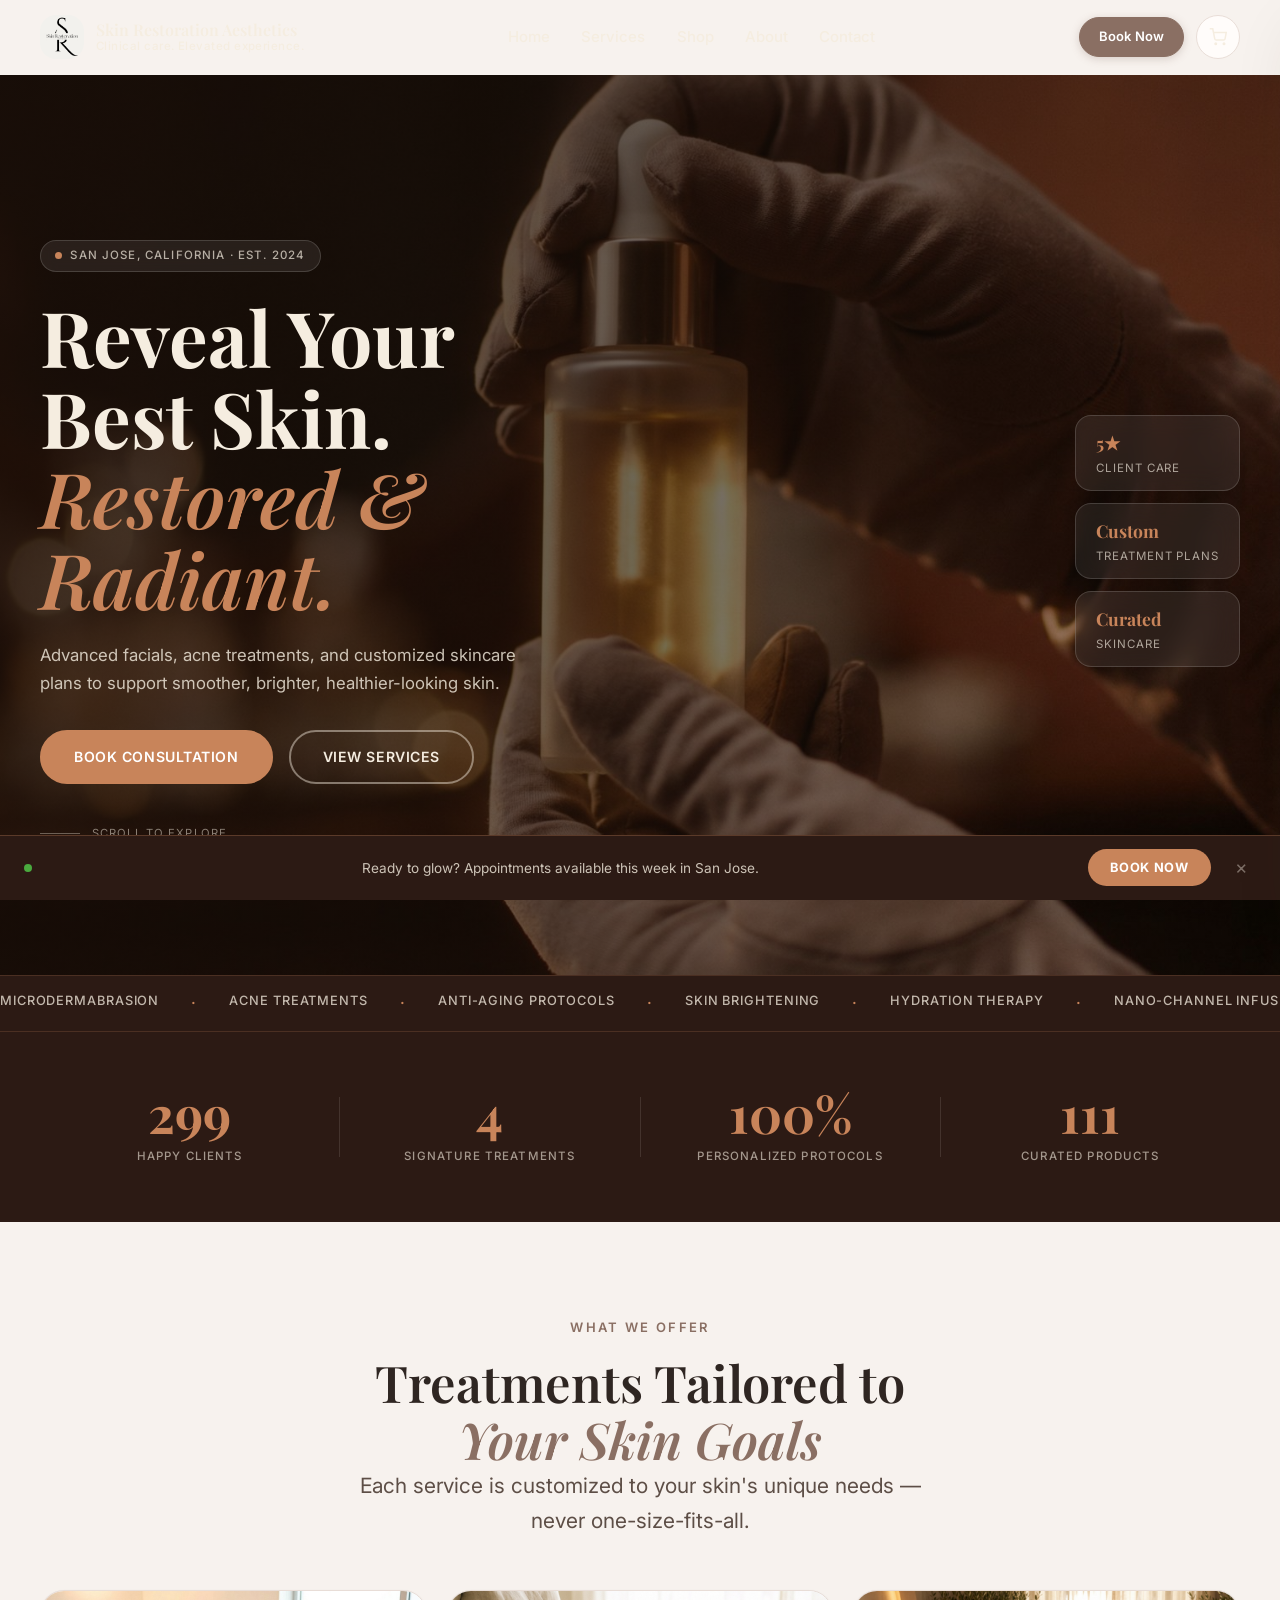
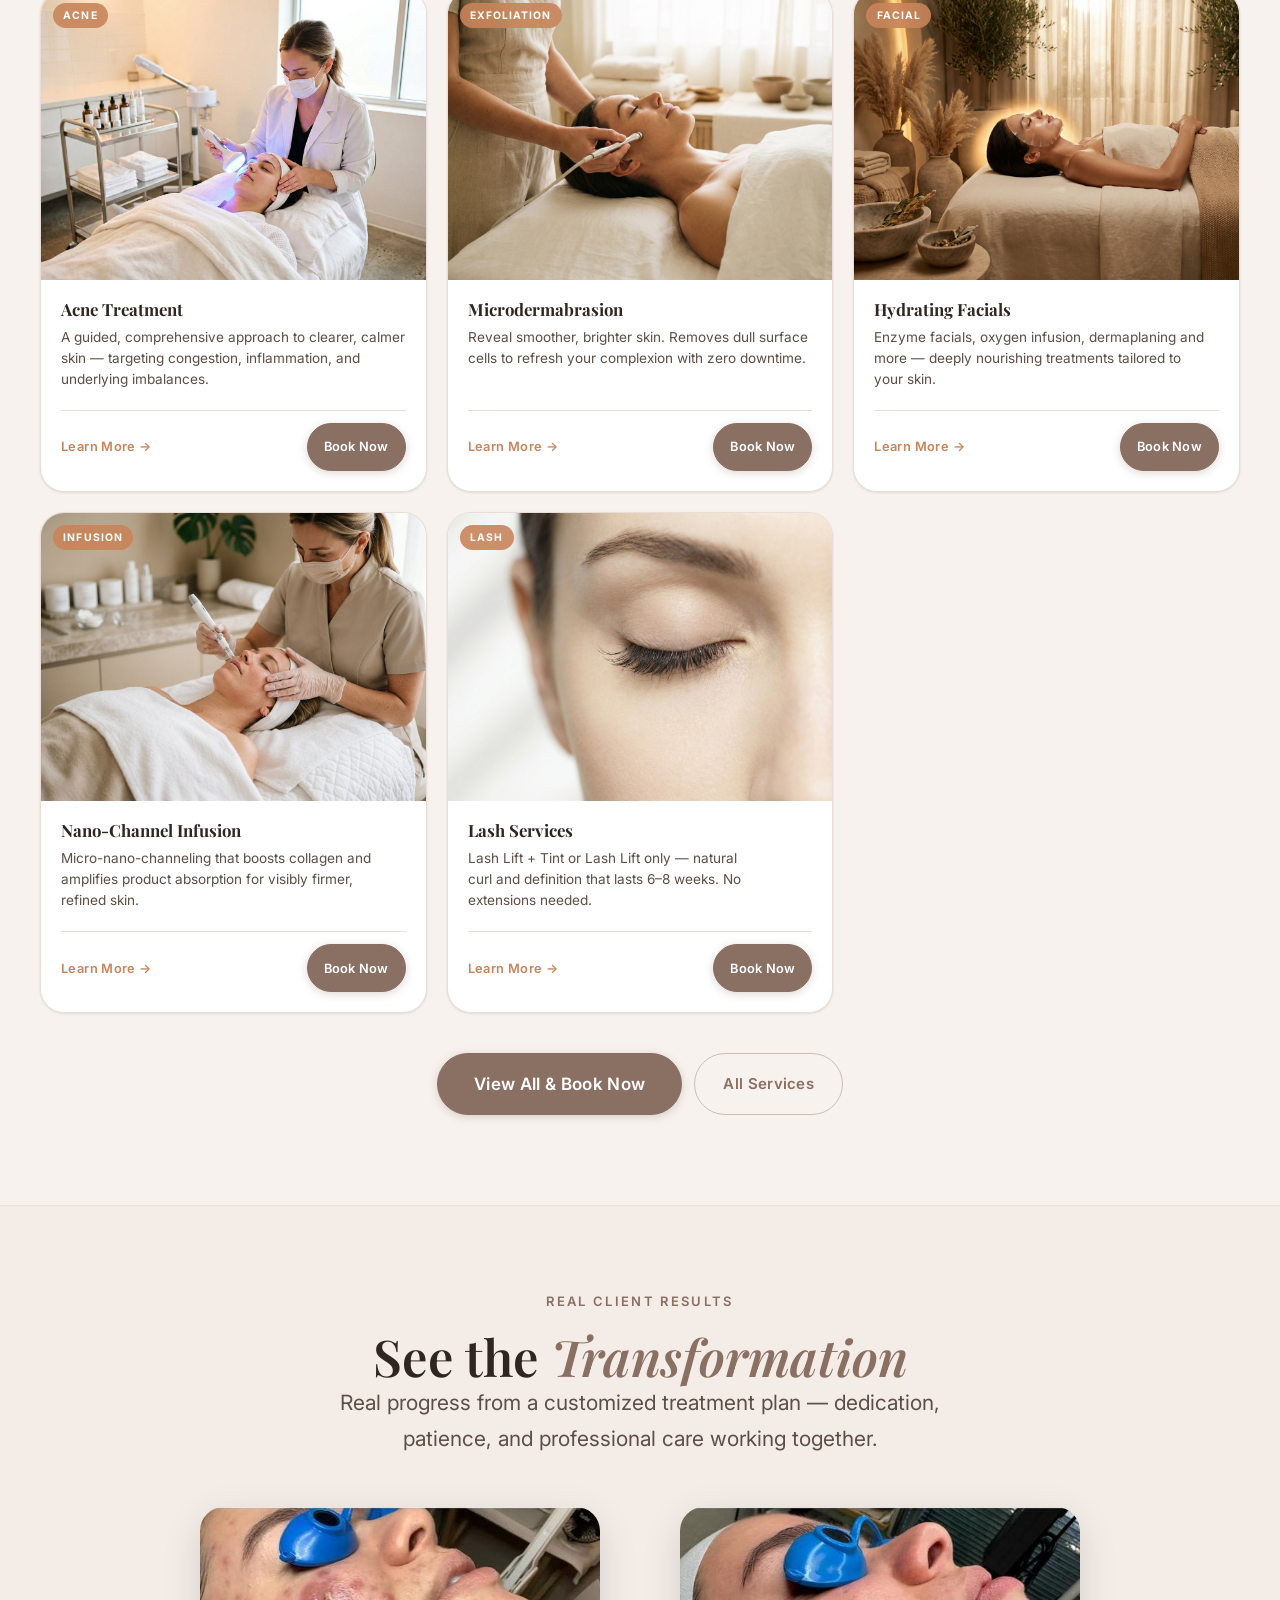
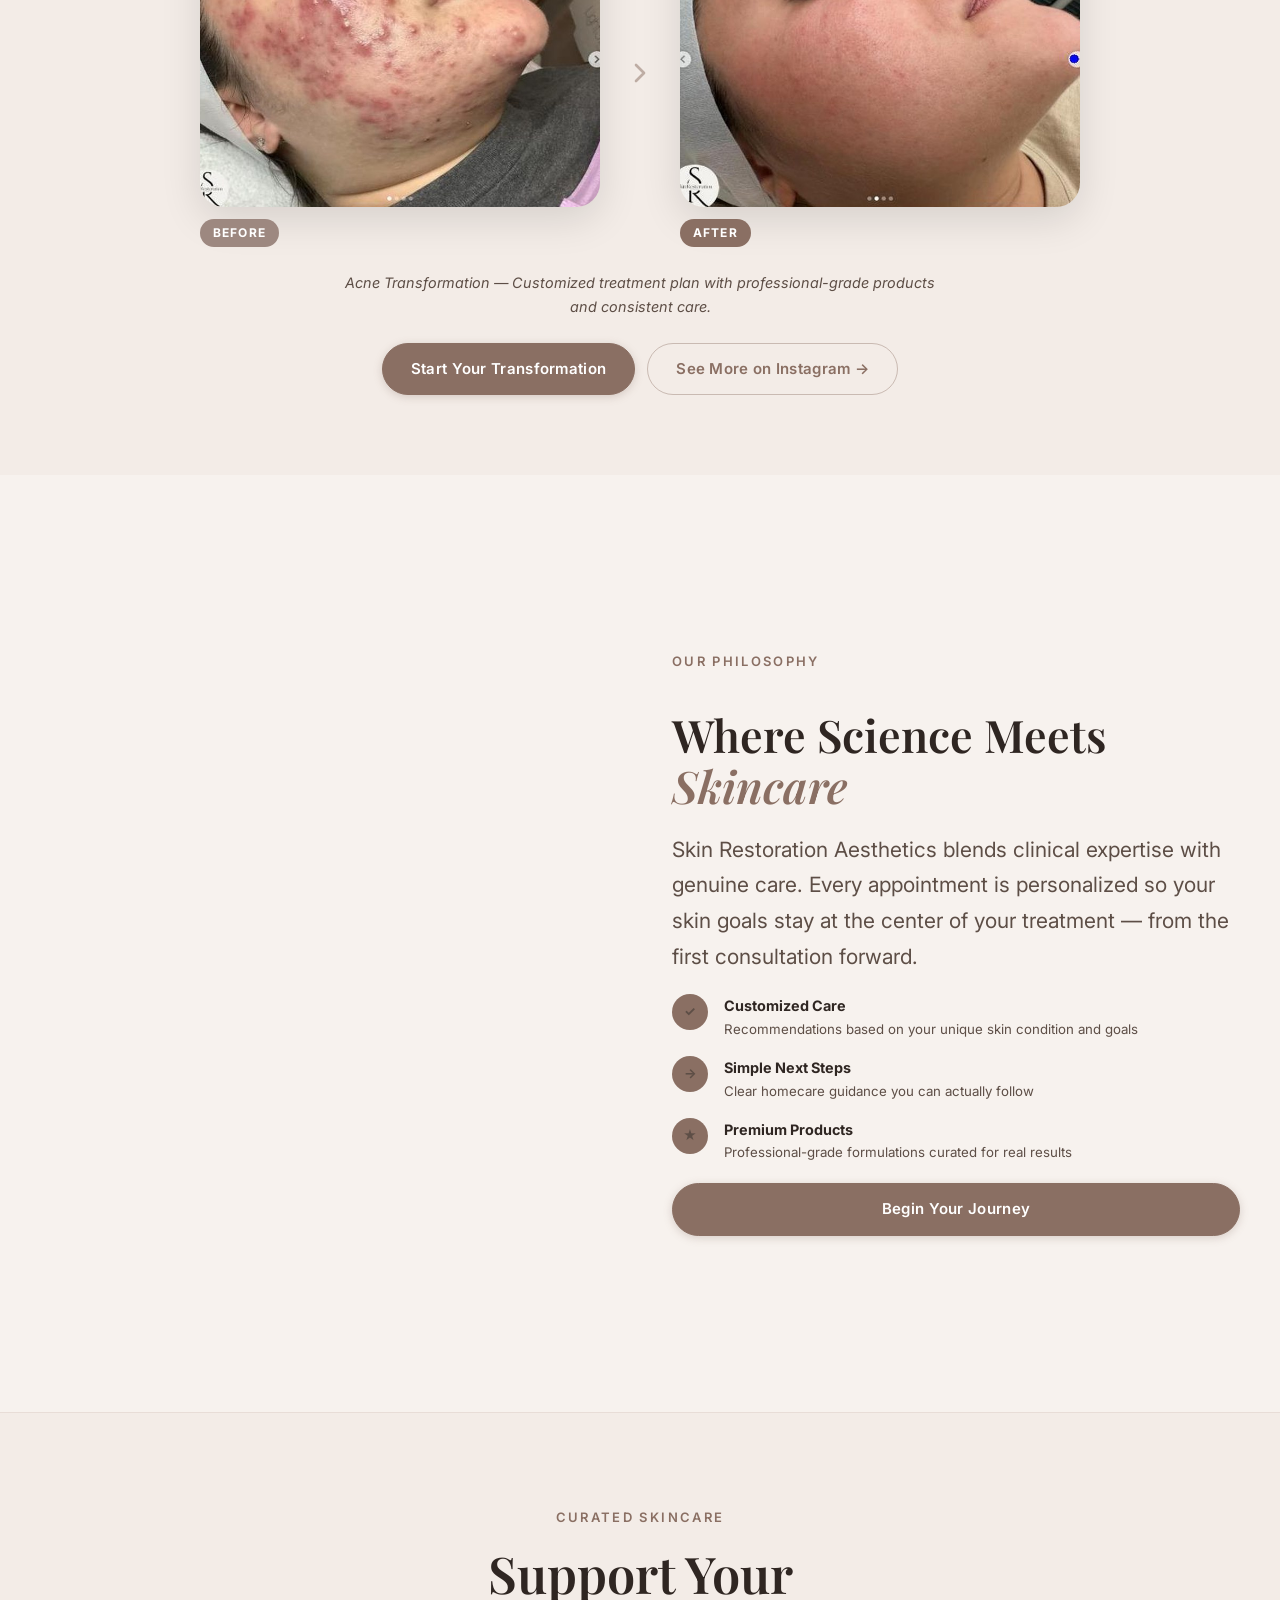
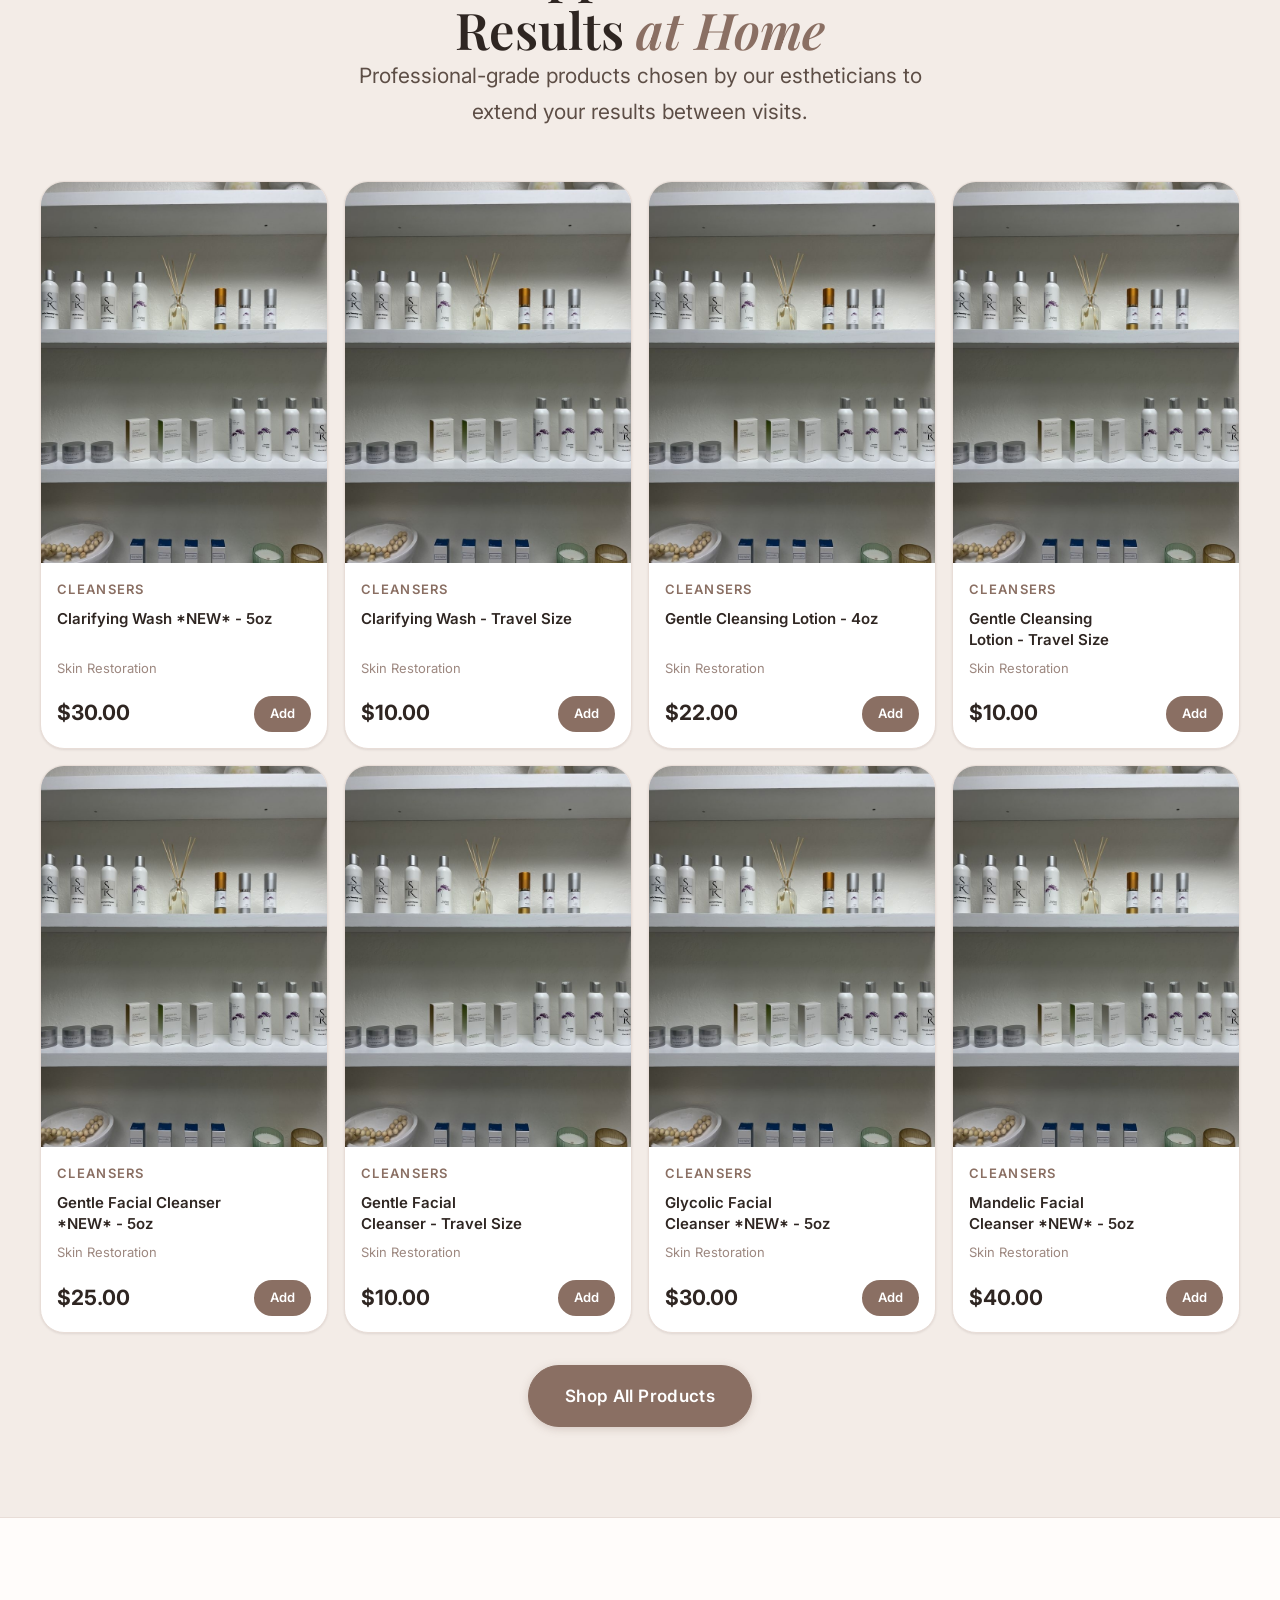
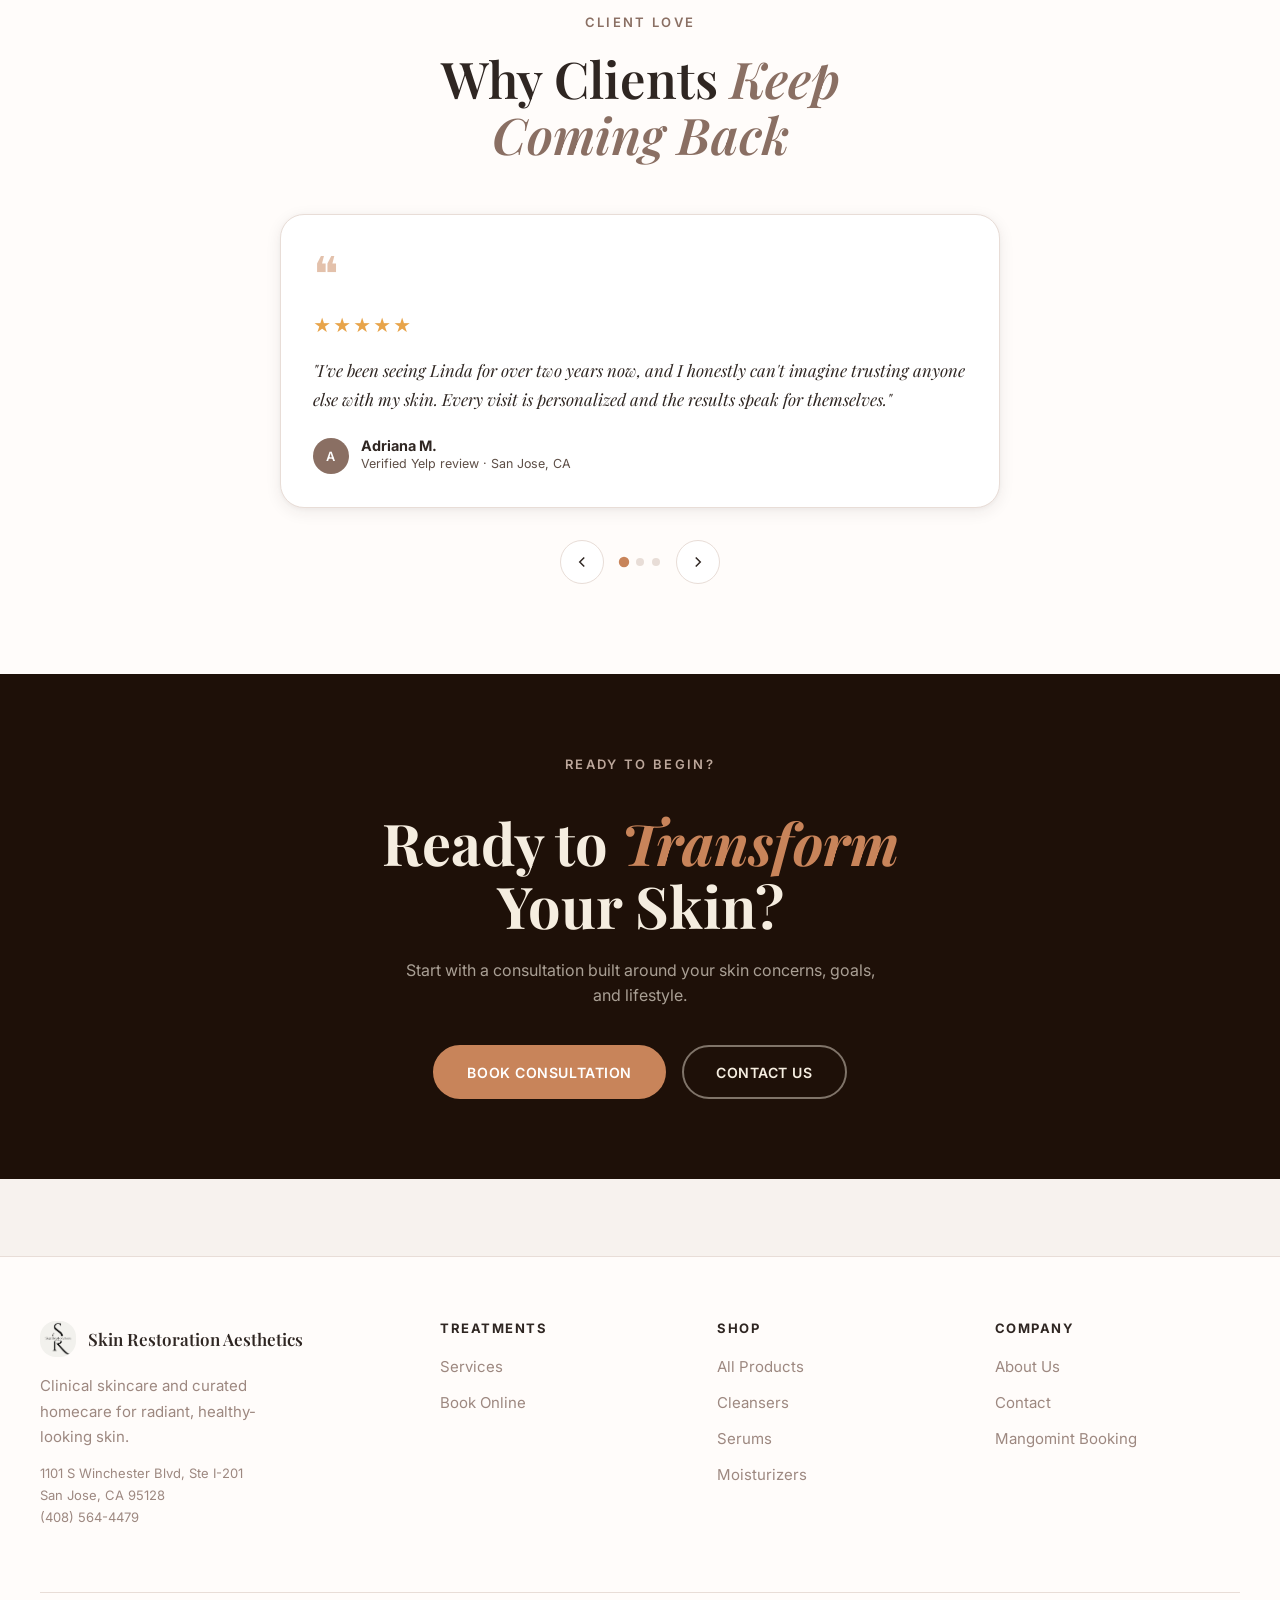
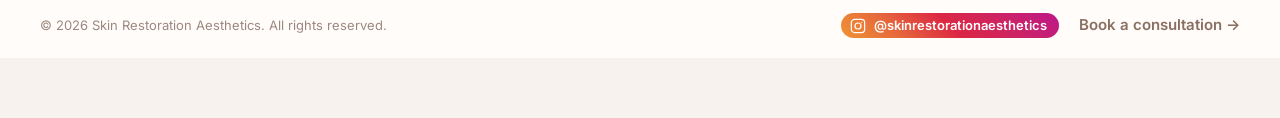
<file: index.html>
<!DOCTYPE html>
<html lang="en">
<head>
  <meta charset="UTF-8">
  <meta name="viewport" content="width=device-width, initial-scale=1.0">
  <title>Skin Restoration Aesthetics | Luxury Skincare & Treatments</title>
  <meta name="description" content="Skin Restoration Aesthetics offers luxury, results-driven skincare treatments and curated professional homecare. Book your personalized consultation today.">
  <meta name="theme-color" content="#2c1a14">

  <meta property="og:title" content="Skin Restoration Aesthetics | Luxury Skincare">
  <meta property="og:description" content="Luxury skincare treatments and curated homecare. Clinical care. Elevated experience.">
  <meta property="og:type" content="website">
  <meta property="og:image" content="android-chrome-512x512.jpg">

  <link rel="preconnect" href="https://fonts.googleapis.com">
  <link rel="preconnect" href="https://fonts.gstatic.com" crossorigin>
  <link href="https://fonts.googleapis.com/css2?family=Inter:wght@300..700&family=Playfair+Display:ital,wght@0,400..700;1,400..600&display=swap" rel="stylesheet">

  <link rel="icon" type="image/jpeg" href="favicon.jpg">
  <link rel="apple-touch-icon" href="apple-touch-icon.jpg">
  <link rel="manifest" href="site.webmanifest">

  <link rel="stylesheet" href="styles.css">
</head>
<body data-page="index.html">
  <div id="headerMount"></div>

  <main>
    <section class="hero-cinematic" aria-label="Hero">
      <div class="hero-cin-bg">
        <img src="hero-bg.jpg" alt="" aria-hidden="true" fetchpriority="high">
        <div class="hero-cin-overlay"></div>
      </div>

      <div class="container hero-cin-inner">
        <div class="hero-cin-copy">
          <div class="hero-location-badge">
            <span class="hero-location-dot"></span>
            San Jose, California · Est. 2024
          </div>

          <h1 class="hero-cin-h1">
            Reveal Your<br>
            Best Skin.<br>
            <em>Restored &amp;<br>Radiant.</em>
          </h1>

          <p class="hero-cin-lead">Advanced facials, acne treatments, and customized skincare plans to support smoother, brighter, healthier-looking skin.</p>

          <div class="hero-cin-btns">
            <a class="btn-cin-primary" href="https://booking.mangomint.com/879442" target="_blank" rel="noopener noreferrer">Book Consultation</a>
            <a class="btn-cin-ghost" href="/services">View Services</a>
          </div>

          <p class="hero-cin-scroll">
            <span class="hero-cin-scroll-line"></span>
            Scroll to explore
          </p>
        </div>

        <div class="hero-cin-badges" aria-hidden="true">
          <div class="hero-float-badge">
            <span class="hero-float-label">5★</span>
            <span class="hero-float-sub">Client Care</span>
          </div>
          <div class="hero-float-badge">
            <span class="hero-float-label">Custom</span>
            <span class="hero-float-sub">Treatment Plans</span>
          </div>
          <div class="hero-float-badge">
            <span class="hero-float-label">Curated</span>
            <span class="hero-float-sub">Skincare</span>
          </div>
        </div>
      </div>
    </section>

    <div class="ticker-bar" aria-hidden="true">
      <div class="ticker-track" id="tickerTrack">
        <span>Microdermabrasion</span><span class="ticker-dot">·</span>
        <span>Acne Treatments</span><span class="ticker-dot">·</span>
        <span>Anti-Aging Protocols</span><span class="ticker-dot">·</span>
        <span>Skin Brightening</span><span class="ticker-dot">·</span>
        <span>Hydration Therapy</span><span class="ticker-dot">·</span>
        <span>Nano-Channel Infusion</span><span class="ticker-dot">·</span>
        <span>Lash Lift &amp; Tint</span><span class="ticker-dot">·</span>
        <span>LED Light Therapy</span><span class="ticker-dot">·</span>
      </div>
    </div>
    <script>
      (function() {
        var t = document.getElementById('tickerTrack');
        if (!t) return;
        t.innerHTML += t.innerHTML;
      })();
    </script>

    <section class="stats-dark-bar">
      <div class="container stats-dark-inner">
        <div class="stat-dark-item">
          <span class="stat-dark-num">299</span>
          <span class="stat-dark-label">Happy Clients</span>
        </div>
        <div class="stat-dark-divider"></div>
        <div class="stat-dark-item">
          <span class="stat-dark-num">4</span>
          <span class="stat-dark-label">Signature Treatments</span>
        </div>
        <div class="stat-dark-divider"></div>
        <div class="stat-dark-item">
          <span class="stat-dark-num">100%</span>
          <span class="stat-dark-label">Personalized Protocols</span>
        </div>
        <div class="stat-dark-divider"></div>
        <div class="stat-dark-item">
          <span class="stat-dark-num">111</span>
          <span class="stat-dark-label">Curated Products</span>
        </div>
      </div>
    </section>

    <section class="section">
      <div class="container">
        <div class="section-header">
          <p class="eyebrow">What We Offer</p>
          <h2>Treatments Tailored to<br><em>Your Skin Goals</em></h2>
          <p class="lead">Each service is customized to your skin's unique needs — never one-size-fits-all.</p>
        </div>

        <div class="photo-service-grid">
          <article class="photo-service-card reveal-card">
            <div class="photo-service-img">
              <img src="service-acne.jpg" alt="Acne treatment" loading="lazy">
              <span class="photo-service-tag">Acne</span>
            </div>
            <div class="photo-service-body">
              <h3>Acne Treatment</h3>
              <p>A guided, comprehensive approach to clearer, calmer skin — targeting congestion, inflammation, and underlying imbalances.</p>
              <div class="photo-service-footer">
                <a class="photo-service-link" href="/services#acne-treatment">Learn More →</a>
                <a class="btn btn-primary" style="font-size:0.8rem;padding:0.4rem 1rem;" href="https://booking.mangomint.com/879442" target="_blank" rel="noopener">Book Now</a>
              </div>
            </div>
          </article>

          <article class="photo-service-card reveal-card">
            <div class="photo-service-img">
              <img src="service-microderm.jpg" alt="Microdermabrasion facial treatment" loading="lazy">
              <span class="photo-service-tag">Exfoliation</span>
            </div>
            <div class="photo-service-body">
              <h3>Microdermabrasion</h3>
              <p>Reveal smoother, brighter skin. Removes dull surface cells to refresh your complexion with zero downtime.</p>
              <div class="photo-service-footer">
                <a class="photo-service-link" href="/services#microdermabrasion">Learn More →</a>
                <a class="btn btn-primary" style="font-size:0.8rem;padding:0.4rem 1rem;" href="https://booking.mangomint.com/879442" target="_blank" rel="noopener">Book Now</a>
              </div>
            </div>
          </article>

          <article class="photo-service-card reveal-card">
            <div class="photo-service-img">
              <img src="service-hydrating.jpg" alt="Hydrating facial treatment" loading="lazy">
              <span class="photo-service-tag">Facial</span>
            </div>
            <div class="photo-service-body">
              <h3>Hydrating Facials</h3>
              <p>Enzyme facials, oxygen infusion, dermaplaning and more — deeply nourishing treatments tailored to your skin.</p>
              <div class="photo-service-footer">
                <a class="photo-service-link" href="/services#hydrating-facials">Learn More →</a>
                <a class="btn btn-primary" style="font-size:0.8rem;padding:0.4rem 1rem;" href="https://booking.mangomint.com/879442" target="_blank" rel="noopener">Book Now</a>
              </div>
            </div>
          </article>

          <article class="photo-service-card reveal-card">
            <div class="photo-service-img">
              <img src="service-nano.jpg" alt="Nano-channel infusion treatment" loading="lazy">
              <span class="photo-service-tag">Infusion</span>
            </div>
            <div class="photo-service-body">
              <h3>Nano-Channel Infusion</h3>
              <p>Micro-nano-channeling that boosts collagen and amplifies product absorption for visibly firmer, refined skin.</p>
              <div class="photo-service-footer">
                <a class="photo-service-link" href="/services#nano-channel-infusion">Learn More →</a>
                <a class="btn btn-primary" style="font-size:0.8rem;padding:0.4rem 1rem;" href="https://booking.mangomint.com/879442" target="_blank" rel="noopener">Book Now</a>
              </div>
            </div>
          </article>

          <article class="photo-service-card reveal-card">
            <div class="photo-service-img">
              <img src="service-lash.jpg" alt="Lash lift and tint service" loading="lazy">
              <span class="photo-service-tag">Lash</span>
            </div>
            <div class="photo-service-body">
              <h3>Lash Services</h3>
              <p>Lash Lift + Tint or Lash Lift only — natural curl and definition that lasts 6–8 weeks. No extensions needed.</p>
              <div class="photo-service-footer">
                <a class="photo-service-link" href="/services#lash-lift">Learn More →</a>
                <a class="btn btn-primary" style="font-size:0.8rem;padding:0.4rem 1rem;" href="https://booking.mangomint.com/879442" target="_blank" rel="noopener">Book Now</a>
              </div>
            </div>
          </article>
        </div>

        <div class="btn-row" style="justify-content:center;margin-top:var(--sp-10);">
          <a class="btn btn-primary btn-lg" href="https://booking.mangomint.com/879442" target="_blank" rel="noopener noreferrer">View All &amp; Book Now</a>
          <a class="btn btn-secondary" href="/services">All Services</a>
        </div>
      </div>
    </section>

    <section class="real-results-section">
      <div class="container">
        <div class="section-header">
          <p class="eyebrow">Real Client Results</p>
          <h2>See the <em>Transformation</em></h2>
          <p class="lead">Real progress from a customized treatment plan — dedication, patience, and professional care working together.</p>
        </div>

        <div class="results-gallery">
          <div class="results-card">
            <div class="results-img-wrap">
              <img src="result-before.jpg" alt="Client skin before acne treatment — moderate to severe acne" loading="lazy">
            </div>
            <div class="results-label results-label--before">Before</div>
          </div>
          <div class="results-arrow" aria-hidden="true">
            <svg width="32" height="32" viewBox="0 0 24 24" fill="none" stroke="currentColor" stroke-width="2" stroke-linecap="round" stroke-linejoin="round"><path d="m9 18 6-6-6-6"/></svg>
          </div>
          <div class="results-card">
            <div class="results-img-wrap">
              <img src="result-after.jpg" alt="Client skin after acne treatment — significantly cleared" loading="lazy">
            </div>
            <div class="results-label results-label--after">After</div>
          </div>
        </div>

        <p class="results-caption">Acne Transformation — Customized treatment plan with professional-grade products and consistent care.</p>

        <div class="btn-row" style="justify-content:center;margin-top:var(--sp-6);">
          <a class="btn btn-primary" href="https://booking.mangomint.com/879442" target="_blank" rel="noopener noreferrer">Start Your Transformation</a>
          <a class="btn btn-secondary" href="https://www.instagram.com/skinrestorationaesthetics" target="_blank" rel="noopener noreferrer">See More on Instagram →</a>
        </div>
      </div>
    </section>

    <section class="section about-split-section">
      <div class="container about-split-grid">
        <div class="about-split-photo reveal-card">
          <img src="about-portrait.jpg" alt="Skin Restoration Aesthetics team" loading="lazy">
          <div class="about-photo-badge">
            <svg width="16" height="16" viewBox="0 0 24 24" fill="none" stroke="currentColor" stroke-width="2"><path d="m12 2-3.09 6.26L2 9.27l5 4.87-1.18 6.88L12 17.77l6.18 3.25L17 14.14l5-4.87-6.91-1.01L12 2z"/></svg>
            5★ Rated Studio
          </div>
        </div>
        <div class="about-split-copy">
          <p class="eyebrow">Our Philosophy</p>
          <h2>Where Science Meets<br><em>Skincare</em></h2>
          <p class="lead">Skin Restoration Aesthetics blends clinical expertise with genuine care. Every appointment is personalized so your skin goals stay at the center of your treatment — from the first consultation forward.</p>
          <ul class="about-pillars">
            <li>
              <span class="about-pillar-icon">✓</span>
              <div>
                <strong>Customized Care</strong>
                <span>Recommendations based on your unique skin condition and goals</span>
              </div>
            </li>
            <li>
              <span class="about-pillar-icon">→</span>
              <div>
                <strong>Simple Next Steps</strong>
                <span>Clear homecare guidance you can actually follow</span>
              </div>
            </li>
            <li>
              <span class="about-pillar-icon">★</span>
              <div>
                <strong>Premium Products</strong>
                <span>Professional-grade formulations curated for real results</span>
              </div>
            </li>
          </ul>
          <a class="btn btn-primary" href="/about">Begin Your Journey</a>
        </div>
      </div>
    </section>

    <section class="section" style="background:var(--bg-alt);border-top:1px solid var(--border);">
      <div class="container">
        <div class="section-header">
          <p class="eyebrow">Curated Skincare</p>
          <h2>Support Your Results <em>at Home</em></h2>
          <p class="lead">Professional-grade products chosen by our estheticians to extend your results between visits.</p>
        </div>

        <div class="featured-products-grid" id="featuredProducts"></div>

        <div class="btn-row" style="justify-content:center;margin-top:var(--sp-8);">
          <a class="btn btn-primary btn-lg" href="/shop">Shop All Products</a>
        </div>
      </div>
    </section>

    <section class="section testimonials-section">
      <div class="container">
        <div class="section-header">
          <p class="eyebrow">Client Love</p>
          <h2>Why Clients <em>Keep Coming Back</em></h2>
        </div>

        <div class="testimonials-carousel" id="testimonialsCarousel">
          <div class="testimonial-card-v2 active">
            <div class="tc-quote">❝</div>
            <div class="stars">★★★★★</div>
            <p class="testimonial-text">"I've been seeing Linda for over two years now, and I honestly can't imagine trusting anyone else with my skin. Every visit is personalized and the results speak for themselves."</p>
            <div class="testimonial-author">
              <div class="author-initial" aria-hidden="true">A</div>
              <div>
                <div class="author-name">Adriana M.</div>
                <div class="author-title">Verified Yelp review · San Jose, CA</div>
              </div>
            </div>
          </div>

          <div class="testimonial-card-v2">
            <div class="tc-quote">❝</div>
            <div class="stars">★★★★★</div>
            <p class="testimonial-text">"I started coming here years ago for acne treatments, back when they were called Acneology. The expertise and care has only gotten better. I highly recommend following their skincare regimens."</p>
            <div class="testimonial-author">
              <div class="author-initial" aria-hidden="true">J</div>
              <div>
                <div class="author-name">Jennifer L.</div>
                <div class="author-title">Verified Yelp review · San Jose, CA</div>
              </div>
            </div>
          </div>

          <div class="testimonial-card-v2">
            <div class="tc-quote">❝</div>
            <div class="stars">★★★★★</div>
            <p class="testimonial-text">"They know what's best for your skin condition. I highly recommend following their skincare regimens — my skin has never looked or felt better since starting here."</p>
            <div class="testimonial-author">
              <div class="author-initial" aria-hidden="true">S</div>
              <div>
                <div class="author-name">Sara K.</div>
                <div class="author-title">Verified Yelp review · Santa Clara, CA</div>
              </div>
            </div>
          </div>
        </div>

        <div class="tc-controls">
          <button class="tc-arrow" id="tcPrev" aria-label="Previous testimonial">
            <svg width="18" height="18" viewBox="0 0 24 24" fill="none" stroke="currentColor" stroke-width="2"><path d="m15 18-6-6 6-6"/></svg>
          </button>
          <div class="tc-dots">
            <button class="tc-dot active" data-idx="0"></button>
            <button class="tc-dot" data-idx="1"></button>
            <button class="tc-dot" data-idx="2"></button>
          </div>
          <button class="tc-arrow" id="tcNext" aria-label="Next testimonial">
            <svg width="18" height="18" viewBox="0 0 24 24" fill="none" stroke="currentColor" stroke-width="2"><path d="m9 18 6-6-6-6"/></svg>
          </button>
        </div>
      </div>
    </section>

    <section class="dark-cta-section">
      <div class="container dark-cta-inner">
        <p class="eyebrow" style="color:var(--accent)">Ready to Begin?</p>
        <h2>Ready to <em>Transform</em><br>Your Skin?</h2>
        <p class="dark-cta-sub">Start with a consultation built around your skin concerns, goals, and lifestyle.</p>
        <div class="dark-cta-btns">
          <a class="btn-cin-primary" href="https://booking.mangomint.com/879442" target="_blank" rel="noopener noreferrer">Book Consultation</a>
          <a class="btn-cin-ghost" href="/contact">Contact Us</a>
        </div>
      </div>
    </section>
  </main>

  <div id="footerMount"></div>
  <div id="cartMount"></div>

  <div class="booking-bar" id="bookingBar">
    <span class="booking-bar-dot"></span>
    <span class="booking-bar-text">Ready to glow? Appointments available this week in San Jose.</span>
    <a class="booking-bar-btn" href="https://booking.mangomint.com/879442" target="_blank" rel="noopener noreferrer">Book Now</a>
    <button class="booking-bar-close" onclick="document.getElementById('bookingBar').style.display='none'" aria-label="Dismiss">×</button>
  </div>

  <script src="data.js"></script>
  <script src="utils.js"></script>
  <script src="checkout.js"></script>
  <script>
    (function() {
      const cards = document.querySelectorAll('.testimonial-card-v2');
      const dots = document.querySelectorAll('.tc-dot');
      let current = 0;

      function show(idx) {
        cards.forEach((c, i) => c.classList.toggle('active', i === idx));
        dots.forEach((d, i) => d.classList.toggle('active', i === idx));
        current = idx;
      }

      document.getElementById('tcNext')?.addEventListener('click', () => show((current + 1) % cards.length));
      document.getElementById('tcPrev')?.addEventListener('click', () => show((current - 1 + cards.length) % cards.length));
      dots.forEach(d => d.addEventListener('click', () => show(+d.dataset.idx)));
      setInterval(() => show((current + 1) % cards.length), 5000);
    })();

    (function() {
      const obs = new IntersectionObserver(entries => {
        entries.forEach(e => { if (e.isIntersecting) { e.target.classList.add('revealed'); obs.unobserve(e.target); } });
      }, { threshold: 0.1 });
      document.querySelectorAll('.reveal-card').forEach(el => obs.observe(el));
    })();
  </script>
</body>
</html>
</file>
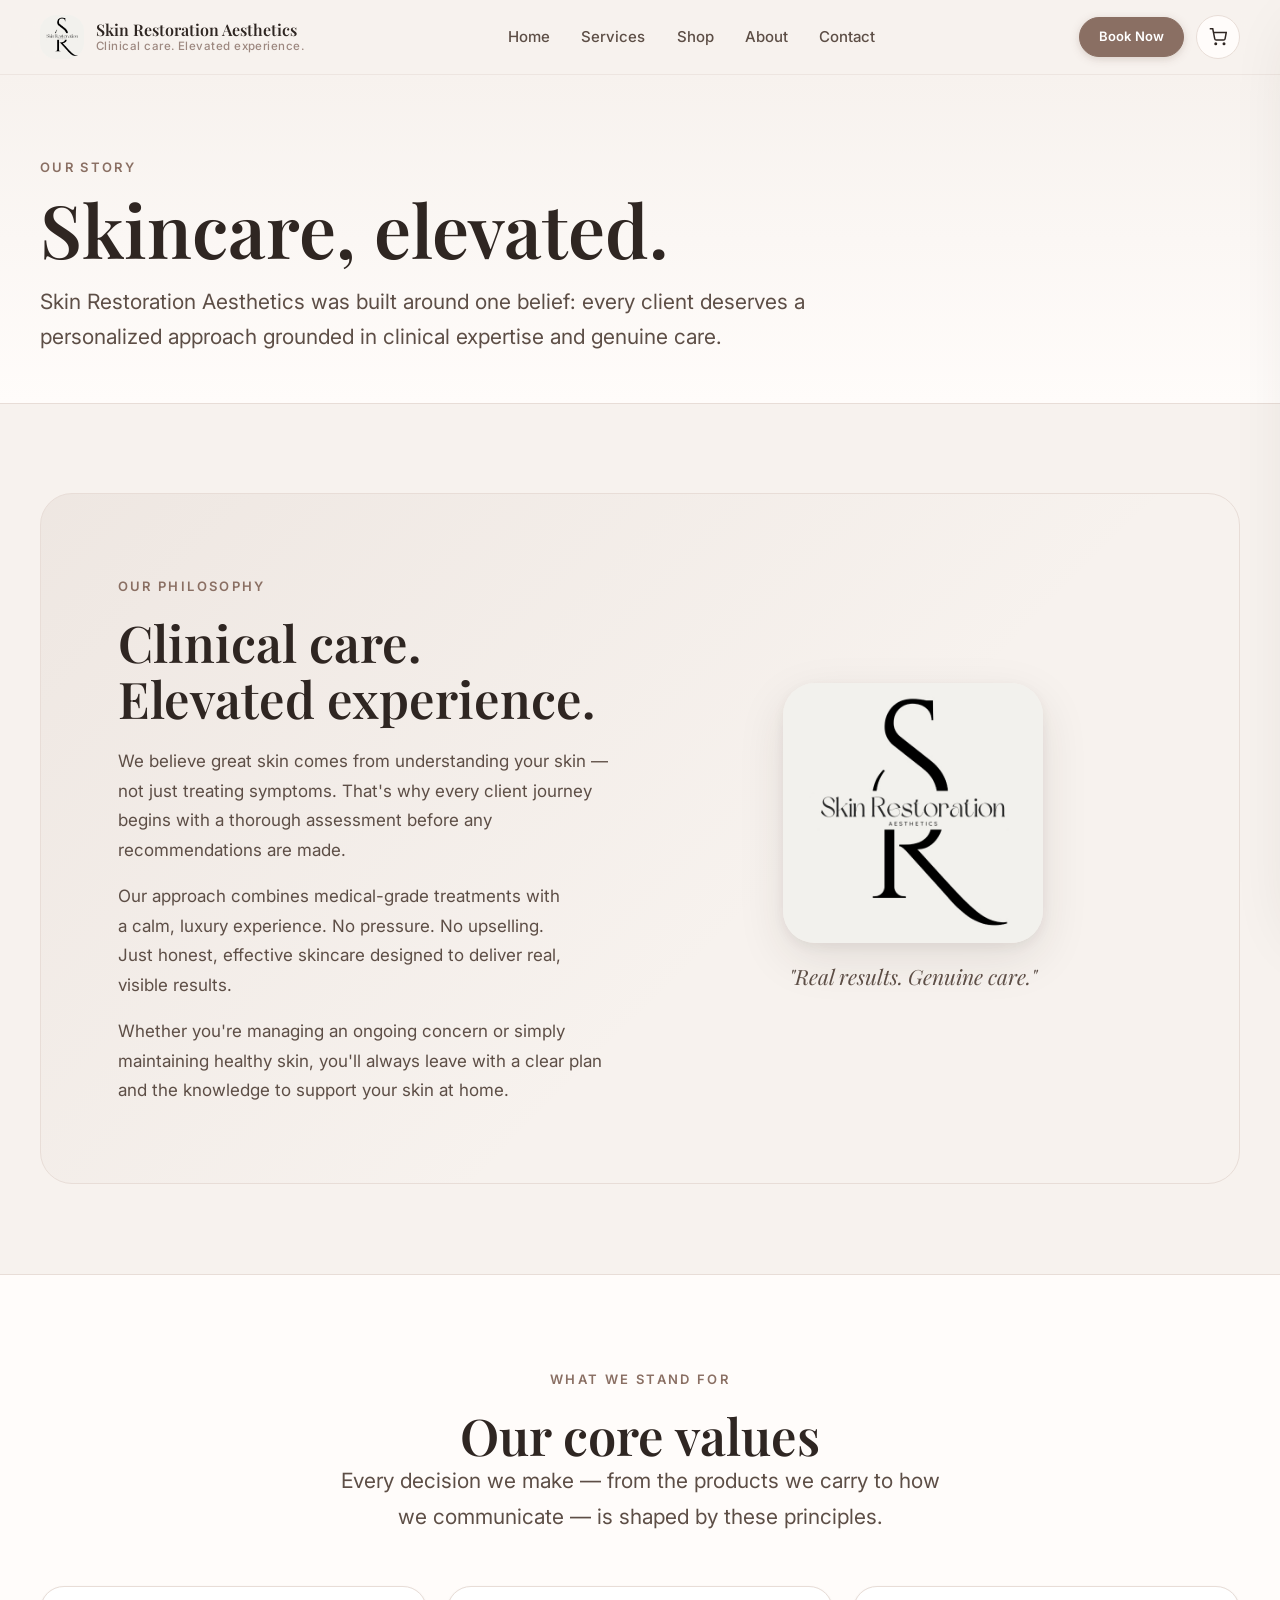
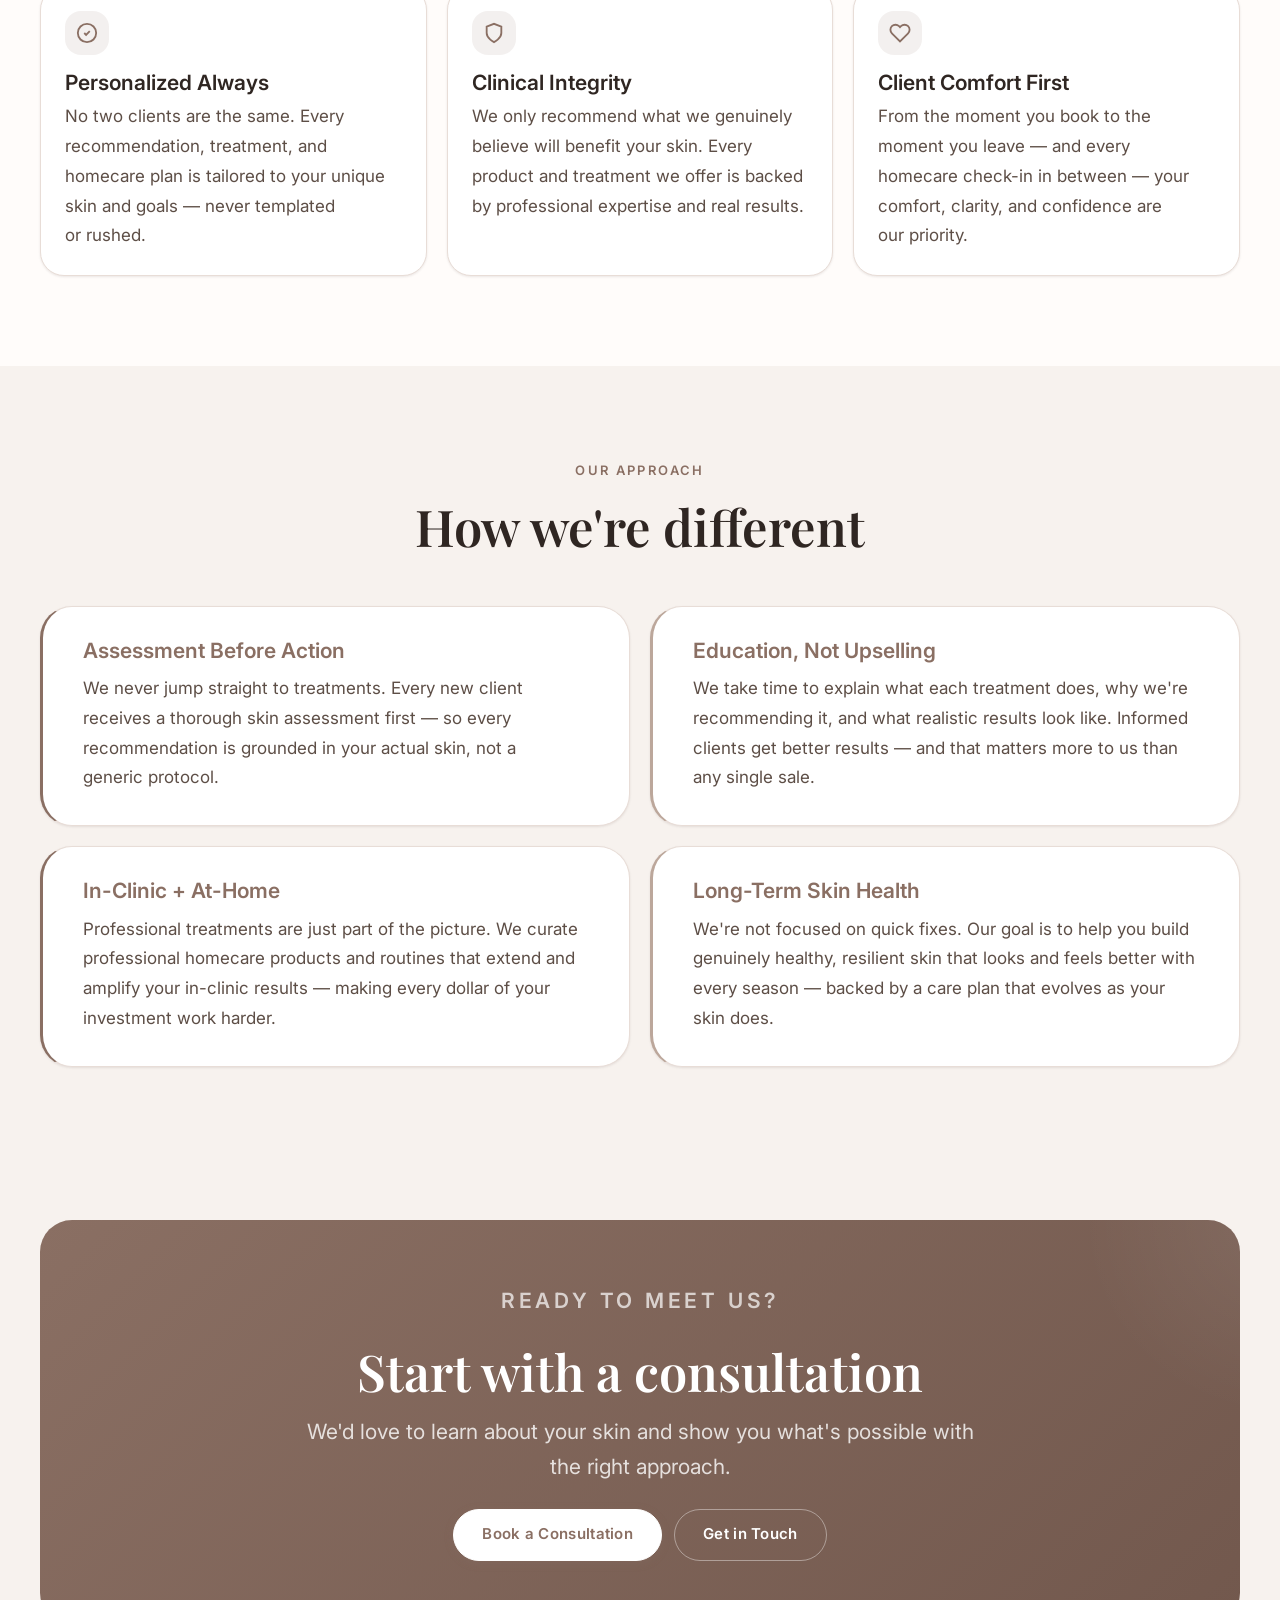
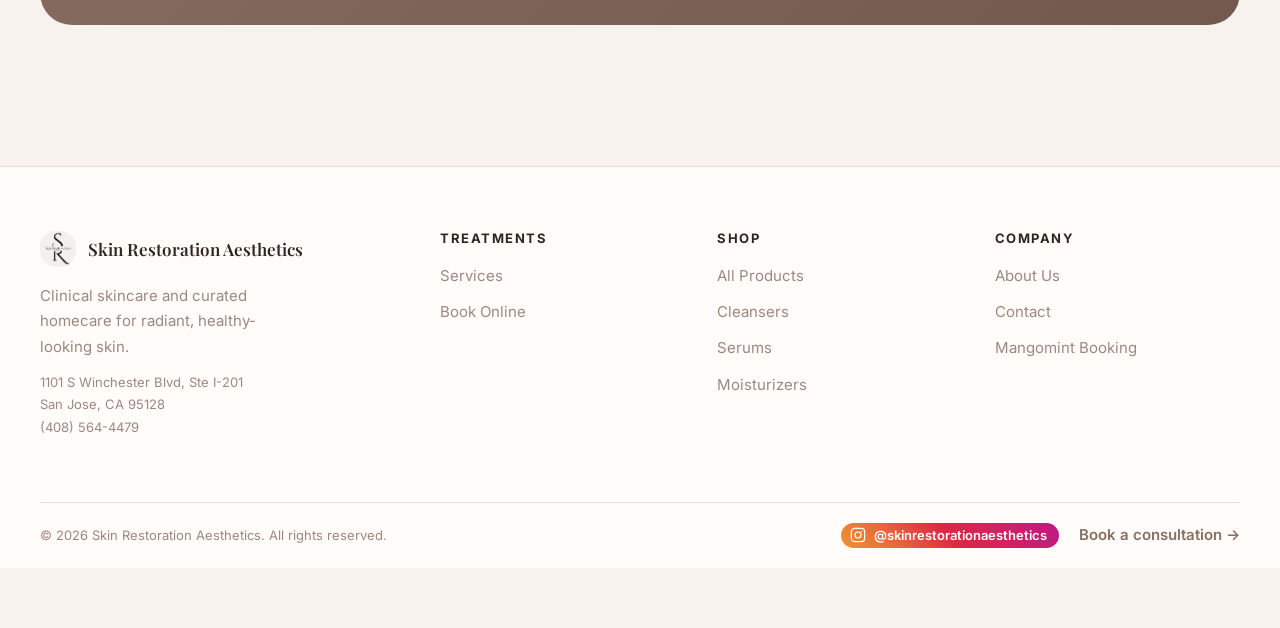
<file: about.html>
<!DOCTYPE html>
<html lang="en">
<head>
  <meta charset="UTF-8">
  <meta name="viewport" content="width=device-width, initial-scale=1.0">
  <title>About | Skin Restoration Aesthetics</title>
  <meta name="description" content="Learn about Skin Restoration Aesthetics — our approach to clinical skincare, personalized treatment philosophy, and commitment to visible, lasting results.">
  <meta name="theme-color" content="#8a6f63">
  <meta property="og:title" content="About | Skin Restoration Aesthetics">
  <meta property="og:description" content="Clinical care. Elevated experience. Learn about our philosophy and approach.">
  <meta property="og:type" content="website">

  <link rel="preconnect" href="https://fonts.googleapis.com">
  <link rel="preconnect" href="https://fonts.gstatic.com" crossorigin>
  <link href="https://fonts.googleapis.com/css2?family=Inter:wght@300..700&family=Playfair+Display:ital,wght@0,400..700;1,400..600&display=swap" rel="stylesheet">
  <link rel="icon" type="image/jpeg" href="favicon.jpg">
  <link rel="apple-touch-icon" href="apple-touch-icon.jpg">
  <link rel="manifest" href="site.webmanifest">
  <link rel="stylesheet" href="styles.css">
</head>
<body data-page="about.html">
  <div id="headerMount"></div>

  <main>

    <!-- ── PAGE HERO ─────────────────────────────────────────── -->
    <section class="page-hero">
      <div class="container">
        <p class="eyebrow">Our Story</p>
        <h1>Skincare, elevated.</h1>
        <p class="lead">Skin Restoration Aesthetics was built around one belief: every client deserves a personalized approach grounded in clinical expertise and genuine care.</p>
      </div>
    </section>

    <!-- ── PHILOSOPHY ────────────────────────────────────────── -->
    <section class="section">
      <div class="container">
        <div class="about-hero">
          <div style="display:grid;grid-template-columns:1fr 1fr;gap:var(--sp-12);align-items:center;">
            <div>
              <p class="eyebrow">Our philosophy</p>
              <h2 style="margin-bottom:var(--sp-5);">Clinical care.<br>Elevated experience.</h2>
              <p class="body-text" style="margin-bottom:var(--sp-4);">We believe great skin comes from understanding your skin — not just treating symptoms. That's why every client journey begins with a thorough assessment before any recommendations are made.</p>
              <p class="body-text" style="margin-bottom:var(--sp-4);">Our approach combines medical-grade treatments with a calm, luxury experience. No pressure. No upselling. Just honest, effective skincare designed to deliver real, visible results.</p>
              <p class="body-text">Whether you're managing an ongoing concern or simply maintaining healthy skin, you'll always leave with a clear plan and the knowledge to support your skin at home.</p>
            </div>
            <div style="text-align:center;padding:var(--sp-8);">
              <img src="logo.jpg" alt="Skin Restoration Aesthetics" style="width:min(260px,100%);border-radius:var(--radius-xl);box-shadow:var(--shadow-lg);margin-inline:auto;">
              <p style="margin-top:var(--sp-4);font-family:var(--font-display);font-size:var(--text-lg);color:var(--text-muted);font-style:italic;">"Real results. Genuine care."</p>
            </div>
          </div>
        </div>
      </div>
    </section>

    <!-- ── VALUES ────────────────────────────────────────────── -->
    <section class="section" style="background:var(--surface);border-top:1px solid var(--border);">
      <div class="container">
        <div class="section-header">
          <p class="eyebrow">What we stand for</p>
          <h2>Our core values</h2>
          <p class="lead">Every decision we make — from the products we carry to how we communicate — is shaped by these principles.</p>
        </div>

        <div class="values-grid">
          <div class="value-card">
            <div class="value-icon">
              <svg width="22" height="22" viewBox="0 0 24 24" fill="none" stroke="currentColor" stroke-width="2">
                <circle cx="12" cy="12" r="10"/><path d="m9 12 2 2 4-4"/>
              </svg>
            </div>
            <h4 style="margin-bottom:var(--sp-2);">Personalized Always</h4>
            <p class="body-text">No two clients are the same. Every recommendation, treatment, and homecare plan is tailored to your unique skin and goals — never templated or rushed.</p>
          </div>

          <div class="value-card">
            <div class="value-icon">
              <svg width="22" height="22" viewBox="0 0 24 24" fill="none" stroke="currentColor" stroke-width="2">
                <path d="M12 22s8-4 8-10V5l-8-3-8 3v7c0 6 8 10 8 10z"/>
              </svg>
            </div>
            <h4 style="margin-bottom:var(--sp-2);">Clinical Integrity</h4>
            <p class="body-text">We only recommend what we genuinely believe will benefit your skin. Every product and treatment we offer is backed by professional expertise and real results.</p>
          </div>

          <div class="value-card">
            <div class="value-icon">
              <svg width="22" height="22" viewBox="0 0 24 24" fill="none" stroke="currentColor" stroke-width="2">
                <path d="M20.84 4.61a5.5 5.5 0 0 0-7.78 0L12 5.67l-1.06-1.06a5.5 5.5 0 0 0-7.78 7.78l1.06 1.06L12 21.23l7.78-7.78 1.06-1.06a5.5 5.5 0 0 0 0-7.78z"/>
              </svg>
            </div>
            <h4 style="margin-bottom:var(--sp-2);">Client Comfort First</h4>
            <p class="body-text">From the moment you book to the moment you leave — and every homecare check-in in between — your comfort, clarity, and confidence are our priority.</p>
          </div>
        </div>
      </div>
    </section>

    <!-- ── APPROACH ───────────────────────────────────────────── -->
    <section class="section">
      <div class="container">
        <div class="section-header">
          <p class="eyebrow">Our approach</p>
          <h2>How we're different</h2>
        </div>

        <div class="panel-grid">
          <div class="info-panel" style="border-left:3px solid var(--primary);">
            <h4 style="color:var(--primary);margin-bottom:var(--sp-3);">Assessment Before Action</h4>
            <p class="body-text">We never jump straight to treatments. Every new client receives a thorough skin assessment first — so every recommendation is grounded in your actual skin, not a generic protocol.</p>
          </div>

          <div class="info-panel" style="border-left:3px solid var(--accent);">
            <h4 style="color:var(--primary);margin-bottom:var(--sp-3);">Education, Not Upselling</h4>
            <p class="body-text">We take time to explain what each treatment does, why we're recommending it, and what realistic results look like. Informed clients get better results — and that matters more to us than any single sale.</p>
          </div>

          <div class="info-panel" style="border-left:3px solid var(--primary);">
            <h4 style="color:var(--primary);margin-bottom:var(--sp-3);">In-Clinic + At-Home</h4>
            <p class="body-text">Professional treatments are just part of the picture. We curate professional homecare products and routines that extend and amplify your in-clinic results — making every dollar of your investment work harder.</p>
          </div>

          <div class="info-panel" style="border-left:3px solid var(--accent);">
            <h4 style="color:var(--primary);margin-bottom:var(--sp-3);">Long-Term Skin Health</h4>
            <p class="body-text">We're not focused on quick fixes. Our goal is to help you build genuinely healthy, resilient skin that looks and feels better with every season — backed by a care plan that evolves as your skin does.</p>
          </div>
        </div>
      </div>
    </section>

    <!-- ── CTA ───────────────────────────────────────────────── -->
    <section class="section-sm">
      <div class="container">
        <div class="cta-strip">
          <p class="eyebrow" style="color:rgba(255,255,255,0.7)">Ready to meet us?</p>
          <h2>Start with a consultation</h2>
          <p>We'd love to learn about your skin and show you what's possible with the right approach.</p>
          <div class="btn-row" style="justify-content:center;">
            <a class="btn btn-primary" href="https://booking.mangomint.com/879442" target="_blank" rel="noopener noreferrer">Book a Consultation</a>
            <a class="btn btn-secondary" href="/contact">Get in Touch</a>
          </div>
        </div>
      </div>
    </section>

  </main>

  <div id="footerMount"></div>
  <div id="cartMount"></div>
  <script src="data.js"></script>
  <script src="utils.js"></script>
  <script src="checkout.js"></script>
<script data-pplx-inline-edit>
(function(){
  if(window===window.top)return;
  function inlineAll(orig,clone){
    if(orig.nodeType!==1)return;
    try{
      var cs=getComputedStyle(orig);
      var t='';
      for(var i=0;i<cs.length;i++){t+=cs[i]+':'+cs.getPropertyValue(cs[i])+';';}
      clone.style.cssText=t;
    }catch(e){}
    var oc=orig.children,cc=clone.children;
    for(var j=0;j<oc.length&&j<cc.length;j++){inlineAll(oc[j],cc[j]);}
  }
  function stripExternal(clone){
    var imgs=clone.querySelectorAll('img');
    for(var i=0;i<imgs.length;i++){
      var s=imgs[i].getAttribute('src');
      if(s&&!s.startsWith('data:'))imgs[i].removeAttribute('src');
    }
    var all=clone.querySelectorAll('*');
    for(var i=0;i<all.length;i++){
      var st=all[i].style.cssText;
      if(st&&st.indexOf('url(')>=0){
        all[i].style.cssText=st.replace(/url\(["']?(?!data:)[^)"']*["']?\)/gi,'none');
      }
    }
  }
  window.addEventListener('message',function(e){
    if(!e.data||e.data.type!=='INLINE_EDIT_CAPTURE_REQUEST')return;
    var scrollX=window.scrollX||window.pageXOffset||0;
    var scrollY=window.scrollY||window.pageYOffset||0;
    var w=window.innerWidth,h=window.innerHeight;
    try{
      var clone=document.documentElement.cloneNode(true);
      var rm=clone.querySelectorAll('script,link[rel="stylesheet"],style');
      for(var i=0;i<rm.length;i++){rm[i].remove();}
      inlineAll(document.documentElement,clone);
      stripExternal(clone);
      var html=new XMLSerializer().serializeToString(clone);
      var svg='<svg xmlns="http://www.w3.org/2000/svg" width="'+w+'" height="'+h+'">'
        +'<foreignObject width="100%" height="100%">'
        +'<div xmlns="http://www.w3.org/1999/xhtml" style="width:'+w+'px;height:'+h+'px;overflow:hidden">'
        +'<div style="transform:translate(-'+scrollX+'px,-'+scrollY+'px);transform-origin:top left">'
        +html+'</div></div></foreignObject></svg>';
      var svgUrl='data:image/svg+xml;charset=utf-8,'+encodeURIComponent(svg);
      var img=new Image();
      img.onload=function(){
        var c=document.createElement('canvas');c.width=w;c.height=h;
        c.getContext('2d').drawImage(img,0,0);
        window.parent.postMessage({type:'INLINE_EDIT_SCREENSHOT_RESULT',dataUrl:c.toDataURL('image/png'),scrollX:scrollX,scrollY:scrollY},'*');
      };
      img.onerror=function(){
        window.parent.postMessage({type:'INLINE_EDIT_SCREENSHOT_RESULT',dataUrl:null,scrollX:scrollX,scrollY:scrollY},'*');
      };
      img.src=svgUrl;
    }catch(err){
      window.parent.postMessage({type:'INLINE_EDIT_SCREENSHOT_RESULT',dataUrl:null,scrollX:scrollX,scrollY:scrollY},'*');
    }
  });
})();
</script></body>
</html>
</file>
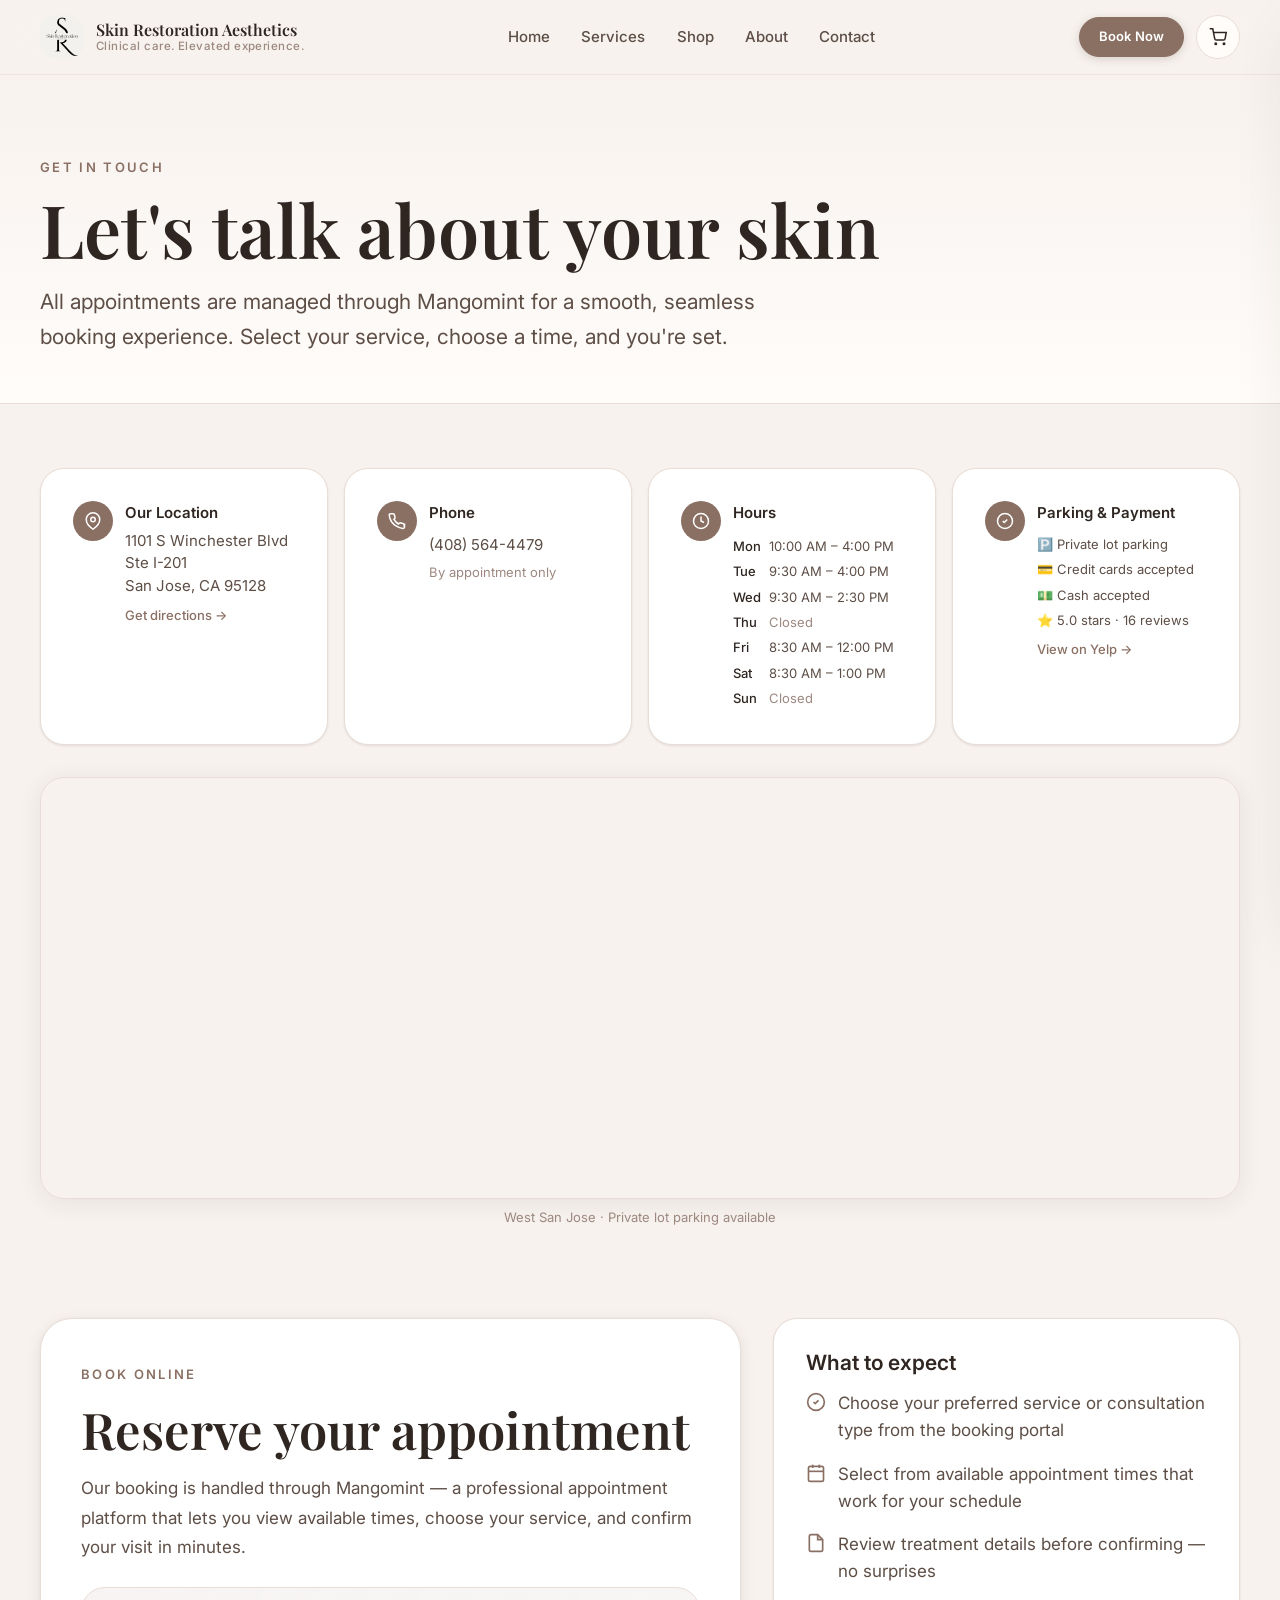
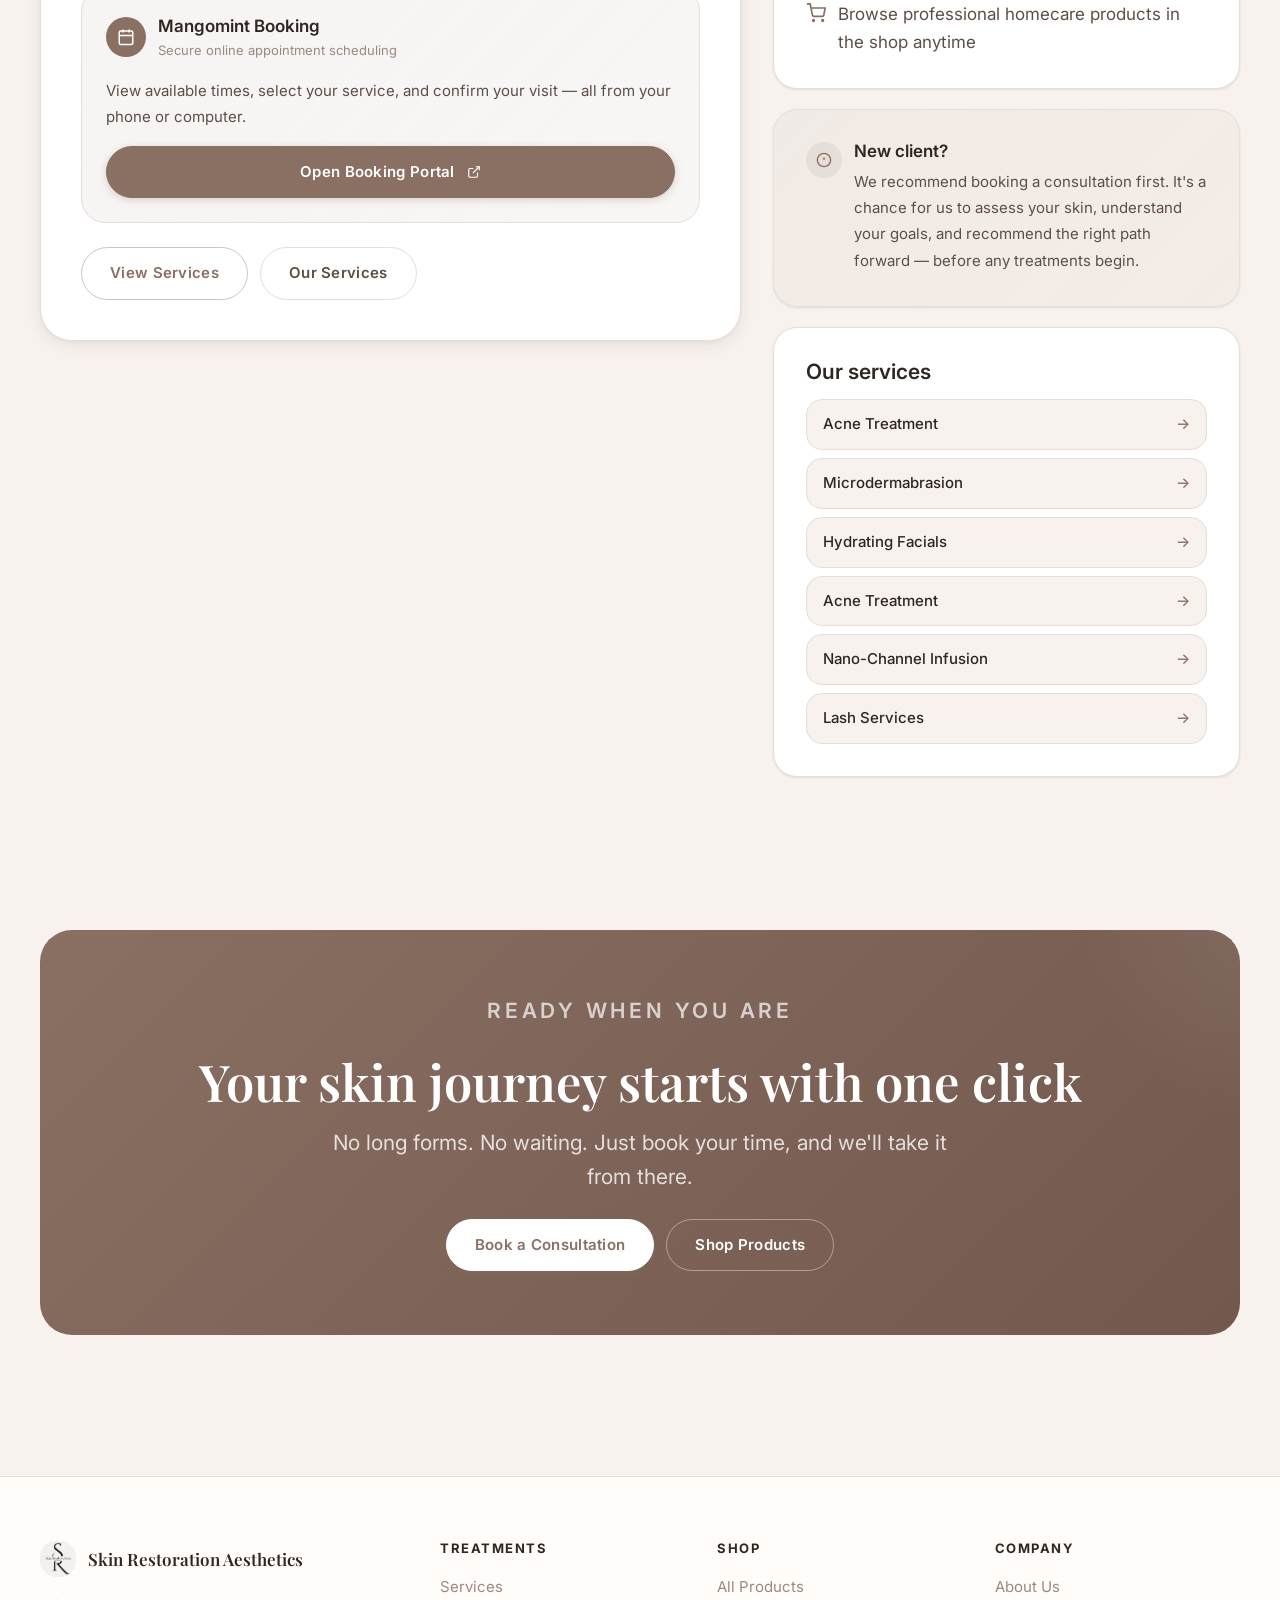
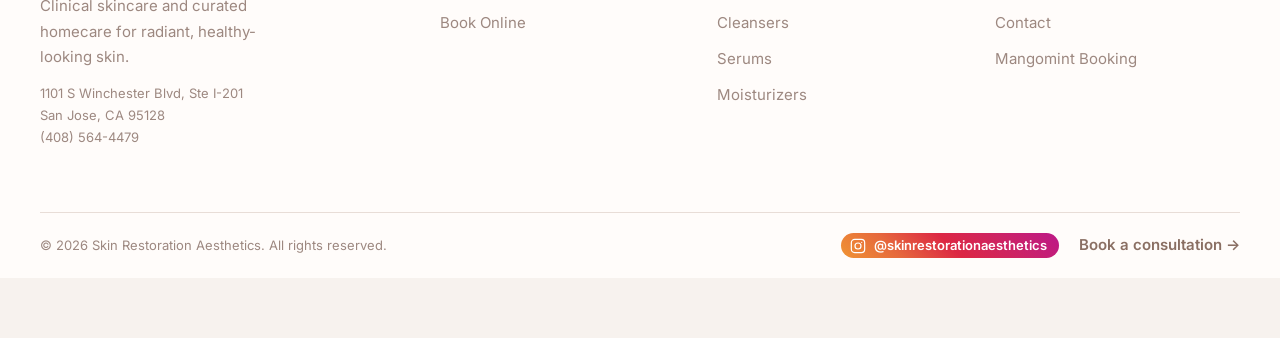
<file: contact.html>
<!DOCTYPE html>
<html lang="en">
<head>
  <meta charset="UTF-8">
  <meta name="viewport" content="width=device-width, initial-scale=1.0">
  <title>Contact | Skin Restoration Aesthetics</title>
  <meta name="description" content="Book your consultation with Skin Restoration Aesthetics. All appointments are managed through Mangomint for a seamless experience.">
  <meta name="theme-color" content="#8a6f63">
  <meta property="og:title" content="Contact | Skin Restoration Aesthetics">
  <meta property="og:description" content="Book a consultation and start your personalized skin journey today.">
  <meta property="og:type" content="website">

  <link rel="preconnect" href="https://fonts.googleapis.com">
  <link rel="preconnect" href="https://fonts.gstatic.com" crossorigin>
  <link href="https://fonts.googleapis.com/css2?family=Inter:wght@300..700&family=Playfair+Display:ital,wght@0,400..700;1,400..600&display=swap" rel="stylesheet">
  <link rel="icon" type="image/jpeg" href="favicon.jpg">
  <link rel="apple-touch-icon" href="apple-touch-icon.jpg">
  <link rel="manifest" href="site.webmanifest">
  <link rel="stylesheet" href="styles.css">
</head>
<body data-page="contact.html">
  <div id="headerMount"></div>

  <main>

    <!-- ── PAGE HERO ─────────────────────────────────────────── -->
    <section class="page-hero">
      <div class="container">
        <p class="eyebrow">Get in Touch</p>
        <h1>Let's talk about your skin</h1>
        <p class="lead">All appointments are managed through Mangomint for a smooth, seamless booking experience. Select your service, choose a time, and you're set.</p>
      </div>
    </section>

    <!-- ── LOCATION & MAP ──────────────────────────────────────── -->
    <section class="section-sm" style="padding-bottom:0;">
      <div class="container">

        <!-- Info bar -->
        <div style="display:grid;grid-template-columns:repeat(auto-fit,minmax(200px,1fr));gap:var(--sp-4);margin-bottom:var(--sp-8);">

          <div class="feature-card" style="display:flex;align-items:flex-start;gap:var(--sp-3);">
            <div style="width:40px;height:40px;border-radius:var(--radius-full);background:var(--primary);display:flex;align-items:center;justify-content:center;flex-shrink:0;">
              <svg width="18" height="18" viewBox="0 0 24 24" fill="none" stroke="#fff" stroke-width="2"><path d="M21 10c0 7-9 13-9 13s-9-6-9-13a9 9 0 0 1 18 0z"/><circle cx="12" cy="10" r="3"/></svg>
            </div>
            <div>
              <div style="font-weight:600;font-size:var(--text-sm);color:var(--text);margin-bottom:var(--sp-1);">Our Location</div>
              <div style="font-size:var(--text-sm);color:var(--text-muted);line-height:1.5;">1101 S Winchester Blvd<br>Ste I-201<br>San Jose, CA 95128</div>
              <a href="https://maps.google.com/?q=1101+S+Winchester+Blvd+Ste+I-201+San+Jose+CA+95128" target="_blank" rel="noopener noreferrer" style="font-size:var(--text-xs);color:var(--primary);font-weight:500;display:inline-block;margin-top:var(--sp-2);">Get directions →</a>
            </div>
          </div>

          <div class="feature-card" style="display:flex;align-items:flex-start;gap:var(--sp-3);">
            <div style="width:40px;height:40px;border-radius:var(--radius-full);background:var(--primary);display:flex;align-items:center;justify-content:center;flex-shrink:0;">
              <svg width="18" height="18" viewBox="0 0 24 24" fill="none" stroke="#fff" stroke-width="2"><path d="M22 16.92v3a2 2 0 0 1-2.18 2 19.79 19.79 0 0 1-8.63-3.07A19.5 19.5 0 0 1 4.69 13a19.79 19.79 0 0 1-3.07-8.67A2 2 0 0 1 3.6 2.18h3a2 2 0 0 1 2 1.72c.127.96.361 1.903.7 2.81a2 2 0 0 1-.45 2.11L7.91 9.91a16 16 0 0 0 6.08 6.08l.91-.91a2 2 0 0 1 2.11-.45c.907.339 1.85.573 2.81.7a2 2 0 0 1 1.72 2z"/></svg>
            </div>
            <div>
              <div style="font-weight:600;font-size:var(--text-sm);color:var(--text);margin-bottom:var(--sp-1);">Phone</div>
              <a href="tel:+14085644479" style="font-size:var(--text-sm);color:var(--text-muted);">(408) 564-4479</a>
              <div style="font-size:var(--text-xs);color:var(--text-faint);margin-top:var(--sp-1);">By appointment only</div>
            </div>
          </div>

          <div class="feature-card" style="display:flex;align-items:flex-start;gap:var(--sp-3);">
            <div style="width:40px;height:40px;border-radius:var(--radius-full);background:var(--primary);display:flex;align-items:center;justify-content:center;flex-shrink:0;">
              <svg width="18" height="18" viewBox="0 0 24 24" fill="none" stroke="#fff" stroke-width="2"><circle cx="12" cy="12" r="10"/><polyline points="12 6 12 12 16 14"/></svg>
            </div>
            <div>
              <div style="font-weight:600;font-size:var(--text-sm);color:var(--text);margin-bottom:var(--sp-2);">Hours</div>
              <table style="font-size:var(--text-xs);color:var(--text-muted);border-collapse:collapse;width:100%;">
                <tr><td style="padding:2px 8px 2px 0;font-weight:500;color:var(--text);">Mon</td><td style="padding:2px 0;">10:00 AM – 4:00 PM</td></tr>
                <tr><td style="padding:2px 8px 2px 0;font-weight:500;color:var(--text);">Tue</td><td style="padding:2px 0;">9:30 AM – 4:00 PM</td></tr>
                <tr><td style="padding:2px 8px 2px 0;font-weight:500;color:var(--text);">Wed</td><td style="padding:2px 0;">9:30 AM – 2:30 PM</td></tr>
                <tr><td style="padding:2px 8px 2px 0;font-weight:500;color:var(--text);">Thu</td><td style="padding:2px 0;color:var(--text-faint);">Closed</td></tr>
                <tr><td style="padding:2px 8px 2px 0;font-weight:500;color:var(--text);">Fri</td><td style="padding:2px 0;">8:30 AM – 12:00 PM</td></tr>
                <tr><td style="padding:2px 8px 2px 0;font-weight:500;color:var(--text);">Sat</td><td style="padding:2px 0;">8:30 AM – 1:00 PM</td></tr>
                <tr><td style="padding:2px 8px 2px 0;font-weight:500;color:var(--text);">Sun</td><td style="padding:2px 0;color:var(--text-faint);">Closed</td></tr>
              </table>
            </div>
          </div>

          <div class="feature-card" style="display:flex;align-items:flex-start;gap:var(--sp-3);">
            <div style="width:40px;height:40px;border-radius:var(--radius-full);background:var(--primary);display:flex;align-items:center;justify-content:center;flex-shrink:0;">
              <svg width="18" height="18" viewBox="0 0 24 24" fill="none" stroke="#fff" stroke-width="2"><circle cx="12" cy="12" r="10"/><path d="m9 12 2 2 4-4"/></svg>
            </div>
            <div>
              <div style="font-weight:600;font-size:var(--text-sm);color:var(--text);margin-bottom:var(--sp-2);">Parking &amp; Payment</div>
              <ul style="font-size:var(--text-xs);color:var(--text-muted);list-style:none;padding:0;margin:0;display:flex;flex-direction:column;gap:4px;">
                <li>🅿️ Private lot parking</li>
                <li>💳 Credit cards accepted</li>
                <li>💵 Cash accepted</li>
                <li>⭐ 5.0 stars · 16 reviews</li>
              </ul>
              <a href="https://www.yelp.com/biz/skin-restoration-aesthetics-san-jose" target="_blank" rel="noopener noreferrer" style="font-size:var(--text-xs);color:var(--primary);font-weight:500;display:inline-block;margin-top:var(--sp-2);">View on Yelp →</a>
            </div>
          </div>

        </div>

        <!-- Google Map embed -->
        <div style="border-radius:var(--radius-lg);overflow:hidden;border:1px solid var(--border);margin-bottom:var(--sp-2);box-shadow:0 4px 24px rgba(47,38,34,0.08);">
          <iframe
            title="Skin Restoration Aesthetics location map"
            src="https://maps.google.com/maps?q=1101+S+Winchester+Blvd+Ste+I-201+San+Jose+CA+95128&output=embed&z=16"
            width="100%"
            height="420"
            style="border:0;display:block;"
            allowfullscreen
            loading="lazy"
            referrerpolicy="no-referrer-when-downgrade">
          </iframe>
        </div>
        <p style="font-size:var(--text-xs);color:var(--text-faint);text-align:center;margin-bottom:0;">West San Jose · Private lot parking available</p>

      </div>
    </section>

    <!-- ── CONTACT GRID ───────────────────────────────────────── -->
    <section class="section">
      <div class="container contact-grid">

        <!-- Booking Card -->
        <div class="booking-card">
          <p class="eyebrow">Book online</p>
          <h2 style="font-size:var(--text-2xl);margin-bottom:var(--sp-4);">Reserve your appointment</h2>
          <p class="body-text" style="margin-bottom:var(--sp-6);">Our booking is handled through Mangomint — a professional appointment platform that lets you view available times, choose your service, and confirm your visit in minutes.</p>

          <div style="background:linear-gradient(135deg,rgba(188,167,155,0.12),rgba(138,111,99,0.06));border:1px solid var(--border);border-radius:var(--radius-lg);padding:var(--sp-6);margin-bottom:var(--sp-6);">
            <div style="display:flex;align-items:center;gap:var(--sp-3);margin-bottom:var(--sp-4);">
              <div style="width:40px;height:40px;border-radius:var(--radius-full);background:var(--primary);display:flex;align-items:center;justify-content:center;flex-shrink:0;">
                <svg width="18" height="18" viewBox="0 0 24 24" fill="none" stroke="#fff" stroke-width="2">
                  <rect x="3" y="4" width="18" height="18" rx="2" ry="2"/><line x1="16" y1="2" x2="16" y2="6"/><line x1="8" y1="2" x2="8" y2="6"/><line x1="3" y1="10" x2="21" y2="10"/>
                </svg>
              </div>
              <div>
                <div style="font-weight:600;font-size:var(--text-base);color:var(--text);">Mangomint Booking</div>
                <div style="font-size:var(--text-xs);color:var(--text-faint);">Secure online appointment scheduling</div>
              </div>
            </div>
            <p class="body-text" style="margin-bottom:var(--sp-4);font-size:var(--text-sm);">View available times, select your service, and confirm your visit — all from your phone or computer.</p>
            <a class="btn btn-primary" style="width:100%;justify-content:center;" href="https://booking.mangomint.com/879442" target="_blank" rel="noopener noreferrer">
              Open Booking Portal
              <svg width="14" height="14" viewBox="0 0 24 24" fill="none" stroke="currentColor" stroke-width="2" style="margin-left:4px;">
                <path d="M18 13v6a2 2 0 0 1-2 2H5a2 2 0 0 1-2-2V8a2 2 0 0 1 2-2h6"/><polyline points="15 3 21 3 21 9"/><line x1="10" y1="14" x2="21" y2="3"/>
              </svg>
            </a>
          </div>

          <div style="display:flex;gap:var(--sp-3);flex-wrap:wrap;">
            <a class="btn btn-secondary" href="/services">View Services</a>
            <a class="btn btn-ghost" href="/services">Our Services</a>
          </div>
        </div>

        <!-- Info Column -->
        <div style="display:flex;flex-direction:column;gap:var(--sp-5);">

          <!-- What to expect -->
          <div class="feature-card">
            <h4 style="margin-bottom:var(--sp-4);">What to expect</h4>
            <ul class="info-list">
              <li>
                <svg class="info-list-icon" viewBox="0 0 24 24" fill="none" stroke="currentColor" stroke-width="2">
                  <circle cx="12" cy="12" r="10"/><path d="m9 12 2 2 4-4"/>
                </svg>
                Choose your preferred service or consultation type from the booking portal
              </li>
              <li>
                <svg class="info-list-icon" viewBox="0 0 24 24" fill="none" stroke="currentColor" stroke-width="2">
                  <rect x="3" y="4" width="18" height="18" rx="2"/><line x1="16" y1="2" x2="16" y2="6"/><line x1="8" y1="2" x2="8" y2="6"/><line x1="3" y1="10" x2="21" y2="10"/>
                </svg>
                Select from available appointment times that work for your schedule
              </li>
              <li>
                <svg class="info-list-icon" viewBox="0 0 24 24" fill="none" stroke="currentColor" stroke-width="2">
                  <path d="M14 2H6a2 2 0 0 0-2 2v16a2 2 0 0 0 2 2h12a2 2 0 0 0 2-2V8z"/><polyline points="14 2 14 8 20 8"/>
                </svg>
                Review treatment details before confirming — no surprises
              </li>
              <li>
                <svg class="info-list-icon" viewBox="0 0 24 24" fill="none" stroke="currentColor" stroke-width="2">
                  <circle cx="9" cy="21" r="1"/><circle cx="20" cy="21" r="1"/><path d="M1 1h4l2.68 13.39a2 2 0 0 0 2 1.61h9.72a2 2 0 0 0 2-1.61L23 6H6"/>
                </svg>
                Browse professional homecare products in the shop anytime
              </li>
            </ul>
          </div>

          <!-- Consultation note -->
          <div class="feature-card" style="background:linear-gradient(135deg,rgba(138,111,99,0.06),rgba(188,167,155,0.08));">
            <div style="display:flex;align-items:flex-start;gap:var(--sp-3);">
              <div style="width:36px;height:36px;border-radius:var(--radius-full);background:rgba(138,111,99,0.1);display:flex;align-items:center;justify-content:center;flex-shrink:0;">
                <svg width="16" height="16" viewBox="0 0 24 24" fill="none" stroke="var(--primary)" stroke-width="2">
                  <circle cx="12" cy="12" r="10"/><line x1="12" y1="8" x2="12" y2="12"/><line x1="12" y1="16" x2="12.01" y2="16"/>
                </svg>
              </div>
              <div>
                <h4 style="font-size:var(--text-base);margin-bottom:var(--sp-2);">New client?</h4>
                <p class="body-text" style="font-size:var(--text-sm);">We recommend booking a consultation first. It's a chance for us to assess your skin, understand your goals, and recommend the right path forward — before any treatments begin.</p>
              </div>
            </div>
          </div>

          <!-- Services quick links -->
          <div class="feature-card">
            <h4 style="margin-bottom:var(--sp-4);">Our services</h4>
            <div style="display:flex;flex-direction:column;gap:var(--sp-2);">
              <a href="/services#acne-treatment" style="display:flex;align-items:center;justify-content:space-between;padding:var(--sp-3) var(--sp-4);background:var(--bg);border:1px solid var(--border);border-radius:var(--radius);color:var(--text);font-size:var(--text-sm);font-weight:500;transition:background var(--ease),border-color var(--ease);" onmouseover="this.style.background='var(--bg-alt)';this.style.borderColor='var(--primary)'" onmouseout="this.style.background='var(--bg)';this.style.borderColor='var(--border)'">
                Acne Treatment <span style="color:var(--primary)">→</span>
              </a>
              <a href="/services#microdermabrasion" style="display:flex;align-items:center;justify-content:space-between;padding:var(--sp-3) var(--sp-4);background:var(--bg);border:1px solid var(--border);border-radius:var(--radius);color:var(--text);font-size:var(--text-sm);font-weight:500;transition:background var(--ease),border-color var(--ease);" onmouseover="this.style.background='var(--bg-alt)';this.style.borderColor='var(--primary)'" onmouseout="this.style.background='var(--bg)';this.style.borderColor='var(--border)'">
                Microdermabrasion <span style="color:var(--primary)">→</span>
              </a>
              <a href="/services#hydrating-facials" style="display:flex;align-items:center;justify-content:space-between;padding:var(--sp-3) var(--sp-4);background:var(--bg);border:1px solid var(--border);border-radius:var(--radius);color:var(--text);font-size:var(--text-sm);font-weight:500;transition:background var(--ease),border-color var(--ease);" onmouseover="this.style.background='var(--bg-alt)';this.style.borderColor='var(--primary)'" onmouseout="this.style.background='var(--bg)';this.style.borderColor='var(--border)'">
                Hydrating Facials <span style="color:var(--primary)">→</span>
              </a>
              <a href="/services#acne-treatment" style="display:flex;align-items:center;justify-content:space-between;padding:var(--sp-3) var(--sp-4);background:var(--bg);border:1px solid var(--border);border-radius:var(--radius);color:var(--text);font-size:var(--text-sm);font-weight:500;transition:background var(--ease),border-color var(--ease);" onmouseover="this.style.background='var(--bg-alt)';this.style.borderColor='var(--primary)'" onmouseout="this.style.background='var(--bg)';this.style.borderColor='var(--border)'">
                Acne Treatment <span style="color:var(--primary)">→</span>
              </a>
              <a href="/services#nano-channel-infusion" style="display:flex;align-items:center;justify-content:space-between;padding:var(--sp-3) var(--sp-4);background:var(--bg);border:1px solid var(--border);border-radius:var(--radius);color:var(--text);font-size:var(--text-sm);font-weight:500;transition:background var(--ease),border-color var(--ease);" onmouseover="this.style.background='var(--bg-alt)';this.style.borderColor='var(--primary)'" onmouseout="this.style.background='var(--bg)';this.style.borderColor='var(--border)'">
                Nano-Channel Infusion <span style="color:var(--primary)">→</span>
              </a>
              <a href="/services#lash-lift" style="display:flex;align-items:center;justify-content:space-between;padding:var(--sp-3) var(--sp-4);background:var(--bg);border:1px solid var(--border);border-radius:var(--radius);color:var(--text);font-size:var(--text-sm);font-weight:500;transition:background var(--ease),border-color var(--ease);" onmouseover="this.style.background='var(--bg-alt)';this.style.borderColor='var(--primary)'" onmouseout="this.style.background='var(--bg)';this.style.borderColor='var(--border)'">
                Lash Services <span style="color:var(--primary)">→</span>
              </a>
            </div>
          </div>

        </div>
      </div>
    </section>

    <!-- ── CTA ───────────────────────────────────────────────── -->
    <section class="section-sm">
      <div class="container">
        <div class="cta-strip">
          <p class="eyebrow" style="color:rgba(255,255,255,0.7)">Ready when you are</p>
          <h2>Your skin journey starts with one click</h2>
          <p>No long forms. No waiting. Just book your time, and we'll take it from there.</p>
          <div class="btn-row" style="justify-content:center;">
            <a class="btn btn-primary" href="https://booking.mangomint.com/879442" target="_blank" rel="noopener noreferrer">Book a Consultation</a>
            <a class="btn btn-secondary" href="/shop">Shop Products</a>
          </div>
        </div>
      </div>
    </section>

  </main>

  <div id="footerMount"></div>
  <div id="cartMount"></div>
  <script src="data.js"></script>
  <script src="utils.js"></script>
  <script src="checkout.js"></script>
<script data-pplx-inline-edit>
(function(){
  if(window===window.top)return;
  function inlineAll(orig,clone){
    if(orig.nodeType!==1)return;
    try{
      var cs=getComputedStyle(orig);
      var t='';
      for(var i=0;i<cs.length;i++){t+=cs[i]+':'+cs.getPropertyValue(cs[i])+';';}
      clone.style.cssText=t;
    }catch(e){}
    var oc=orig.children,cc=clone.children;
    for(var j=0;j<oc.length&&j<cc.length;j++){inlineAll(oc[j],cc[j]);}
  }
  function stripExternal(clone){
    var imgs=clone.querySelectorAll('img');
    for(var i=0;i<imgs.length;i++){
      var s=imgs[i].getAttribute('src');
      if(s&&!s.startsWith('data:'))imgs[i].removeAttribute('src');
    }
    var all=clone.querySelectorAll('*');
    for(var i=0;i<all.length;i++){
      var st=all[i].style.cssText;
      if(st&&st.indexOf('url(')>=0){
        all[i].style.cssText=st.replace(/url\(["']?(?!data:)[^)"']*["']?\)/gi,'none');
      }
    }
  }
  window.addEventListener('message',function(e){
    if(!e.data||e.data.type!=='INLINE_EDIT_CAPTURE_REQUEST')return;
    var scrollX=window.scrollX||window.pageXOffset||0;
    var scrollY=window.scrollY||window.pageYOffset||0;
    var w=window.innerWidth,h=window.innerHeight;
    try{
      var clone=document.documentElement.cloneNode(true);
      var rm=clone.querySelectorAll('script,link[rel="stylesheet"],style');
      for(var i=0;i<rm.length;i++){rm[i].remove();}
      inlineAll(document.documentElement,clone);
      stripExternal(clone);
      var html=new XMLSerializer().serializeToString(clone);
      var svg='<svg xmlns="http://www.w3.org/2000/svg" width="'+w+'" height="'+h+'">'
        +'<foreignObject width="100%" height="100%">'
        +'<div xmlns="http://www.w3.org/1999/xhtml" style="width:'+w+'px;height:'+h+'px;overflow:hidden">'
        +'<div style="transform:translate(-'+scrollX+'px,-'+scrollY+'px);transform-origin:top left">'
        +html+'</div></div></foreignObject></svg>';
      var svgUrl='data:image/svg+xml;charset=utf-8,'+encodeURIComponent(svg);
      var img=new Image();
      img.onload=function(){
        var c=document.createElement('canvas');c.width=w;c.height=h;
        c.getContext('2d').drawImage(img,0,0);
        window.parent.postMessage({type:'INLINE_EDIT_SCREENSHOT_RESULT',dataUrl:c.toDataURL('image/png'),scrollX:scrollX,scrollY:scrollY},'*');
      };
      img.onerror=function(){
        window.parent.postMessage({type:'INLINE_EDIT_SCREENSHOT_RESULT',dataUrl:null,scrollX:scrollX,scrollY:scrollY},'*');
      };
      img.src=svgUrl;
    }catch(err){
      window.parent.postMessage({type:'INLINE_EDIT_SCREENSHOT_RESULT',dataUrl:null,scrollX:scrollX,scrollY:scrollY},'*');
    }
  });
})();
</script></body>
</html>
</file>
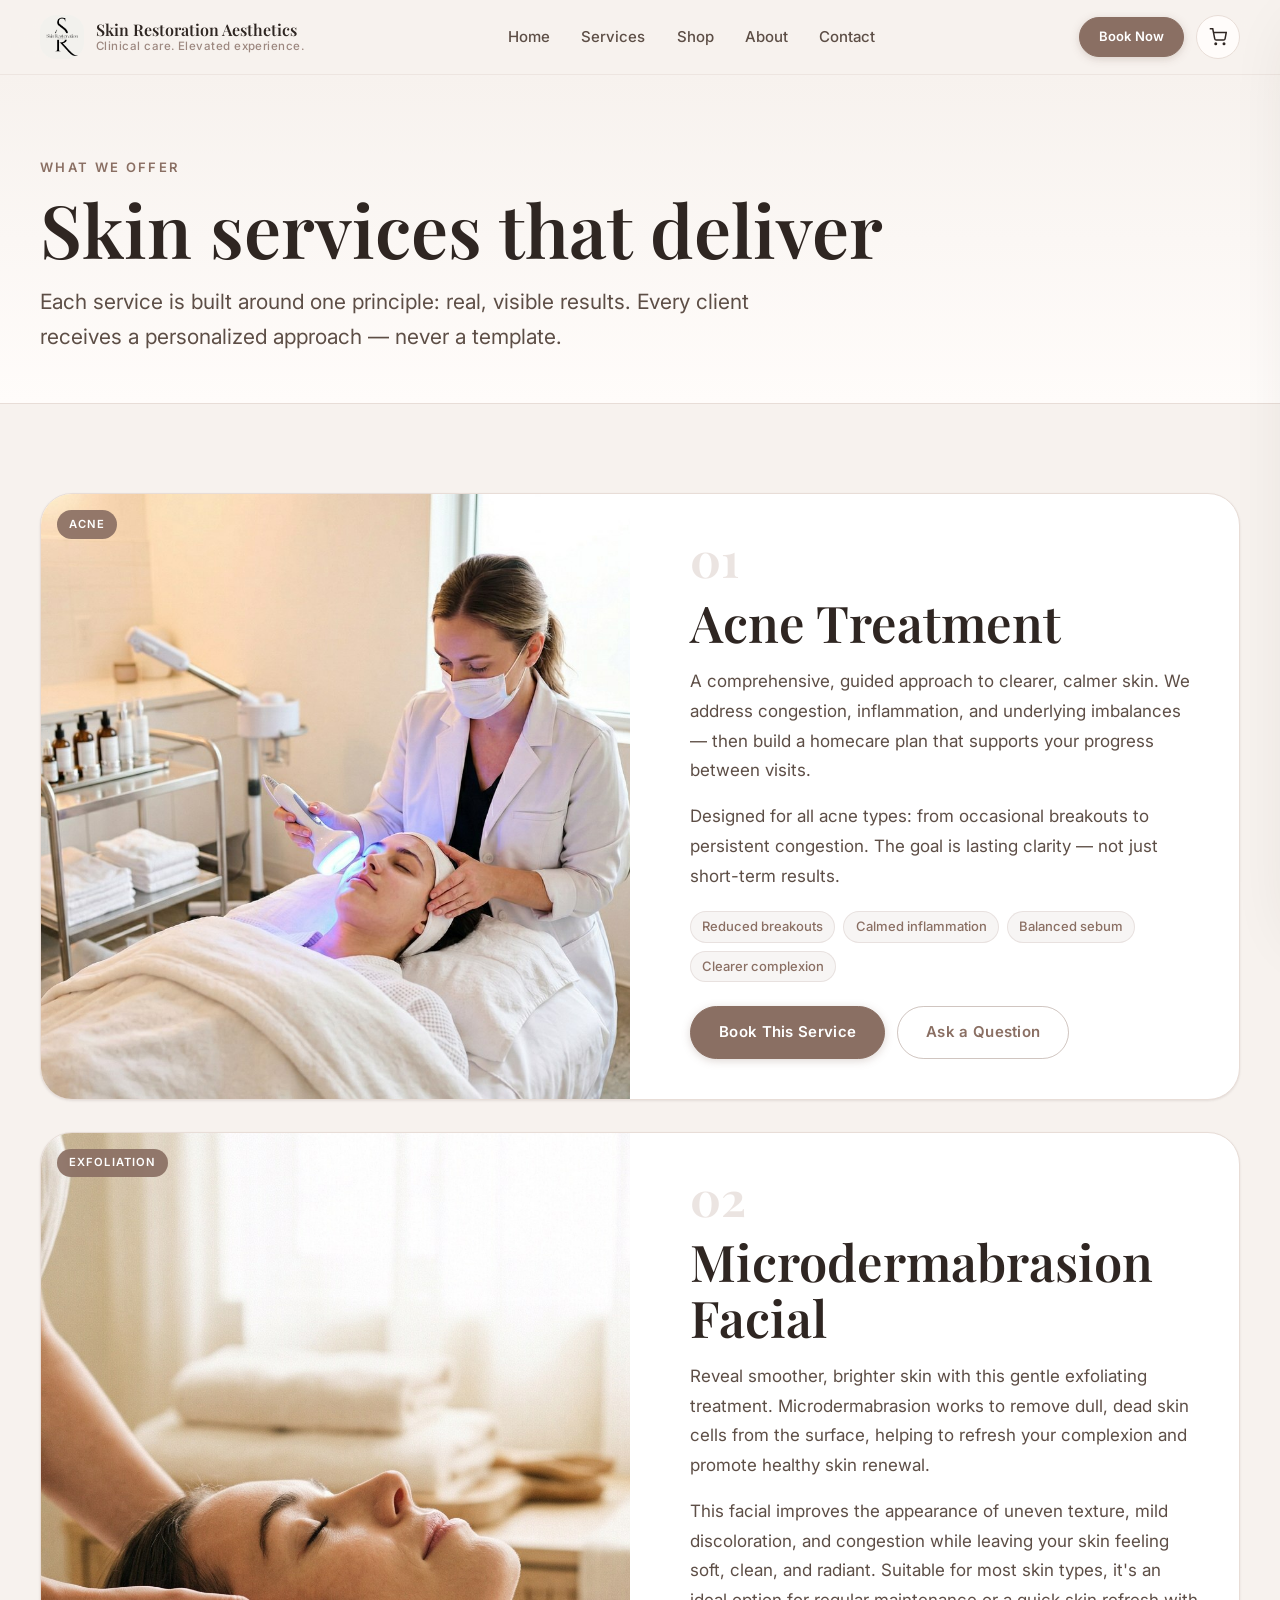
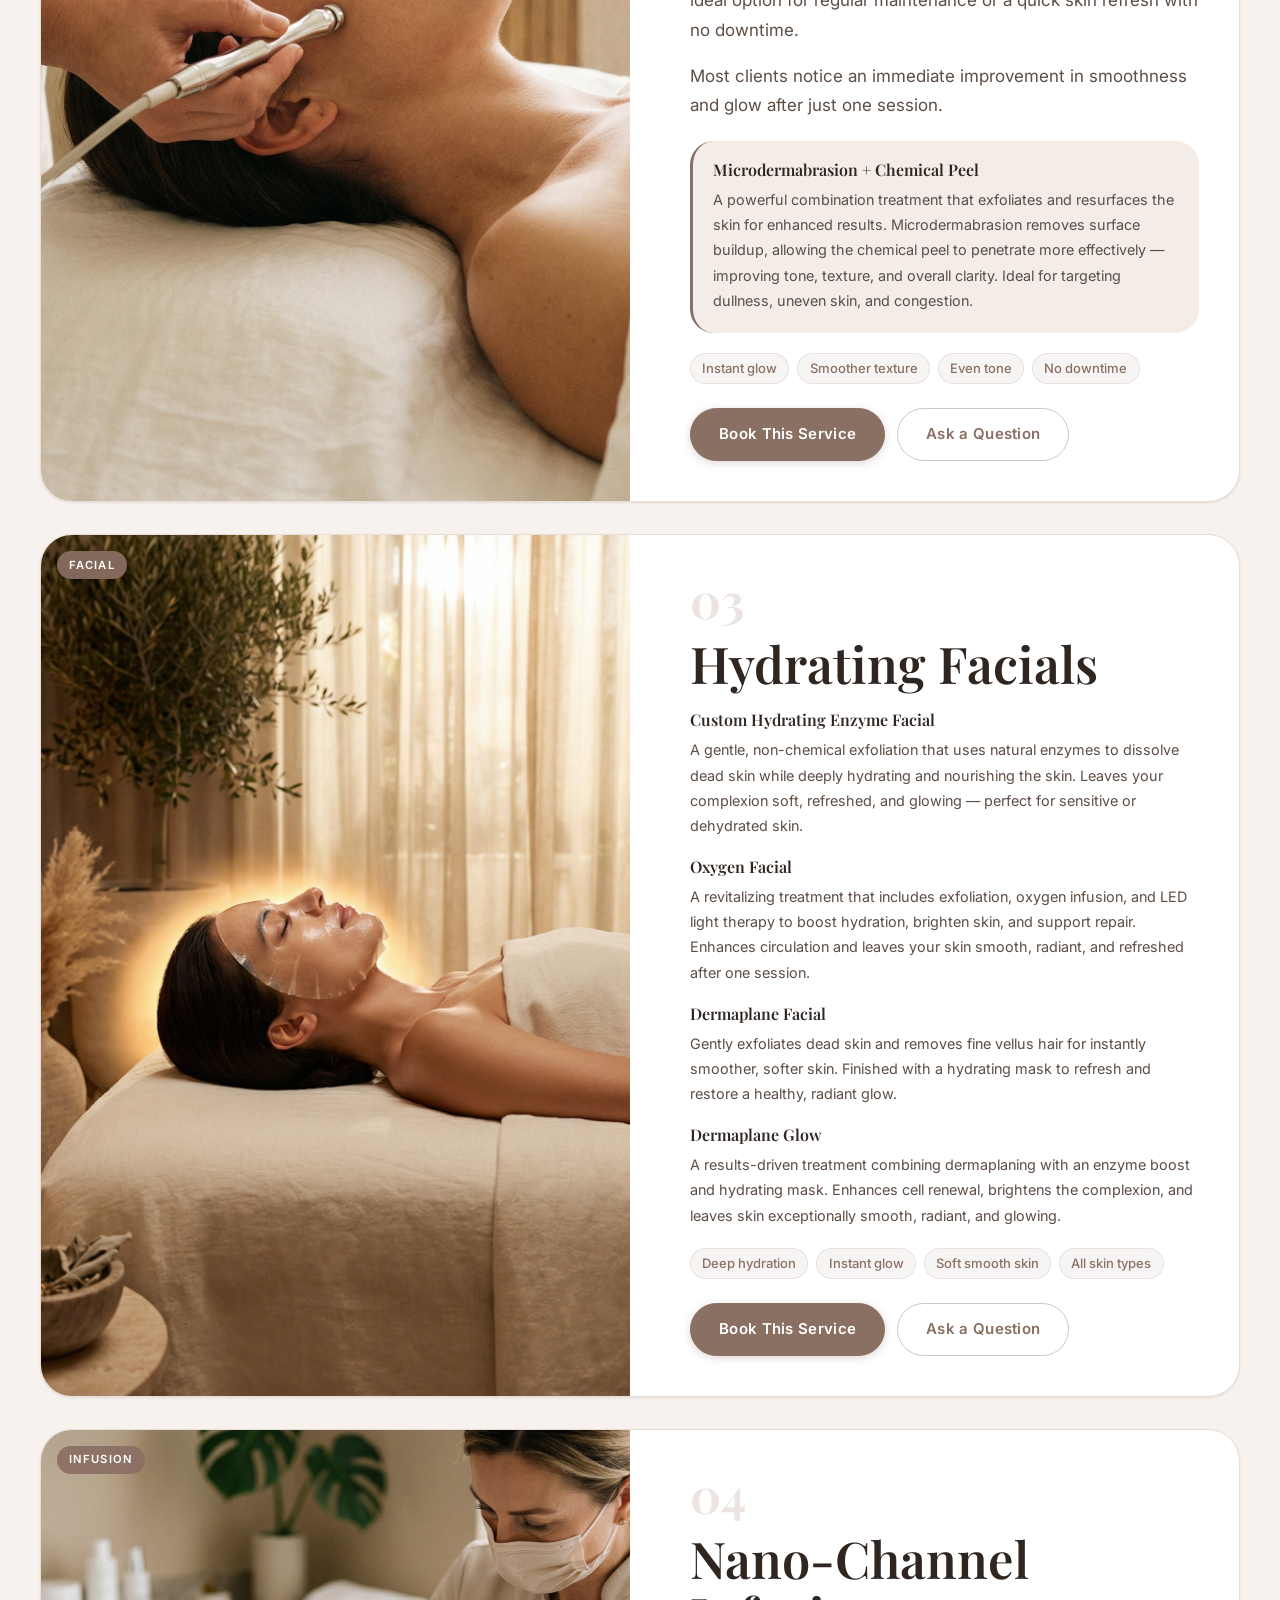
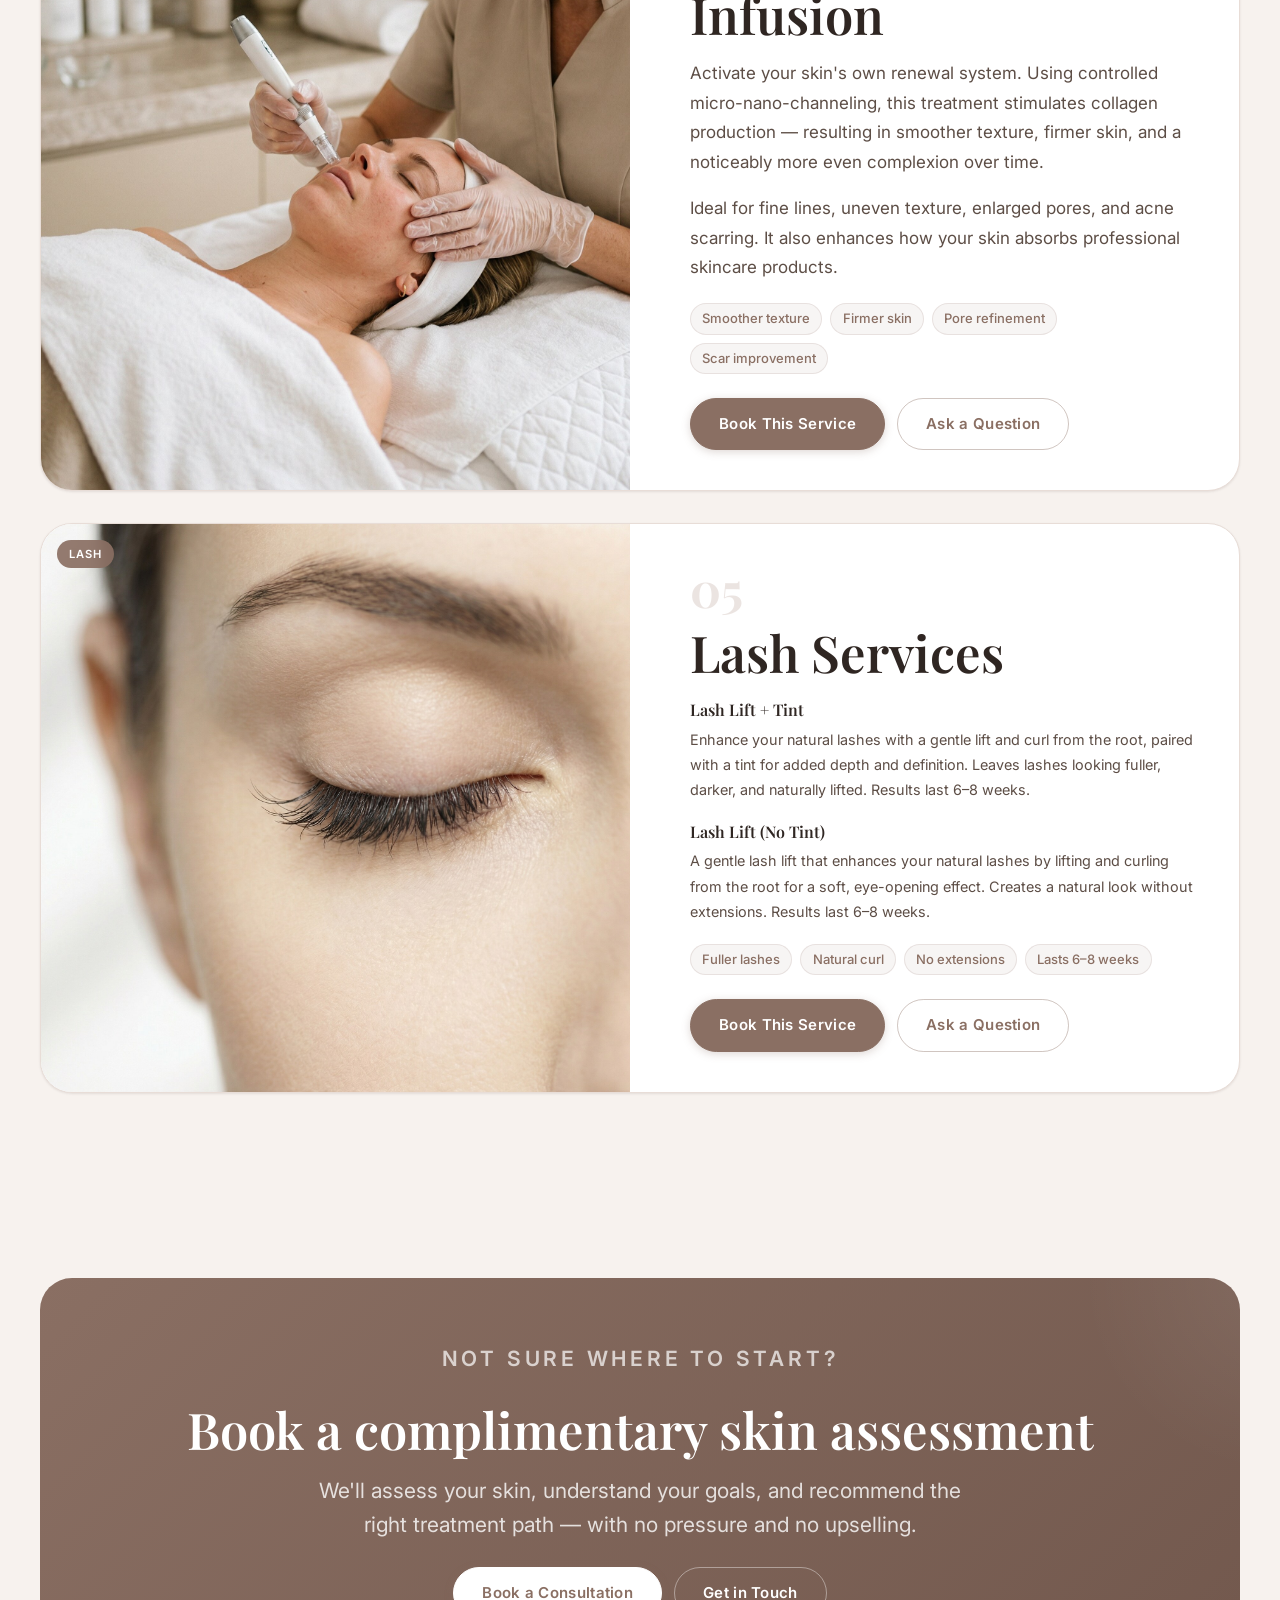
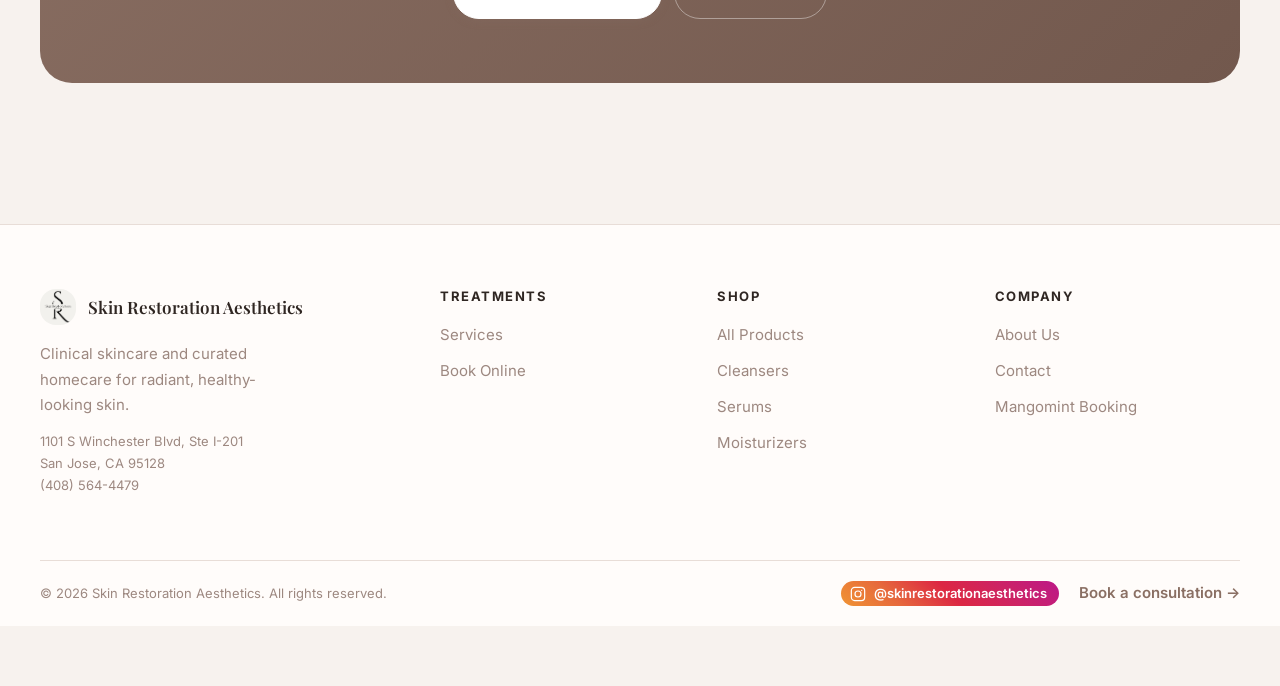
<file: services.html>
<!DOCTYPE html>
<html lang="en">
<head>
  <meta charset="UTF-8">
  <meta name="viewport" content="width=device-width, initial-scale=1.0">
  <title>Services | Skin Restoration Aesthetics</title>
  <meta name="description" content="Explore Skin Restoration Aesthetics services — Acne Treatment, Microdermabrasion, Hydrating Facials, Nano-Channel Infusion, Lash Lift &amp; more. Personalized, results-driven skincare.">
  <meta name="theme-color" content="#8a6f63">
  <meta property="og:title" content="Services | Skin Restoration Aesthetics">
  <meta property="og:description" content="Medical-grade skincare treatments personalized to your skin and goals.">
  <meta property="og:type" content="website">

  <link rel="preconnect" href="https://fonts.googleapis.com">
  <link rel="preconnect" href="https://fonts.gstatic.com" crossorigin>
  <link href="https://fonts.googleapis.com/css2?family=Inter:wght@300..700&family=Playfair+Display:ital,wght@0,400..700;1,400..600&display=swap" rel="stylesheet">
  <link rel="icon" type="image/jpeg" href="favicon.jpg">
  <link rel="apple-touch-icon" href="apple-touch-icon.jpg">
  <link rel="manifest" href="site.webmanifest">
  <link rel="stylesheet" href="styles.css">
</head>
<body data-page="services.html">
  <div id="headerMount"></div>

  <main>

    <!-- ── PAGE HERO ─────────────────────────────────────────── -->
    <section class="page-hero">
      <div class="container">
        <p class="eyebrow">What we offer</p>
        <h1>Skin services that deliver</h1>
        <p class="lead">Each service is built around one principle: real, visible results. Every client receives a personalized approach — never a template.</p>
      </div>
    </section>

    <!-- ── SERVICES ──────────────────────────────────────────── -->
    <section class="section">
      <div class="container">

        <!-- 01 Acne Treatment -->
        <div id="acne-treatment" style="scroll-margin-top:100px;">
          <div class="panel-grid panel-grid--reverse" style="margin-bottom:var(--sp-8);background:var(--card);border:1px solid var(--border);border-radius:var(--radius-xl);overflow:hidden;box-shadow:var(--shadow-sm);">
            <div class="svc-photo-panel">
              <img src="service-acne.jpg" alt="Esthetician performing LED acne treatment" loading="lazy">
              <span class="svc-photo-tag">Acne</span>
            </div>
            <div style="padding:var(--sp-10);">
              <span class="service-number" style="margin-bottom:var(--sp-3);">01</span>
              <h2 style="margin-bottom:var(--sp-4);">Acne Treatment</h2>
              <p class="body-text" style="margin-bottom:var(--sp-4);">A comprehensive, guided approach to clearer, calmer skin. We address congestion, inflammation, and underlying imbalances — then build a homecare plan that supports your progress between visits.</p>
              <p class="body-text" style="margin-bottom:var(--sp-5);">Designed for all acne types: from occasional breakouts to persistent congestion. The goal is lasting clarity — not just short-term results.</p>
              <div class="result-tags" style="margin-bottom:var(--sp-6);">
                <span class="tag">Reduced breakouts</span>
                <span class="tag">Calmed inflammation</span>
                <span class="tag">Balanced sebum</span>
                <span class="tag">Clearer complexion</span>
              </div>
              <div class="btn-row" style="margin-top:var(--sp-2);">
                <a class="btn btn-primary" href="https://booking.mangomint.com/879442" target="_blank" rel="noopener noreferrer">Book This Service</a>
                <a class="btn btn-secondary" href="/contact">Ask a Question</a>
              </div>
            </div>
          </div>
        </div>

        <!-- 02 Microdermabrasion -->
        <div id="microdermabrasion" style="scroll-margin-top:100px;">
          <div class="panel-grid" style="margin-bottom:var(--sp-8);background:var(--card);border:1px solid var(--border);border-radius:var(--radius-xl);overflow:hidden;box-shadow:var(--shadow-sm);">
            <div class="svc-photo-panel">
              <img src="service-microderm.jpg" alt="Esthetician performing microdermabrasion facial treatment" loading="lazy">
              <span class="svc-photo-tag">Exfoliation</span>
            </div>
            <div style="padding:var(--sp-10);">
              <span class="service-number" style="margin-bottom:var(--sp-3);">02</span>
              <h2 style="margin-bottom:var(--sp-4);">Microdermabrasion Facial</h2>
              <p class="body-text" style="margin-bottom:var(--sp-4);">Reveal smoother, brighter skin with this gentle exfoliating treatment. Microdermabrasion works to remove dull, dead skin cells from the surface, helping to refresh your complexion and promote healthy skin renewal.</p>
              <p class="body-text" style="margin-bottom:var(--sp-4);">This facial improves the appearance of uneven texture, mild discoloration, and congestion while leaving your skin feeling soft, clean, and radiant. Suitable for most skin types, it's an ideal option for regular maintenance or a quick skin refresh with no downtime.</p>
              <p class="body-text" style="margin-bottom:var(--sp-5);">Most clients notice an immediate improvement in smoothness and glow after just one session.</p>

              <!-- Combo sub-service -->
              <div style="background:var(--bg-alt);border-radius:var(--radius-lg);padding:var(--sp-5);margin-bottom:var(--sp-5);border-left:3px solid var(--primary);">
                <h3 style="font-size:1rem;font-weight:600;margin-bottom:var(--sp-2);color:var(--text);">Microdermabrasion + Chemical Peel</h3>
                <p class="body-text" style="font-size:0.9rem;margin:0;color:var(--text-muted);">A powerful combination treatment that exfoliates and resurfaces the skin for enhanced results. Microdermabrasion removes surface buildup, allowing the chemical peel to penetrate more effectively — improving tone, texture, and overall clarity. Ideal for targeting dullness, uneven skin, and congestion.</p>
              </div>

              <div class="result-tags" style="margin-bottom:var(--sp-6);">
                <span class="tag">Instant glow</span>
                <span class="tag">Smoother texture</span>
                <span class="tag">Even tone</span>
                <span class="tag">No downtime</span>
              </div>
              <div class="btn-row" style="margin-top:var(--sp-2);">
                <a class="btn btn-primary" href="https://booking.mangomint.com/879442" target="_blank" rel="noopener noreferrer">Book This Service</a>
                <a class="btn btn-secondary" href="/contact">Ask a Question</a>
              </div>
            </div>
          </div>
        </div>

        <!-- 03 Hydrating Facials -->
        <div id="hydrating-facials" style="scroll-margin-top:100px;">
          <div class="panel-grid panel-grid--reverse" style="margin-bottom:var(--sp-8);background:var(--card);border:1px solid var(--border);border-radius:var(--radius-xl);overflow:hidden;box-shadow:var(--shadow-sm);">
            <div class="svc-photo-panel">
              <img src="service-hydrating.jpg" alt="Client receiving a luxurious hydrating facial treatment" loading="lazy">
              <span class="svc-photo-tag">Facial</span>
            </div>
            <div style="padding:var(--sp-10);">
              <span class="service-number" style="margin-bottom:var(--sp-3);">03</span>
              <h2 style="margin-bottom:var(--sp-5);">Hydrating Facials</h2>

              <!-- Custom Hydrating Enzyme -->
              <div style="margin-bottom:var(--sp-5);">
                <h3 style="font-size:1rem;font-weight:600;margin-bottom:var(--sp-2);color:var(--text);">Custom Hydrating Enzyme Facial</h3>
                <p class="body-text" style="font-size:0.9rem;color:var(--text-muted);margin:0;">A gentle, non-chemical exfoliation that uses natural enzymes to dissolve dead skin while deeply hydrating and nourishing the skin. Leaves your complexion soft, refreshed, and glowing — perfect for sensitive or dehydrated skin.</p>
              </div>

              <!-- Oxygen Facial -->
              <div style="margin-bottom:var(--sp-5);">
                <h3 style="font-size:1rem;font-weight:600;margin-bottom:var(--sp-2);color:var(--text);">Oxygen Facial</h3>
                <p class="body-text" style="font-size:0.9rem;color:var(--text-muted);margin:0;">A revitalizing treatment that includes exfoliation, oxygen infusion, and LED light therapy to boost hydration, brighten skin, and support repair. Enhances circulation and leaves your skin smooth, radiant, and refreshed after one session.</p>
              </div>

              <!-- Dermaplane -->
              <div style="margin-bottom:var(--sp-5);">
                <h3 style="font-size:1rem;font-weight:600;margin-bottom:var(--sp-2);color:var(--text);">Dermaplane Facial</h3>
                <p class="body-text" style="font-size:0.9rem;color:var(--text-muted);margin:0;">Gently exfoliates dead skin and removes fine vellus hair for instantly smoother, softer skin. Finished with a hydrating mask to refresh and restore a healthy, radiant glow.</p>
              </div>

              <!-- Dermaplane Glow -->
              <div style="margin-bottom:var(--sp-5);">
                <h3 style="font-size:1rem;font-weight:600;margin-bottom:var(--sp-2);color:var(--text);">Dermaplane Glow</h3>
                <p class="body-text" style="font-size:0.9rem;color:var(--text-muted);margin:0;">A results-driven treatment combining dermaplaning with an enzyme boost and hydrating mask. Enhances cell renewal, brightens the complexion, and leaves skin exceptionally smooth, radiant, and glowing.</p>
              </div>

              <div class="result-tags" style="margin-bottom:var(--sp-6);">
                <span class="tag">Deep hydration</span>
                <span class="tag">Instant glow</span>
                <span class="tag">Soft smooth skin</span>
                <span class="tag">All skin types</span>
              </div>
              <div class="btn-row" style="margin-top:var(--sp-2);">
                <a class="btn btn-primary" href="https://booking.mangomint.com/879442" target="_blank" rel="noopener noreferrer">Book This Service</a>
                <a class="btn btn-secondary" href="/contact">Ask a Question</a>
              </div>
            </div>
          </div>
        </div>

        <!-- 04 Nano-Channel Infusion -->
        <div id="nano-channel-infusion" style="scroll-margin-top:100px;">
          <div class="panel-grid" style="margin-bottom:var(--sp-8);background:var(--card);border:1px solid var(--border);border-radius:var(--radius-xl);overflow:hidden;box-shadow:var(--shadow-sm);">
            <div class="svc-photo-panel">
              <img src="service-nano.jpg" alt="Esthetician performing nano-channel infusion treatment" loading="lazy">
              <span class="svc-photo-tag">Infusion</span>
            </div>
            <div style="padding:var(--sp-10);">
              <span class="service-number" style="margin-bottom:var(--sp-3);">04</span>
              <h2 style="margin-bottom:var(--sp-4);">Nano-Channel Infusion</h2>
              <p class="body-text" style="margin-bottom:var(--sp-4);">Activate your skin's own renewal system. Using controlled micro-nano-channeling, this treatment stimulates collagen production — resulting in smoother texture, firmer skin, and a noticeably more even complexion over time.</p>
              <p class="body-text" style="margin-bottom:var(--sp-5);">Ideal for fine lines, uneven texture, enlarged pores, and acne scarring. It also enhances how your skin absorbs professional skincare products.</p>
              <div class="result-tags" style="margin-bottom:var(--sp-6);">
                <span class="tag">Smoother texture</span>
                <span class="tag">Firmer skin</span>
                <span class="tag">Pore refinement</span>
                <span class="tag">Scar improvement</span>
              </div>
              <div class="btn-row" style="margin-top:var(--sp-2);">
                <a class="btn btn-primary" href="https://booking.mangomint.com/879442" target="_blank" rel="noopener noreferrer">Book This Service</a>
                <a class="btn btn-secondary" href="/contact">Ask a Question</a>
              </div>
            </div>
          </div>
        </div>

        <!-- 05 Lash Services -->
        <div id="lash-lift" style="scroll-margin-top:100px;">
          <div class="panel-grid panel-grid--reverse" style="margin-bottom:var(--sp-8);background:var(--card);border:1px solid var(--border);border-radius:var(--radius-xl);overflow:hidden;box-shadow:var(--shadow-sm);">
            <div class="svc-photo-panel">
              <img src="service-lash.jpg" alt="Esthetician performing a lash lift treatment" loading="lazy">
              <span class="svc-photo-tag">Lash</span>
            </div>
            <div style="padding:var(--sp-10);">
              <span class="service-number" style="margin-bottom:var(--sp-3);">05</span>
              <h2 style="margin-bottom:var(--sp-5);">Lash Services</h2>

              <!-- Lash Lift + Tint -->
              <div style="margin-bottom:var(--sp-5);">
                <h3 style="font-size:1rem;font-weight:600;margin-bottom:var(--sp-2);color:var(--text);">Lash Lift + Tint</h3>
                <p class="body-text" style="font-size:0.9rem;color:var(--text-muted);margin:0;">Enhance your natural lashes with a gentle lift and curl from the root, paired with a tint for added depth and definition. Leaves lashes looking fuller, darker, and naturally lifted. Results last 6–8 weeks.</p>
              </div>

              <!-- Lash Lift No Tint -->
              <div style="margin-bottom:var(--sp-5);">
                <h3 style="font-size:1rem;font-weight:600;margin-bottom:var(--sp-2);color:var(--text);">Lash Lift (No Tint)</h3>
                <p class="body-text" style="font-size:0.9rem;color:var(--text-muted);margin:0;">A gentle lash lift that enhances your natural lashes by lifting and curling from the root for a soft, eye-opening effect. Creates a natural look without extensions. Results last 6–8 weeks.</p>
              </div>

              <div class="result-tags" style="margin-bottom:var(--sp-6);">
                <span class="tag">Fuller lashes</span>
                <span class="tag">Natural curl</span>
                <span class="tag">No extensions</span>
                <span class="tag">Lasts 6–8 weeks</span>
              </div>
              <div class="btn-row" style="margin-top:var(--sp-2);">
                <a class="btn btn-primary" href="https://booking.mangomint.com/879442" target="_blank" rel="noopener noreferrer">Book This Service</a>
                <a class="btn btn-secondary" href="/contact">Ask a Question</a>
              </div>
            </div>
          </div>
        </div>

      </div>
    </section>

    <!-- ── CTA ───────────────────────────────────────────────── -->
    <section class="section-sm">
      <div class="container">
        <div class="cta-strip">
          <p class="eyebrow" style="color:rgba(255,255,255,0.7)">Not sure where to start?</p>
          <h2>Book a complimentary skin assessment</h2>
          <p>We'll assess your skin, understand your goals, and recommend the right treatment path — with no pressure and no upselling.</p>
          <div class="btn-row" style="justify-content:center;">
            <a class="btn btn-primary" href="https://booking.mangomint.com/879442" target="_blank" rel="noopener noreferrer">Book a Consultation</a>
            <a class="btn btn-secondary" href="/contact">Get in Touch</a>
          </div>
        </div>
      </div>
    </section>

  </main>

  <div id="footerMount"></div>
  <div id="cartMount"></div>
  <script src="data.js"></script>
  <script src="utils.js"></script>
  <script src="checkout.js"></script>
<script data-pplx-inline-edit>
(function(){
  if(window===window.top)return;
  function inlineAll(orig,clone){
    if(orig.nodeType!==1)return;
    try{
      var cs=getComputedStyle(orig);
      var t='';
      for(var i=0;i<cs.length;i++){t+=cs[i]+':'+cs.getPropertyValue(cs[i])+';';}
      clone.style.cssText=t;
    }catch(e){}
    var oc=orig.children,cc=clone.children;
    for(var j=0;j<oc.length&&j<cc.length;j++){inlineAll(oc[j],cc[j]);}
  }
  function stripExternal(clone){
    var imgs=clone.querySelectorAll('img');
    for(var i=0;i<imgs.length;i++){
      var s=imgs[i].getAttribute('src');
      if(s&&!s.startsWith('data:'))imgs[i].removeAttribute('src');
    }
    var all=clone.querySelectorAll('*');
    for(var i=0;i<all.length;i++){
      var st=all[i].style.cssText;
      if(st&&st.indexOf('url(')>=0){
        all[i].style.cssText=st.replace(/url\(["']?(?!data:)[^)"']*["']?\)/gi,'none');
      }
    }
  }
  window.addEventListener('message',function(e){
    if(!e.data||e.data.type!=='INLINE_EDIT_CAPTURE_REQUEST')return;
    var scrollX=window.scrollX||window.pageXOffset||0;
    var scrollY=window.scrollY||window.pageYOffset||0;
    var w=window.innerWidth,h=window.innerHeight;
    try{
      var clone=document.documentElement.cloneNode(true);
      var rm=clone.querySelectorAll('script,link[rel="stylesheet"],style');
      for(var i=0;i<rm.length;i++){rm[i].remove();}
      inlineAll(document.documentElement,clone);
      stripExternal(clone);
      var html=new XMLSerializer().serializeToString(clone);
      var svg='<svg xmlns="http://www.w3.org/2000/svg" width="'+w+'" height="'+h+'">'
        +'<foreignObject width="100%" height="100%">'
        +'<div xmlns="http://www.w3.org/1999/xhtml" style="width:'+w+'px;height:'+h+'px;overflow:hidden">'
        +'<div style="transform:translate(-'+scrollX+'px,-'+scrollY+'px);transform-origin:top left">'
        +html+'</div></div></foreignObject></svg>';
      var svgUrl='data:image/svg+xml;charset=utf-8,'+encodeURIComponent(svg);
      var img=new Image();
      img.onload=function(){
        var c=document.createElement('canvas');c.width=w;c.height=h;
        c.getContext('2d').drawImage(img,0,0);
        window.parent.postMessage({type:'INLINE_EDIT_SCREENSHOT_RESULT',dataUrl:c.toDataURL('image/png'),scrollX:scrollX,scrollY:scrollY},'*');
      };
      img.onerror=function(){
        window.parent.postMessage({type:'INLINE_EDIT_SCREENSHOT_RESULT',dataUrl:null,scrollX:scrollX,scrollY:scrollY},'*');
      };
      img.src=svgUrl;
    }catch(err){
      window.parent.postMessage({type:'INLINE_EDIT_SCREENSHOT_RESULT',dataUrl:null,scrollX:scrollX,scrollY:scrollY},'*');
    }
  });
})();
</script></body>
</html>
</file>
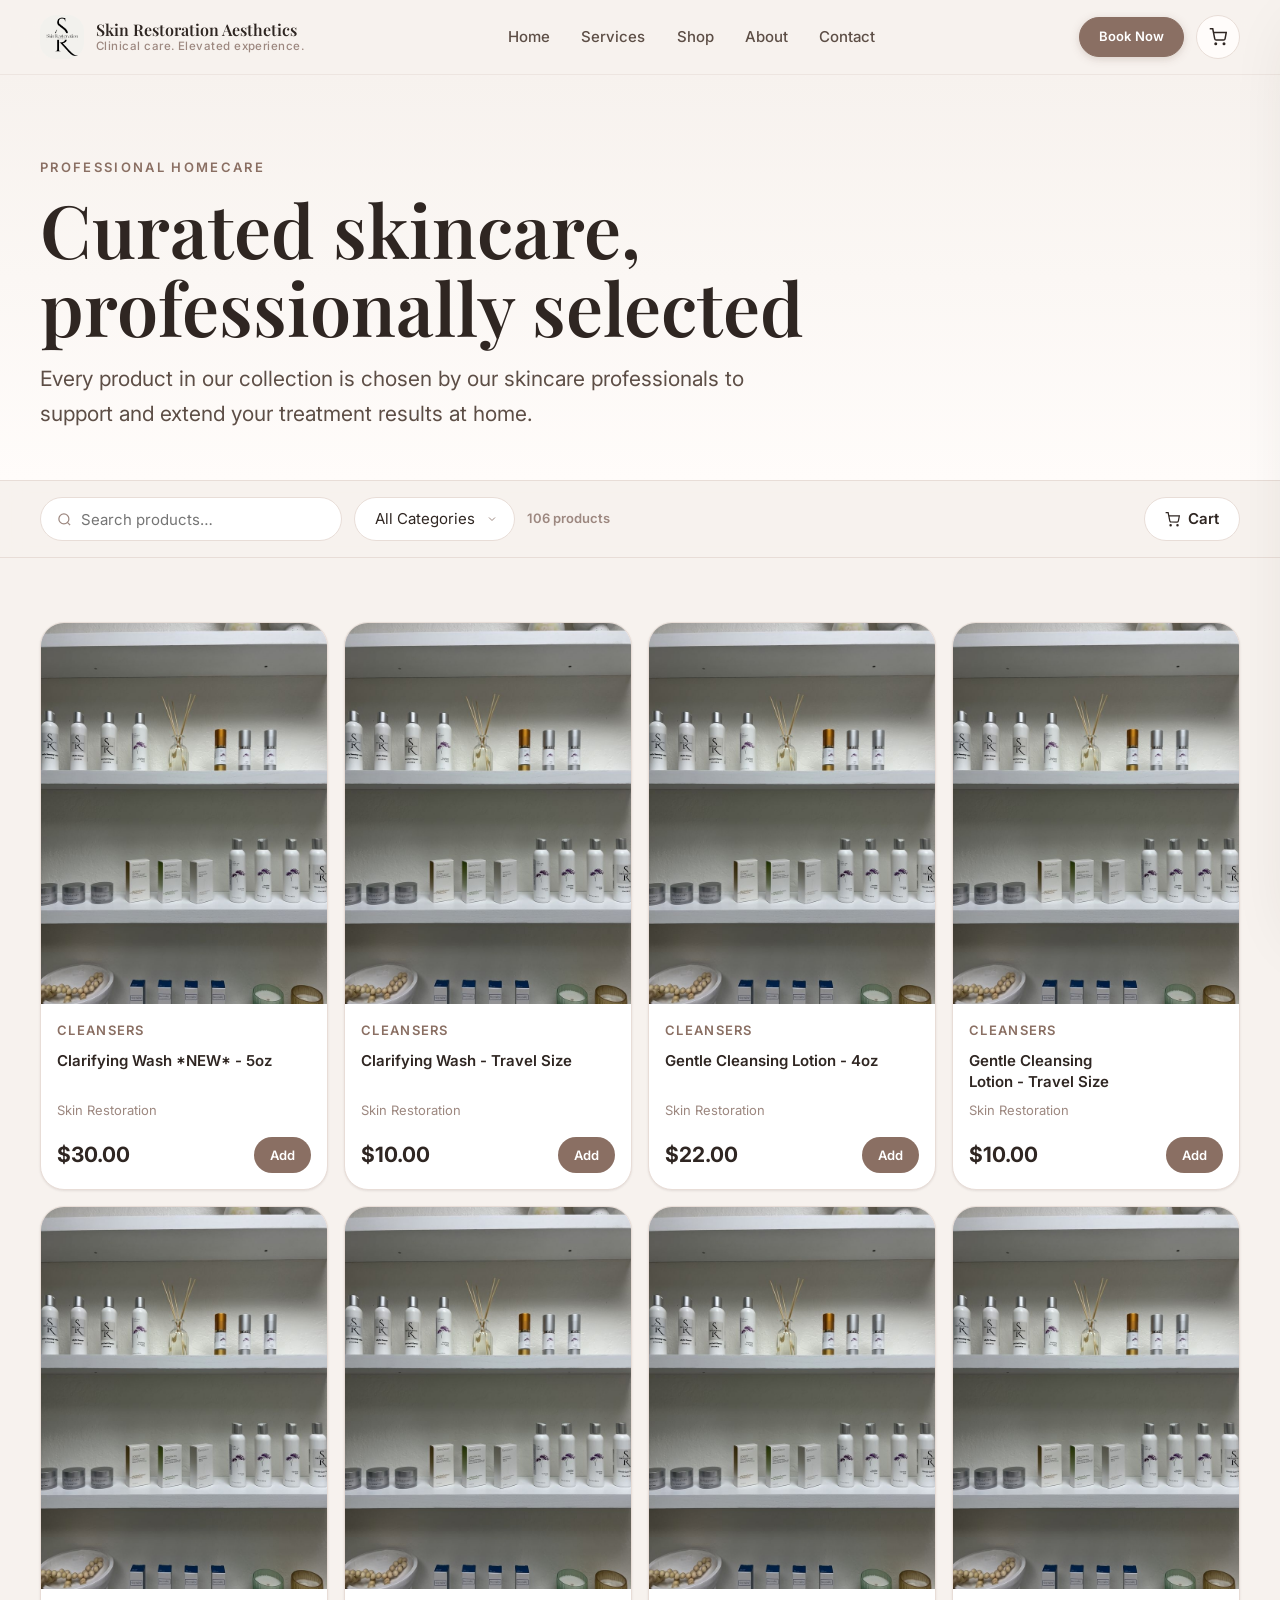
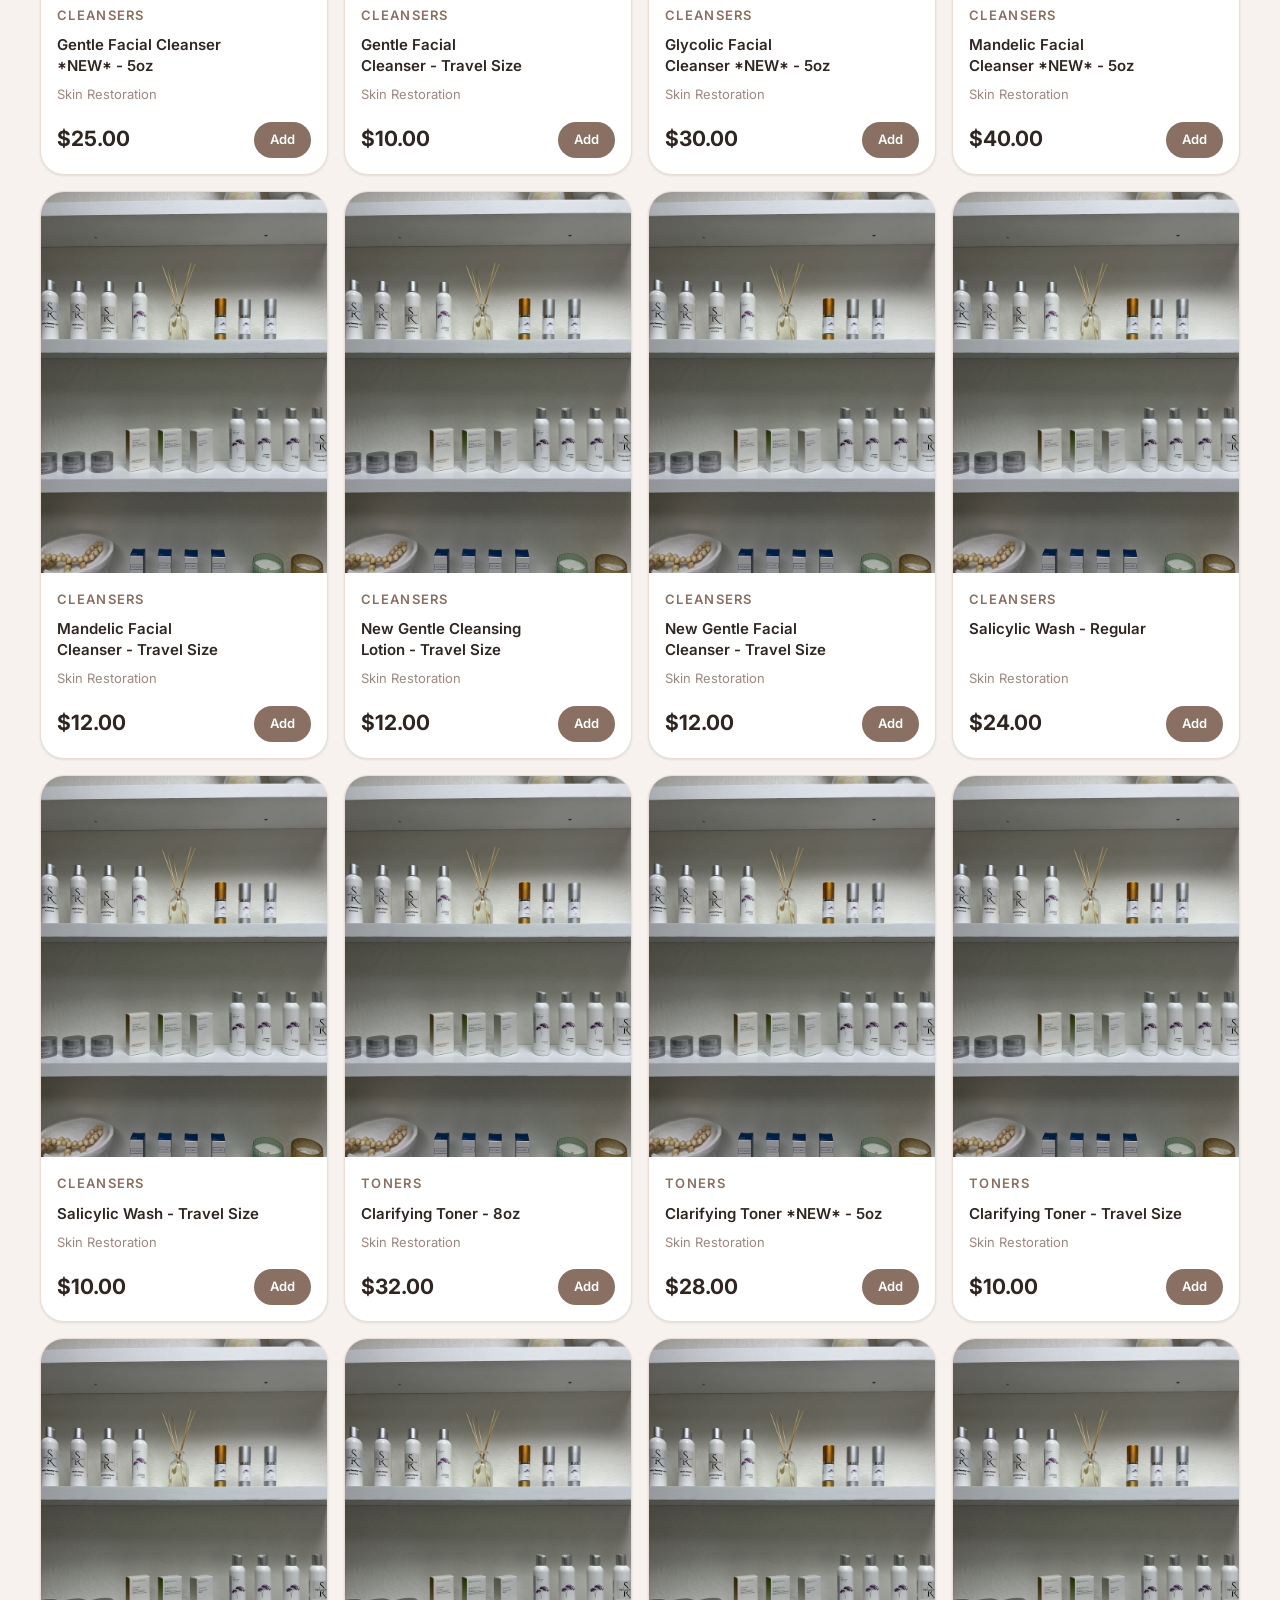
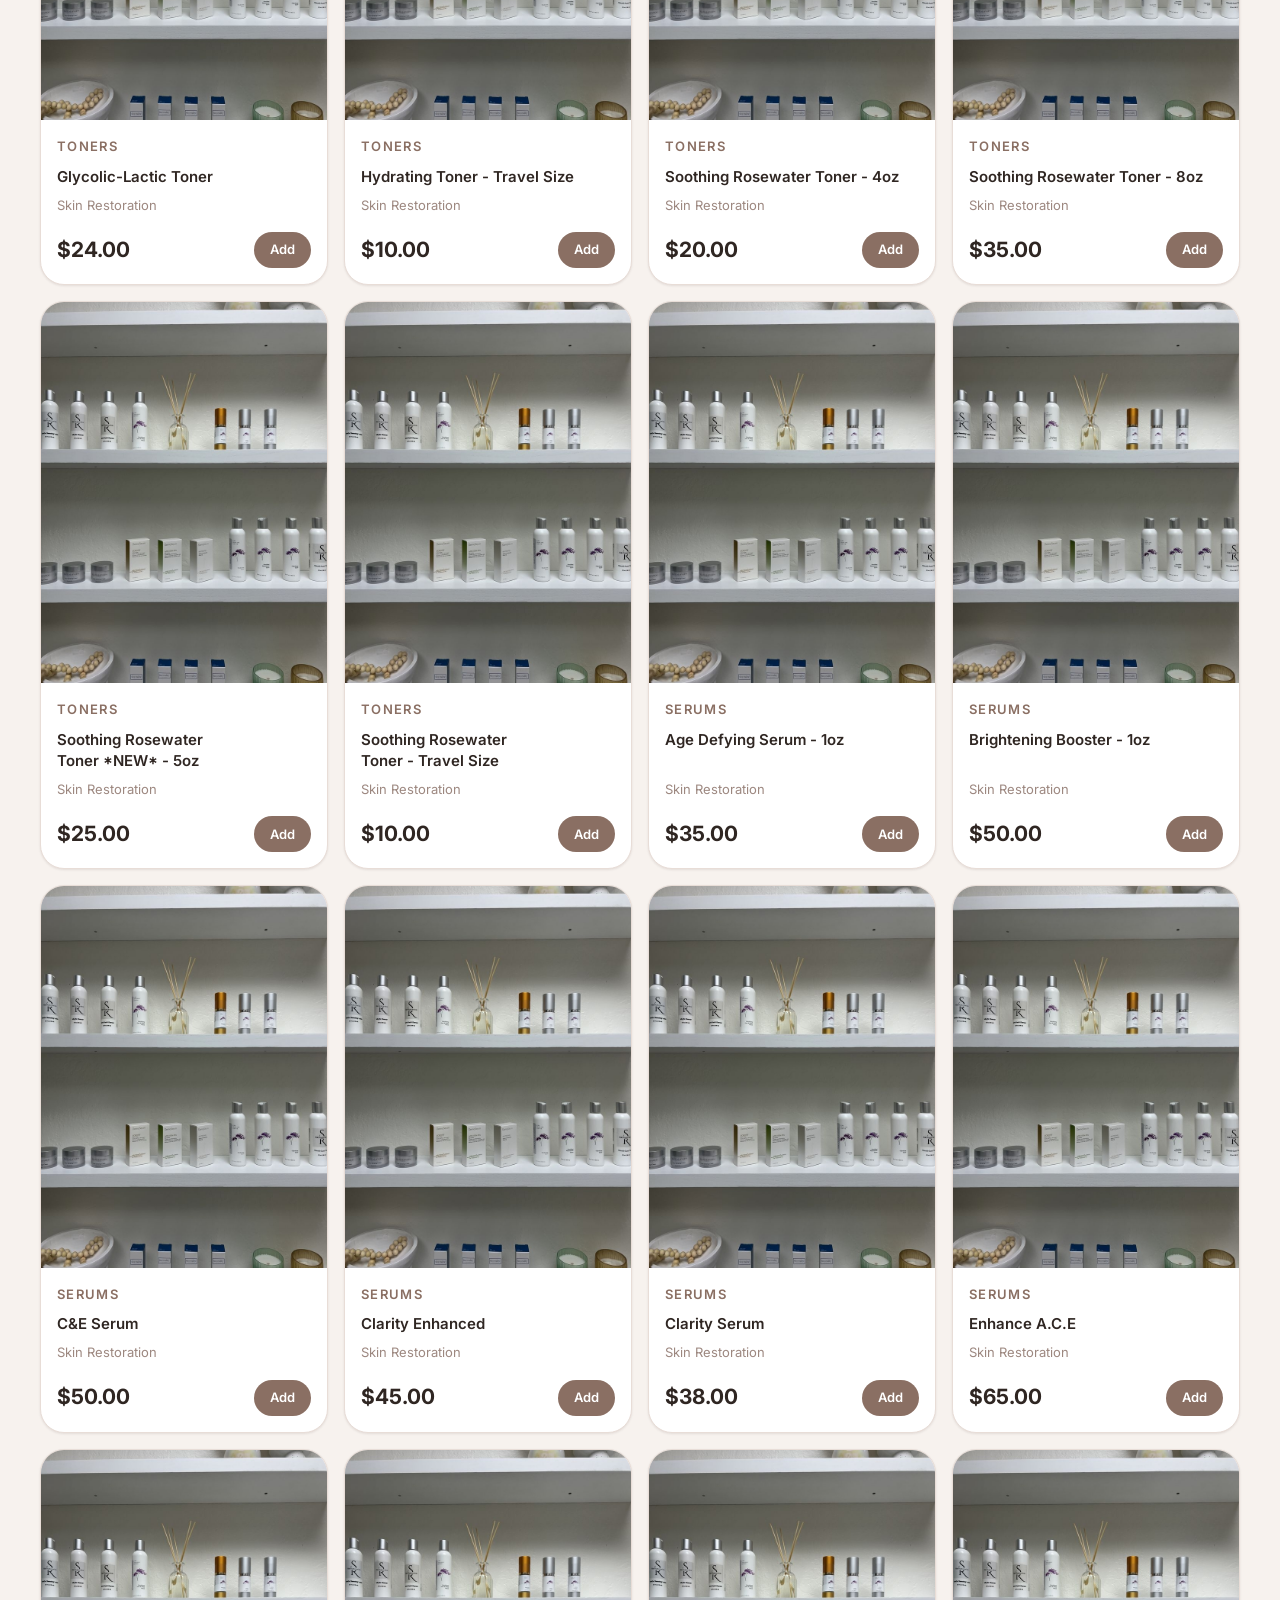
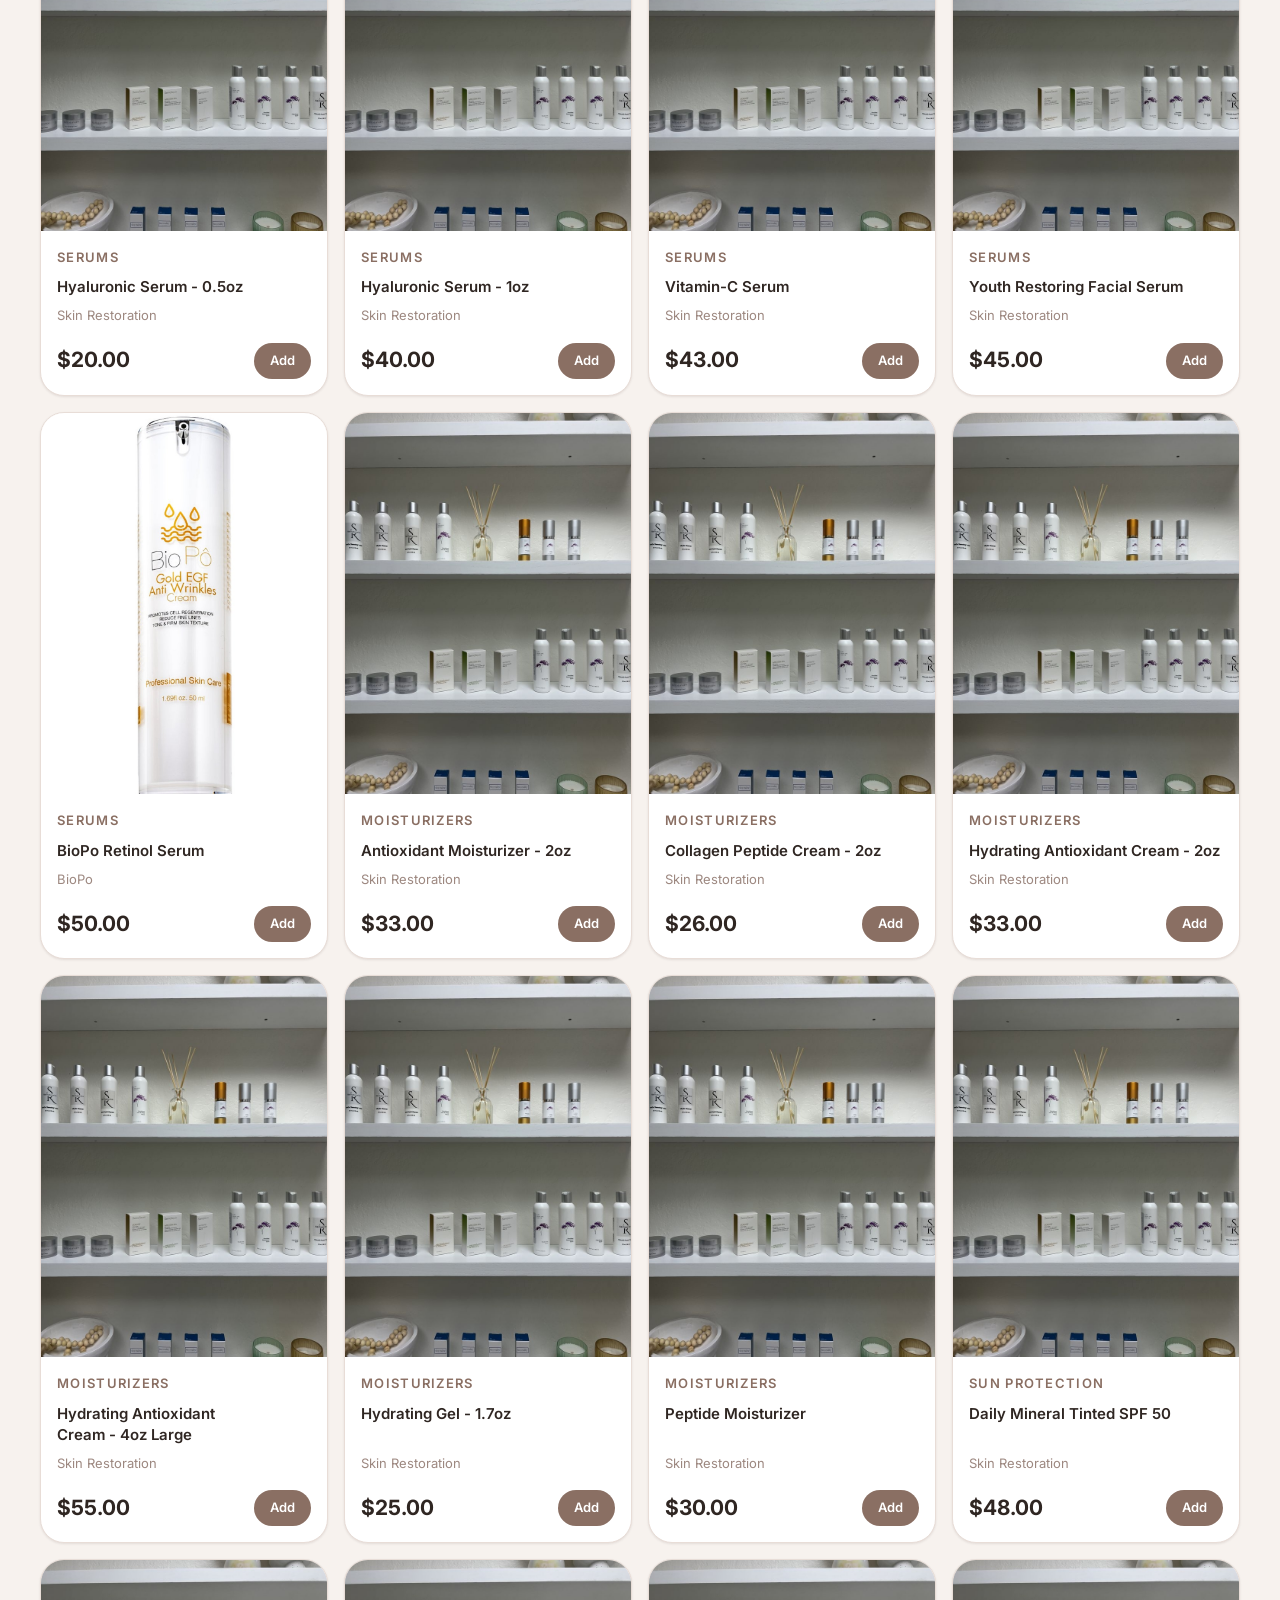
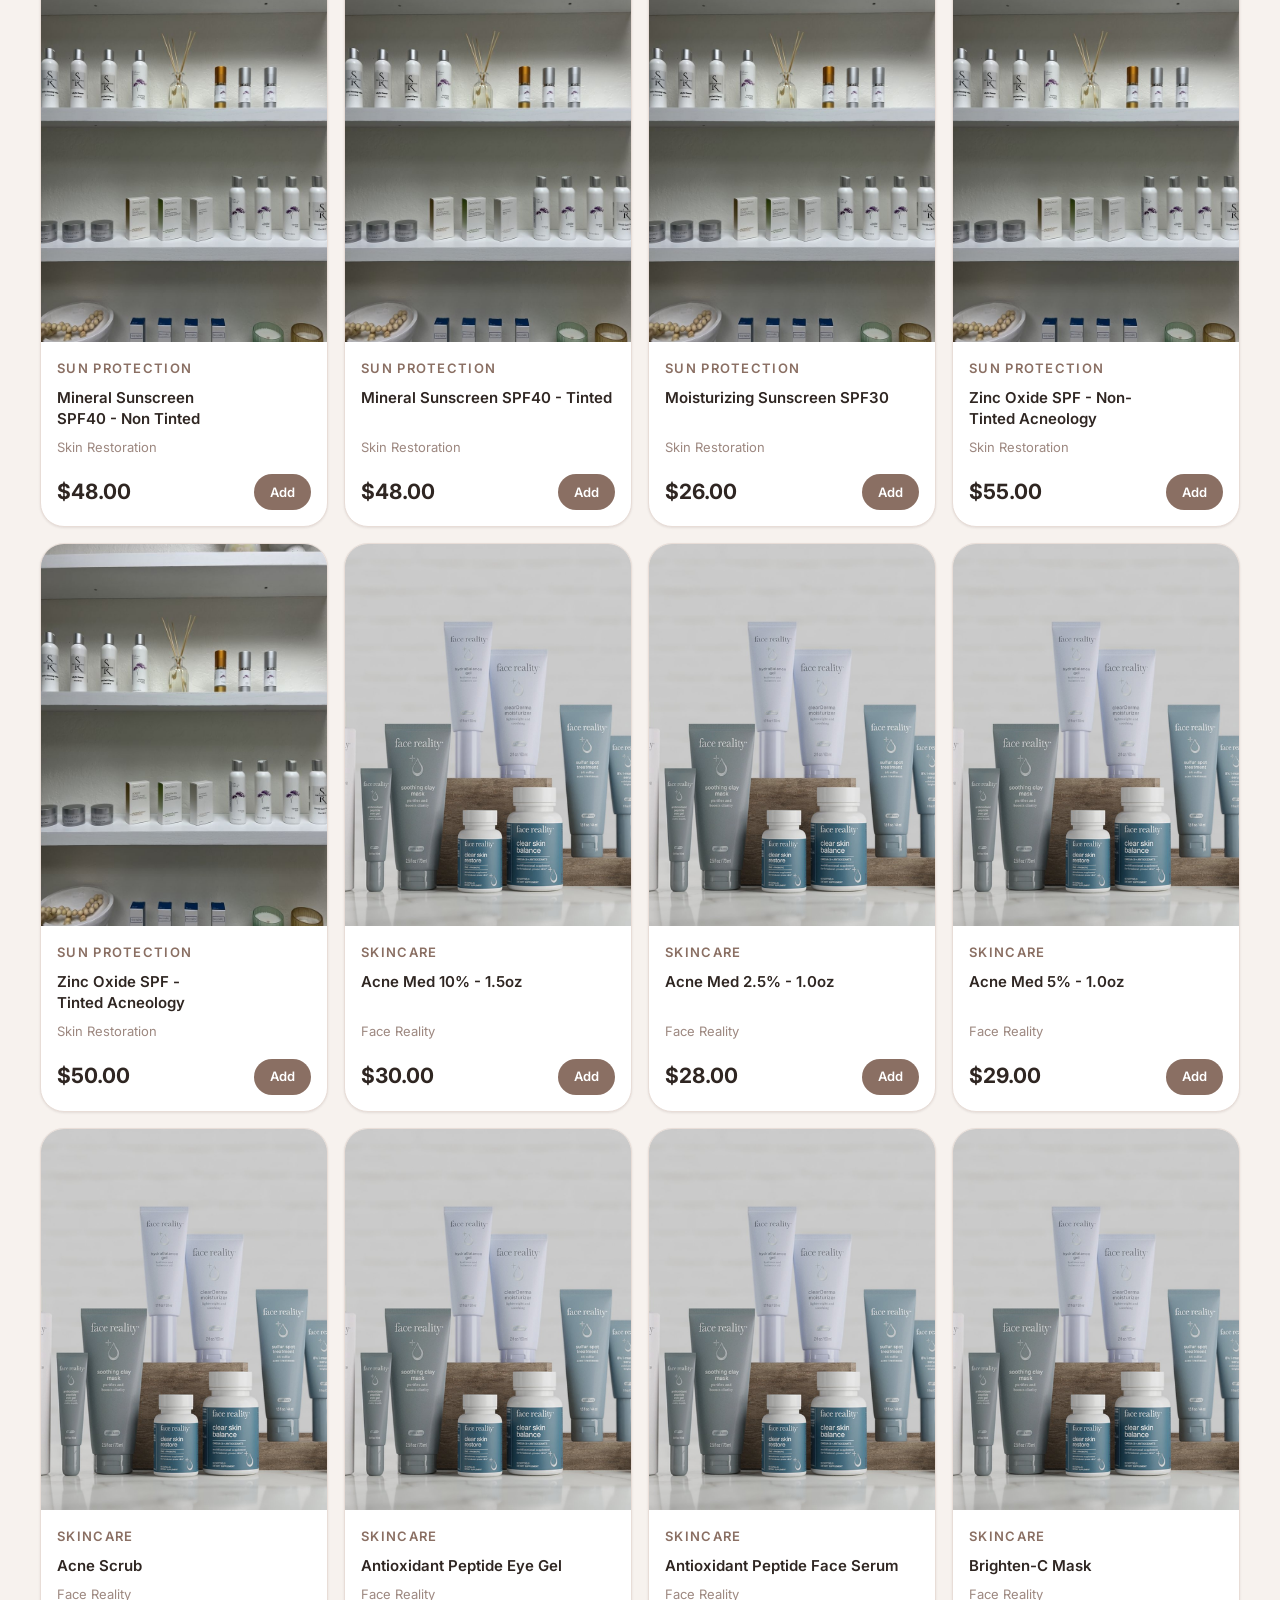
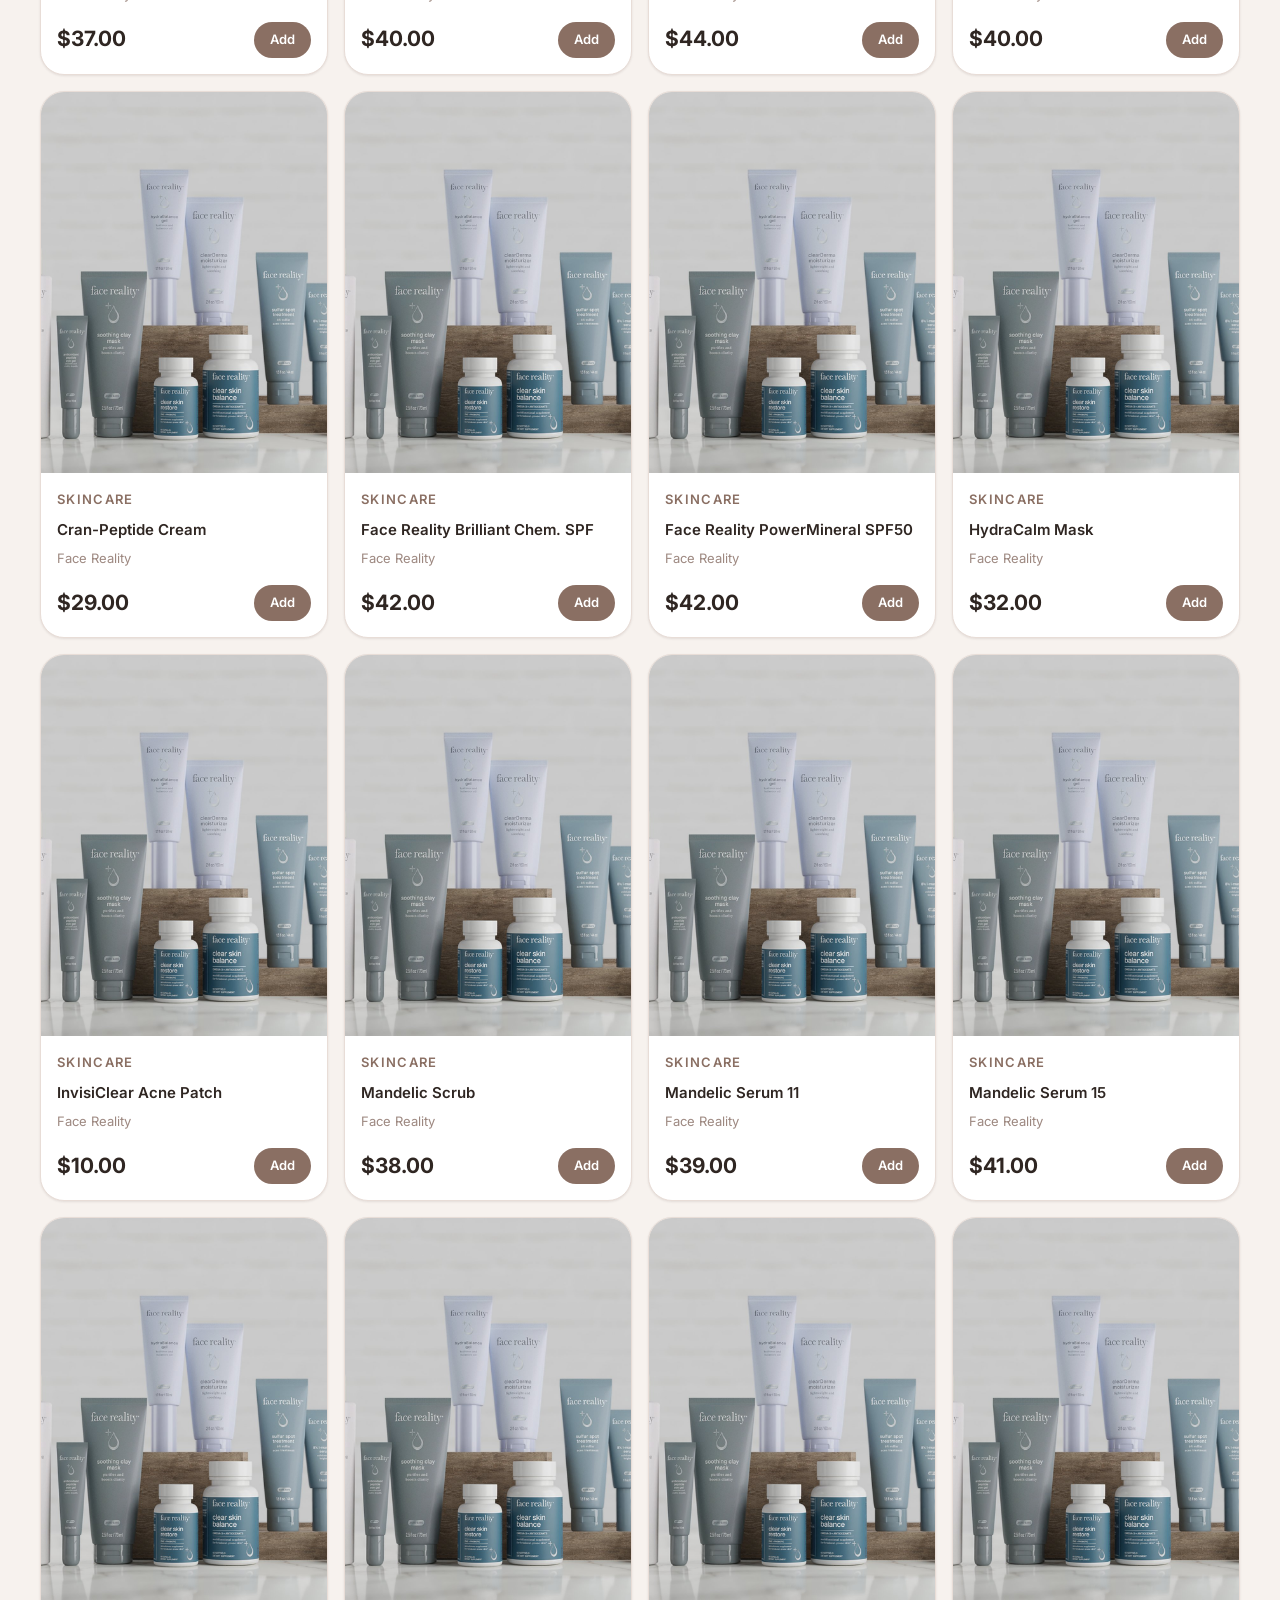
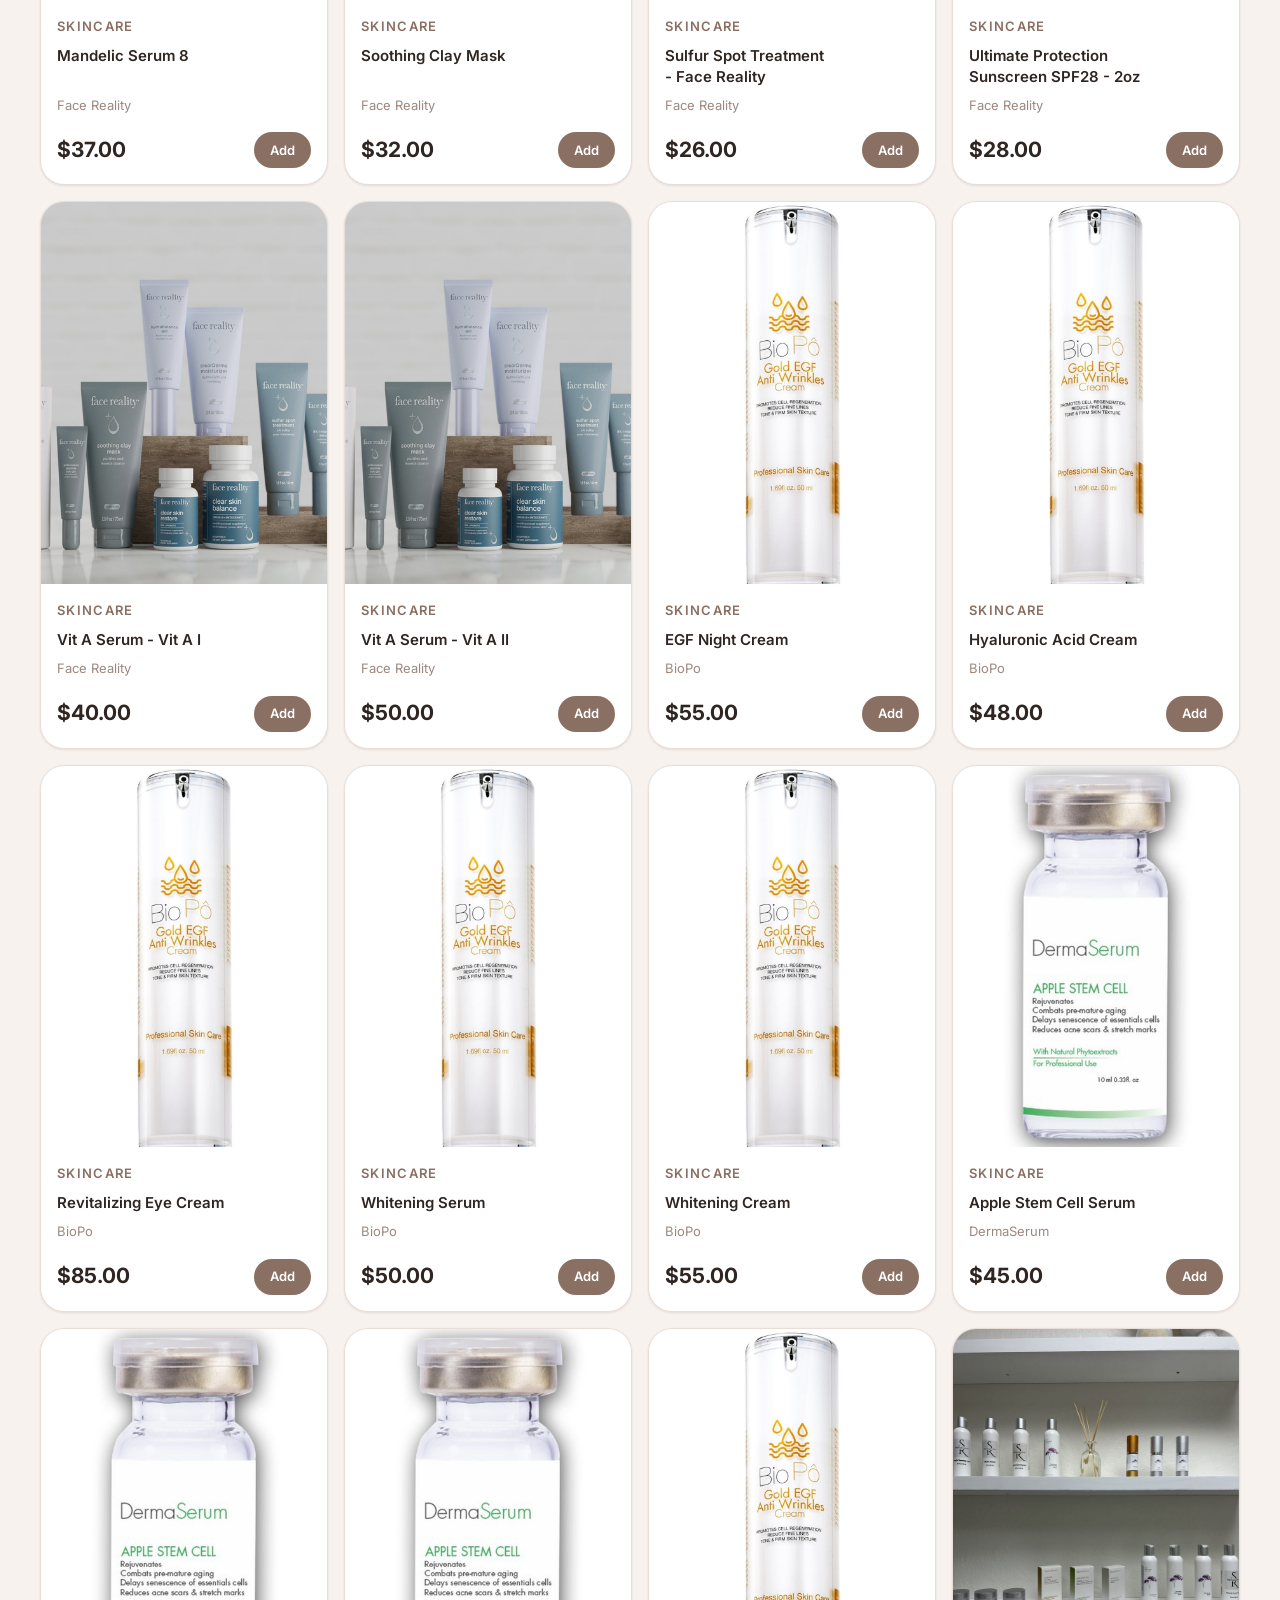
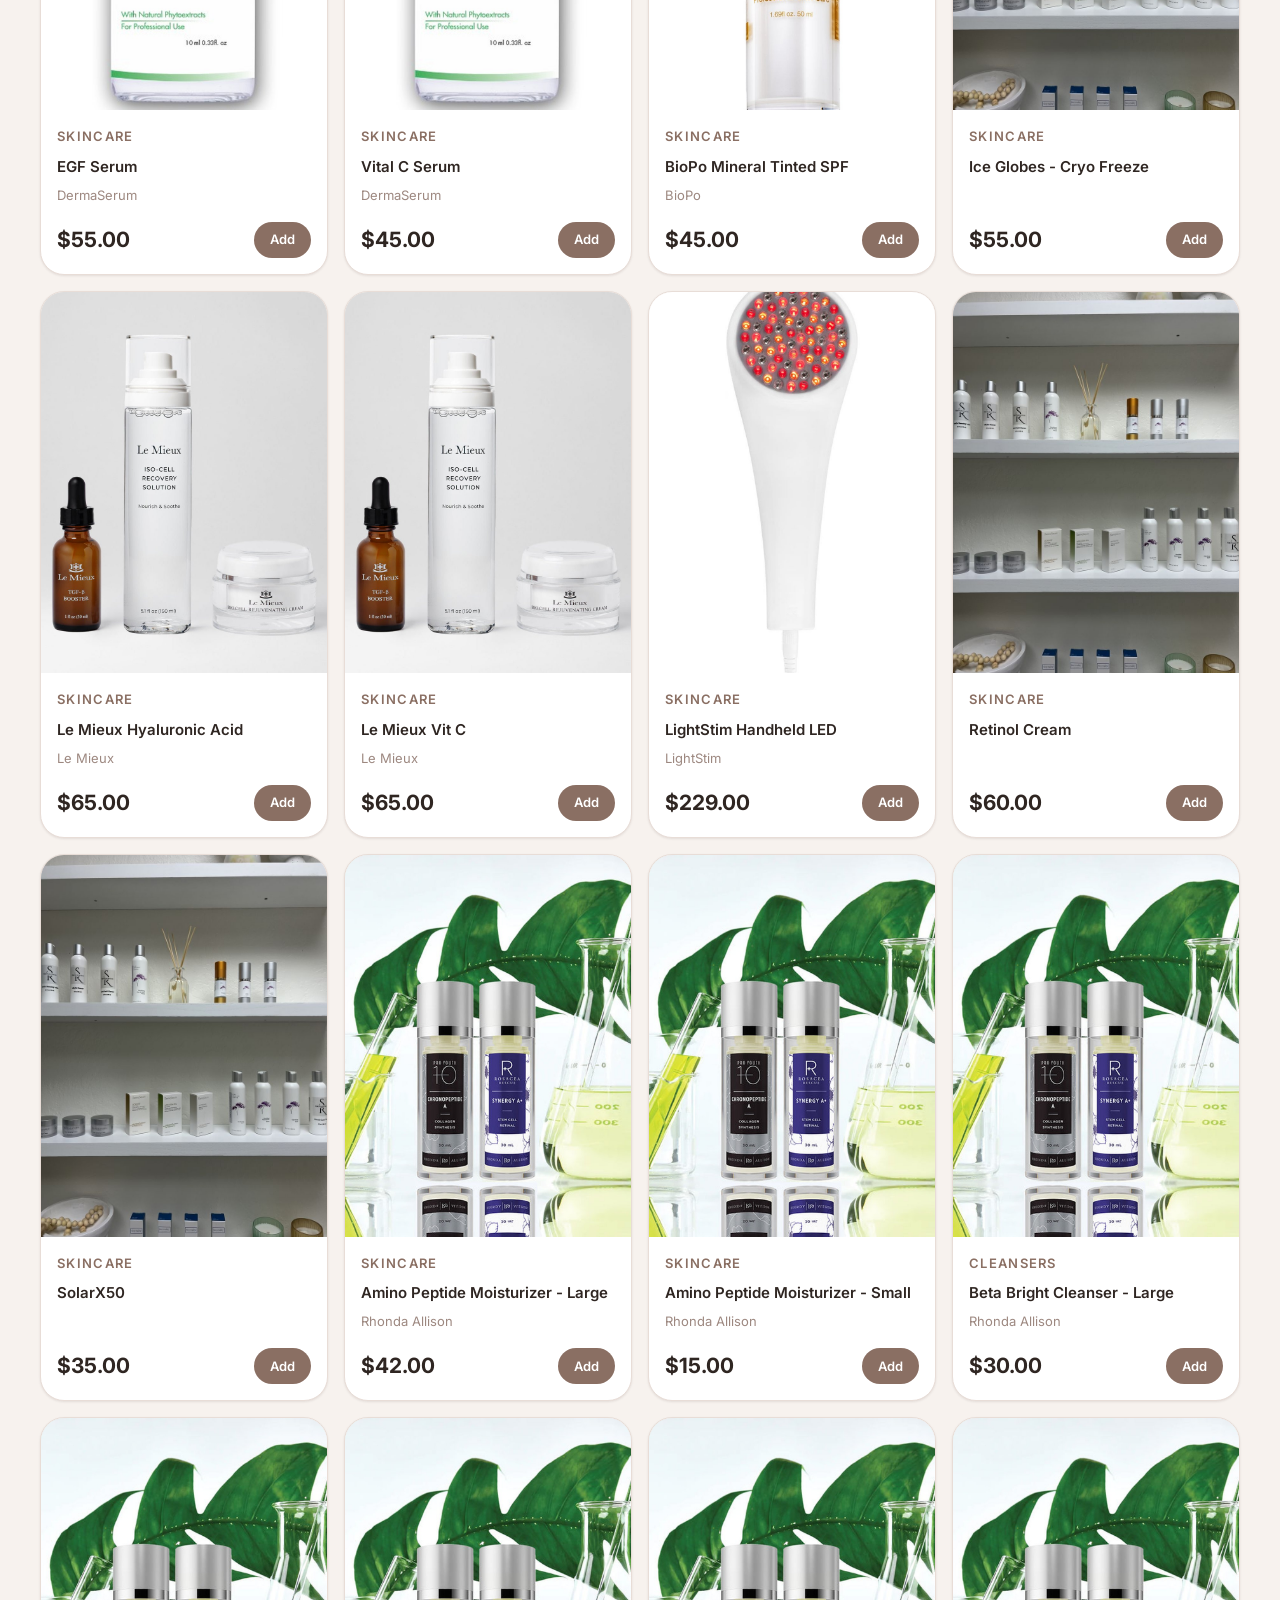
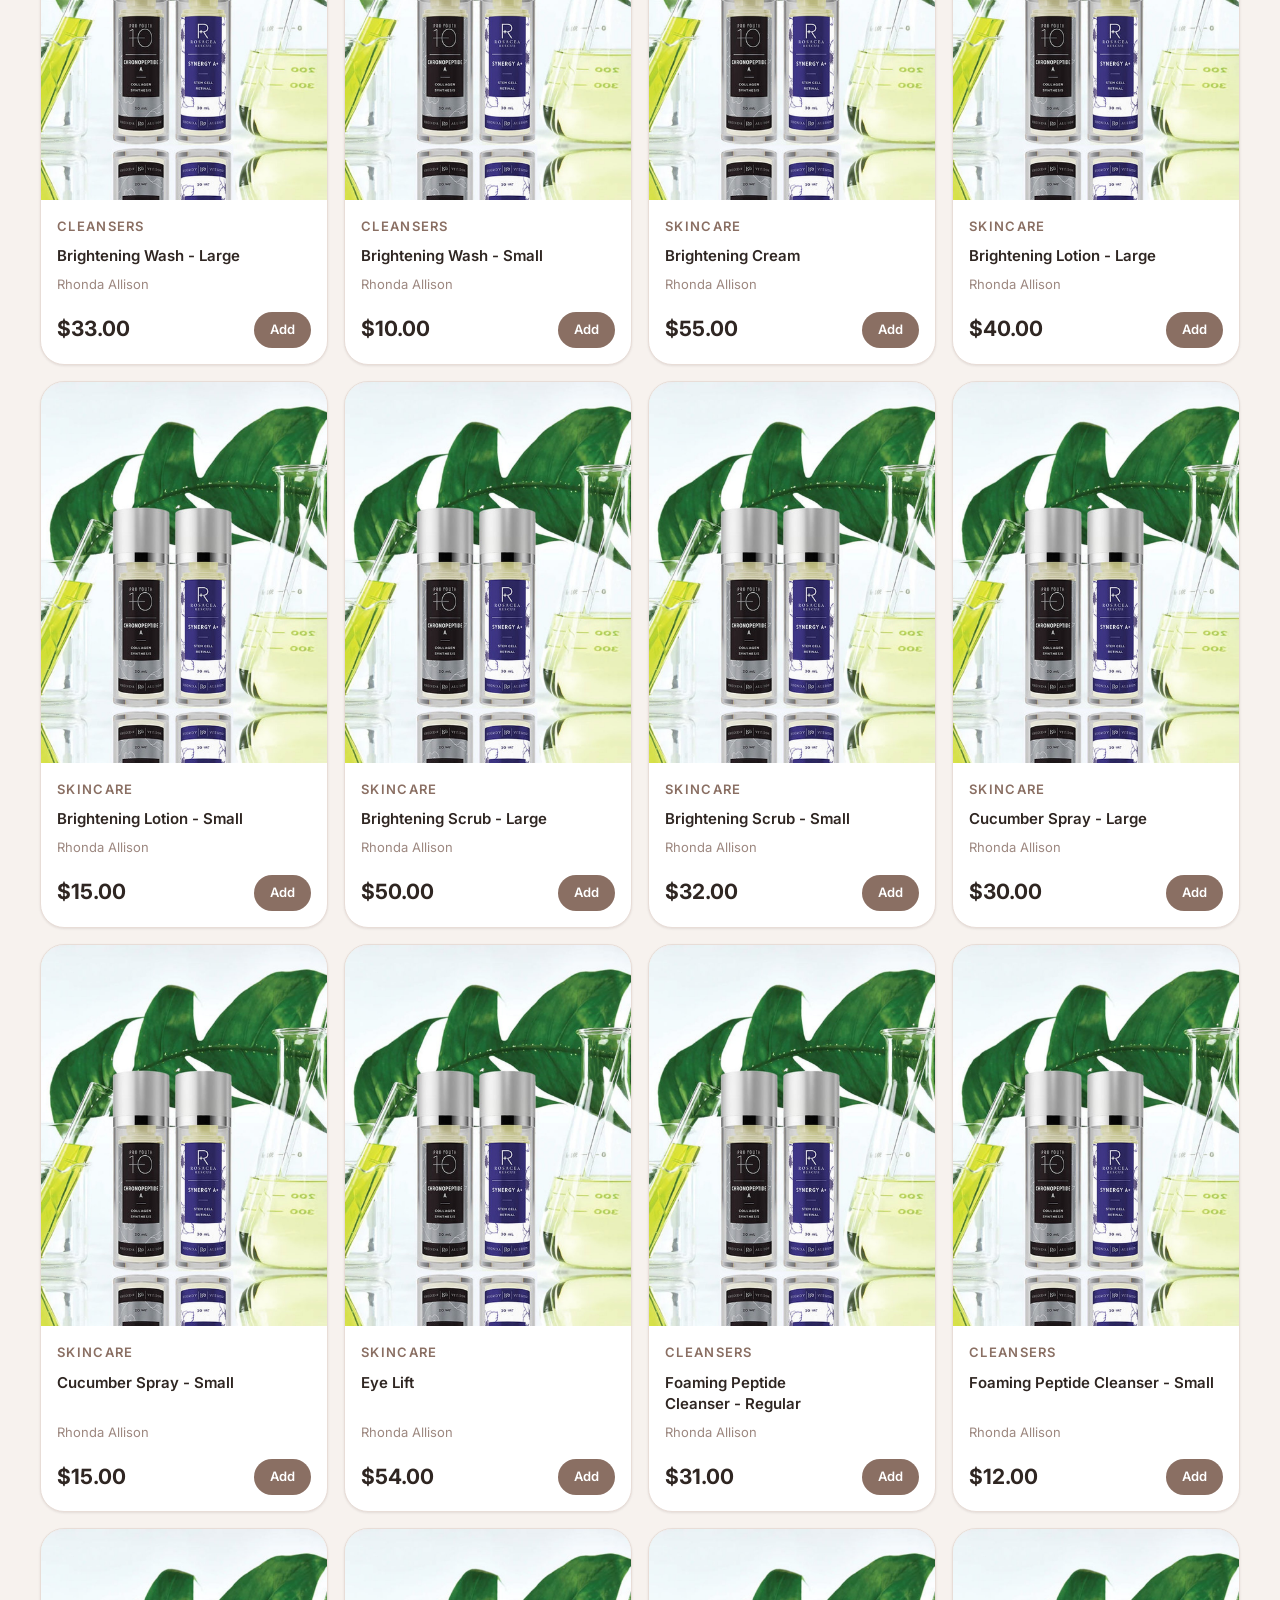
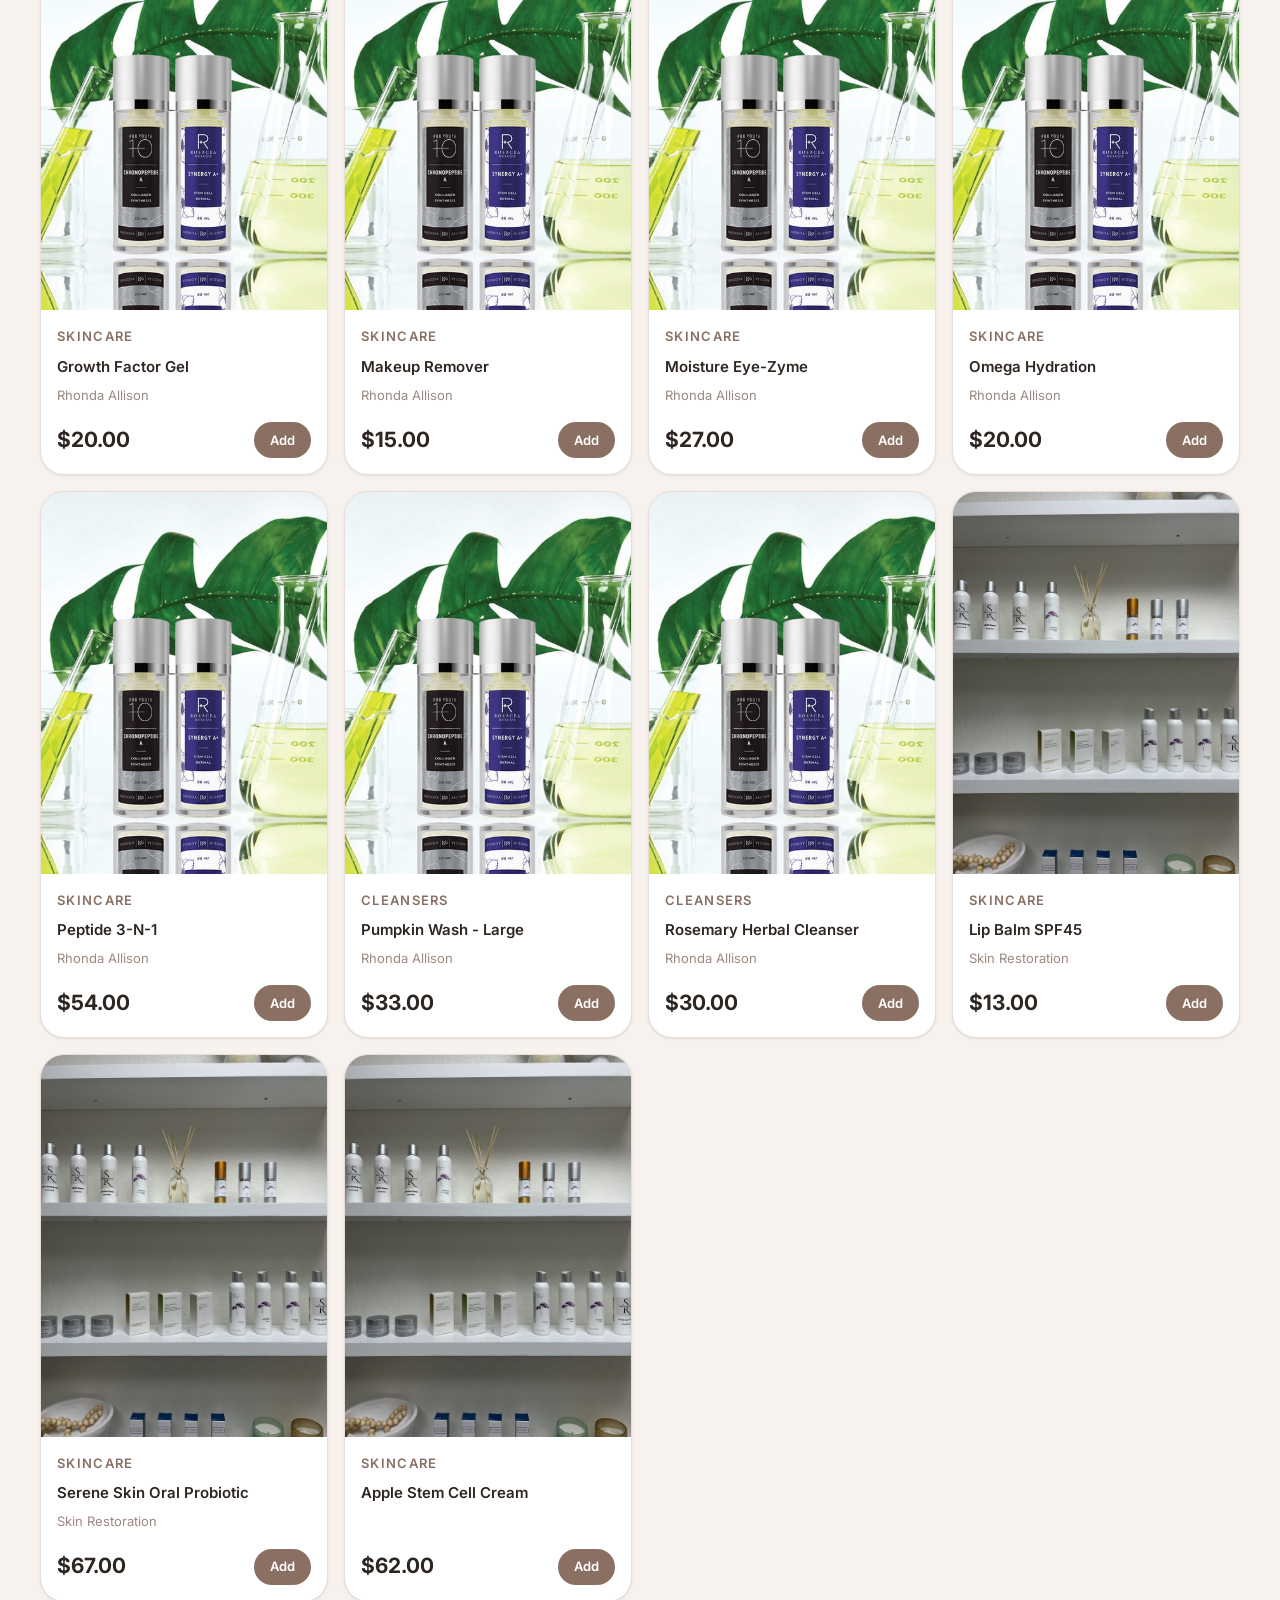
<file: shop.html>
<!DOCTYPE html>
<html lang="en">
<head>
  <meta charset="UTF-8">
  <meta name="viewport" content="width=device-width, initial-scale=1.0">
  <title>Shop | Skin Restoration Aesthetics</title>
  <meta name="description" content="Shop professional skincare at Skin Restoration Aesthetics — curated cleansers, serums, moisturizers, and more from trusted medical-grade brands.">
  <meta name="theme-color" content="#8a6f63">
  <meta property="og:title" content="Shop | Skin Restoration Aesthetics">
  <meta property="og:description" content="Curated professional skincare products. Add to cart and checkout securely.">
  <meta property="og:type" content="website">

  <link rel="preconnect" href="https://fonts.googleapis.com">
  <link rel="preconnect" href="https://fonts.gstatic.com" crossorigin>
  <link href="https://fonts.googleapis.com/css2?family=Inter:wght@300..700&family=Playfair+Display:ital,wght@0,400..700;1,400..600&display=swap" rel="stylesheet">
  <link rel="icon" type="image/jpeg" href="favicon.jpg">
  <link rel="apple-touch-icon" href="apple-touch-icon.jpg">
  <link rel="manifest" href="site.webmanifest">
  <link rel="stylesheet" href="styles.css">

  <style>
    /* Shop-specific extras */
    .shop-sticky-bar {
      position: sticky;
      top: 74px;
      z-index: 50;
      background: rgba(247,242,238,0.95);
      backdrop-filter: blur(12px);
      border-bottom: 1px solid var(--border);
      padding-block: var(--sp-4);
    }
    .shop-sticky-inner {
      display: flex;
      align-items: center;
      justify-content: space-between;
      gap: var(--sp-4);
      flex-wrap: wrap;
    }
    .shop-filters-row {
      display: flex;
      align-items: center;
      gap: var(--sp-3);
      flex-wrap: wrap;
      flex: 1;
    }
    .input-search {
      height: 44px;
      border: 1.5px solid var(--border);
      border-radius: var(--radius-full);
      background: var(--card);
      padding: 0 var(--sp-5) 0 var(--sp-10);
      font-size: var(--text-sm);
      color: var(--text);
      outline: none;
      min-width: 220px;
      transition: border-color var(--ease), box-shadow var(--ease);
      background-image: url("data:image/svg+xml,%3Csvg xmlns='http://www.w3.org/2000/svg' width='16' height='16' viewBox='0 0 24 24' fill='none' stroke='%239d8880' stroke-width='2'%3E%3Ccircle cx='11' cy='11' r='8'/%3E%3Cpath d='m21 21-4.35-4.35'/%3E%3C/svg%3E");
      background-repeat: no-repeat;
      background-position: var(--sp-4) center;
      background-size: 15px;
    }
    .input-search:focus {
      border-color: var(--primary);
      box-shadow: 0 0 0 3px rgba(138,111,99,0.12);
    }
    .select-cat {
      height: 44px;
      border: 1.5px solid var(--border);
      border-radius: var(--radius-full);
      background: var(--card);
      padding: 0 var(--sp-5);
      font-size: var(--text-sm);
      color: var(--text);
      outline: none;
      cursor: pointer;
      transition: border-color var(--ease), box-shadow var(--ease);
      appearance: none;
      padding-right: var(--sp-8);
      background-image: url("data:image/svg+xml,%3Csvg xmlns='http://www.w3.org/2000/svg' width='12' height='12' viewBox='0 0 24 24' fill='none' stroke='%239d8880' stroke-width='2'%3E%3Cpath d='m6 9 6 6 6-6'/%3E%3C/svg%3E");
      background-repeat: no-repeat;
      background-position: right var(--sp-4) center;
    }
    .select-cat:focus {
      border-color: var(--primary);
      box-shadow: 0 0 0 3px rgba(138,111,99,0.12);
    }
    .shop-count-badge {
      display: inline-flex;
      align-items: center;
      gap: var(--sp-2);
      font-size: var(--text-xs);
      font-weight: 600;
      color: var(--text-faint);
      white-space: nowrap;
    }
    .view-cart-btn {
      display: inline-flex;
      align-items: center;
      gap: var(--sp-2);
      height: 44px;
      padding: 0 var(--sp-5);
      border-radius: var(--radius-full);
      font-size: var(--text-sm);
      font-weight: 600;
      background: var(--card);
      color: var(--text);
      border: 1.5px solid var(--border);
      transition: background var(--ease), border-color var(--ease), box-shadow var(--ease);
      white-space: nowrap;
      flex-shrink: 0;
    }
    .view-cart-btn:hover {
      background: var(--bg-alt);
      border-color: var(--primary);
      box-shadow: var(--shadow-sm);
    }
    .view-cart-btn .cart-count-chip {
      background: var(--primary);
      color: #fff;
      border-radius: var(--radius-full);
      min-width: 22px;
      height: 22px;
      font-size: 11px;
      font-weight: 700;
      display: inline-flex;
      align-items: center;
      justify-content: center;
      padding: 0 5px;
    }
  </style>
</head>
<body data-page="shop.html">
  <div id="headerMount"></div>

  <main>

    <!-- ── PAGE HERO ─────────────────────────────────────────── -->
    <section class="page-hero">
      <div class="container">
        <p class="eyebrow">Professional Homecare</p>
        <h1>Curated skincare, professionally selected</h1>
        <p class="lead">Every product in our collection is chosen by our skincare professionals to support and extend your treatment results at home.</p>
      </div>
    </section>

    <!-- ── STICKY FILTER BAR ──────────────────────────────────── -->
    <div class="shop-sticky-bar">
      <div class="container shop-sticky-inner">
        <div class="shop-filters-row">
          <input
            id="shopSearch"
            class="input-search"
            type="search"
            placeholder="Search products…"
            autocomplete="off"
            aria-label="Search products"
          >
          <select id="shopCategory" class="select-cat" aria-label="Filter by category">
            <option value="all">All Categories</option>
          </select>
          <span class="shop-count-badge" id="productCount"></span>
        </div>
        <button class="view-cart-btn" type="button" onclick="openCart()" aria-label="View cart">
          <svg width="15" height="15" viewBox="0 0 24 24" fill="none" stroke="currentColor" stroke-width="2">
            <circle cx="9" cy="21" r="1"/><circle cx="20" cy="21" r="1"/>
            <path d="M1 1h4l2.68 13.39a2 2 0 0 0 2 1.61h9.72a2 2 0 0 0 2-1.61L23 6H6"/>
          </svg>
          Cart
          <span class="cart-count-chip" data-cart-count style="display:none">0</span>
        </button>
      </div>
    </div>

    <!-- ── PRODUCT GRID ───────────────────────────────────────── -->
    <section class="section-sm">
      <div class="container">
        <div class="product-grid" id="shopProducts">
          <div class="empty-state">Loading products…</div>
        </div>
      </div>
    </section>

    <!-- ── HOMECARE CALLOUT ───────────────────────────────────── -->
    <section class="section-sm" style="background:var(--surface);border-top:1px solid var(--border);">
      <div class="container">
        <div style="display:grid;grid-template-columns:1fr 1fr;gap:var(--sp-5);align-items:center;">
          <div>
            <p class="eyebrow">Why homecare matters</p>
            <h2 style="font-size:var(--text-2xl);margin-bottom:var(--sp-4);">Your results don't stop at the door</h2>
            <p class="body-text" style="margin-bottom:var(--sp-4);">Professional treatments lay the foundation. Your daily homecare routine is what maintains, extends, and amplifies those results between visits. Every product we carry is professionally selected — chosen to complement our in-clinic treatments and support your specific skin concerns.</p>
            <a class="btn btn-primary" href="https://booking.mangomint.com/879442" target="_blank" rel="noopener noreferrer">Book a Consultation</a>
          </div>
          <div style="background:linear-gradient(135deg,rgba(188,167,155,0.15),rgba(138,111,99,0.08));border:1px solid var(--border);border-radius:var(--radius-xl);padding:var(--sp-10);text-align:center;">
            <svg width="64" height="64" viewBox="0 0 24 24" fill="none" stroke="var(--accent)" stroke-width="1.2" style="margin:0 auto var(--sp-4);">
              <path d="M20.84 4.61a5.5 5.5 0 0 0-7.78 0L12 5.67l-1.06-1.06a5.5 5.5 0 0 0-7.78 7.78l1.06 1.06L12 21.23l7.78-7.78 1.06-1.06a5.5 5.5 0 0 0 0-7.78z"/>
            </svg>
            <p style="font-family:var(--font-display);font-size:var(--text-xl);color:var(--text);margin-bottom:var(--sp-2);">Expert Curated</p>
            <p class="body-text">Every product is selected and recommended by our professional estheticians for quality, results, and skin compatibility.</p>
          </div>
        </div>
      </div>
    </section>

  </main>

  <div id="footerMount"></div>
  <div id="cartMount"></div>
  <script src="data.js"></script>
  <script src="utils.js"></script>
  <script src="checkout.js"></script>
<script data-pplx-inline-edit>
(function(){
  if(window===window.top)return;
  function inlineAll(orig,clone){
    if(orig.nodeType!==1)return;
    try{
      var cs=getComputedStyle(orig);
      var t='';
      for(var i=0;i<cs.length;i++){t+=cs[i]+':'+cs.getPropertyValue(cs[i])+';';}
      clone.style.cssText=t;
    }catch(e){}
    var oc=orig.children,cc=clone.children;
    for(var j=0;j<oc.length&&j<cc.length;j++){inlineAll(oc[j],cc[j]);}
  }
  function stripExternal(clone){
    var imgs=clone.querySelectorAll('img');
    for(var i=0;i<imgs.length;i++){
      var s=imgs[i].getAttribute('src');
      if(s&&!s.startsWith('data:'))imgs[i].removeAttribute('src');
    }
    var all=clone.querySelectorAll('*');
    for(var i=0;i<all.length;i++){
      var st=all[i].style.cssText;
      if(st&&st.indexOf('url(')>=0){
        all[i].style.cssText=st.replace(/url\(["']?(?!data:)[^)"']*["']?\)/gi,'none');
      }
    }
  }
  window.addEventListener('message',function(e){
    if(!e.data||e.data.type!=='INLINE_EDIT_CAPTURE_REQUEST')return;
    var scrollX=window.scrollX||window.pageXOffset||0;
    var scrollY=window.scrollY||window.pageYOffset||0;
    var w=window.innerWidth,h=window.innerHeight;
    try{
      var clone=document.documentElement.cloneNode(true);
      var rm=clone.querySelectorAll('script,link[rel="stylesheet"],style');
      for(var i=0;i<rm.length;i++){rm[i].remove();}
      inlineAll(document.documentElement,clone);
      stripExternal(clone);
      var html=new XMLSerializer().serializeToString(clone);
      var svg='<svg xmlns="http://www.w3.org/2000/svg" width="'+w+'" height="'+h+'">'
        +'<foreignObject width="100%" height="100%">'
        +'<div xmlns="http://www.w3.org/1999/xhtml" style="width:'+w+'px;height:'+h+'px;overflow:hidden">'
        +'<div style="transform:translate(-'+scrollX+'px,-'+scrollY+'px);transform-origin:top left">'
        +html+'</div></div></foreignObject></svg>';
      var svgUrl='data:image/svg+xml;charset=utf-8,'+encodeURIComponent(svg);
      var img=new Image();
      img.onload=function(){
        var c=document.createElement('canvas');c.width=w;c.height=h;
        c.getContext('2d').drawImage(img,0,0);
        window.parent.postMessage({type:'INLINE_EDIT_SCREENSHOT_RESULT',dataUrl:c.toDataURL('image/png'),scrollX:scrollX,scrollY:scrollY},'*');
      };
      img.onerror=function(){
        window.parent.postMessage({type:'INLINE_EDIT_SCREENSHOT_RESULT',dataUrl:null,scrollX:scrollX,scrollY:scrollY},'*');
      };
      img.src=svgUrl;
    }catch(err){
      window.parent.postMessage({type:'INLINE_EDIT_SCREENSHOT_RESULT',dataUrl:null,scrollX:scrollX,scrollY:scrollY},'*');
    }
  });
})();
</script></body>
</html>
</file>
<file: styles.css>
/* ============================================================
   SKIN RESTORATION AESTHETICS — LUXURY DESIGN SYSTEM
   Brand palette: warm rose-taupe, clean ivory, deep espresso
   Fonts: Playfair Display (headings) + Inter (body)
   ============================================================ */

/* ── DESIGN TOKENS ────────────────────────────────────────── */
:root {
  /* Brand Colors */
  --bg:           #f7f2ee;
  --bg-alt:       #f3ece7;
  --surface:      #fffcfa;
  --surface-2:    #fff8f5;
  --card:         #ffffff;
  --border:       #e8ddd7;
  --divider:      #ede3dc;

  /* Text */
  --text:         #2f2622;
  --text-muted:   #5d4e46;
  --text-faint:   #9d8880;

  /* Brand */
  --primary:      #8a6f63;
  --primary-dark: #72584d;
  --primary-light:#a08578;
  --accent:       #bca79b;
  --accent-light: #d9cbc4;

  /* Type */
  --font-display: 'Playfair Display', Georgia, serif;
  --font-body:    'Inter', 'Helvetica Neue', sans-serif;

  /* Type Scale */
  --text-xs:   clamp(0.75rem, 0.7rem + 0.2vw, 0.8125rem);
  --text-sm:   clamp(0.875rem, 0.82rem + 0.22vw, 0.9375rem);
  --text-base: clamp(1rem, 0.95rem + 0.2vw, 1.0625rem);
  --text-lg:   clamp(1.125rem, 1rem + 0.5vw, 1.3125rem);
  --text-xl:   clamp(1.5rem, 1.2rem + 1.2vw, 2.25rem);
  --text-2xl:  clamp(2rem, 1.4rem + 2.2vw, 3.25rem);
  --text-3xl:  clamp(2.6rem, 1.4rem + 4vw, 5rem);

  /* Spacing */
  --sp-1: 0.25rem;
  --sp-2: 0.5rem;
  --sp-3: 0.75rem;
  --sp-4: 1rem;
  --sp-5: 1.25rem;
  --sp-6: 1.5rem;
  --sp-8: 2rem;
  --sp-10: 2.5rem;
  --sp-12: 3rem;
  --sp-16: 4rem;
  --sp-20: 5rem;
  --sp-24: 6rem;

  /* Shape */
  --radius-sm: 0.5rem;
  --radius:    1rem;
  --radius-lg: 1.5rem;
  --radius-xl: 2rem;
  --radius-full: 9999px;

  /* Shadow */
  --shadow-sm: 0 1px 3px rgba(47,38,34,0.06), 0 1px 2px rgba(47,38,34,0.04);
  --shadow:    0 4px 16px rgba(47,38,34,0.08), 0 1px 4px rgba(47,38,34,0.04);
  --shadow-lg: 0 16px 48px rgba(47,38,34,0.10), 0 4px 12px rgba(47,38,34,0.06);
  --shadow-xl: 0 32px 64px rgba(47,38,34,0.12);

  /* Transitions */
  --ease: 200ms cubic-bezier(0.16, 1, 0.3, 1);
  --ease-slow: 400ms cubic-bezier(0.16, 1, 0.3, 1);

  /* Layout */
  --content: 1200px;
  --content-narrow: 720px;
}

/* ── RESET ────────────────────────────────────────────────── */
*, *::before, *::after { box-sizing: border-box; margin: 0; padding: 0; }

html {
  scroll-behavior: smooth;
  scroll-padding-top: 80px;
  -webkit-font-smoothing: antialiased;
  -moz-osx-font-smoothing: grayscale;
  text-rendering: optimizeLegibility;
}

body {
  font-family: var(--font-body);
  font-size: var(--text-base);
  color: var(--text);
  background-color: var(--bg);
  line-height: 1.65;
  min-height: 100dvh;
}

img, picture, video { display: block; max-width: 100%; height: auto; }
a { color: inherit; text-decoration: none; }
button { cursor: pointer; font: inherit; color: inherit; background: none; border: none; }
ul[role="list"], ol[role="list"] { list-style: none; }
input, select, textarea { font: inherit; color: inherit; }
h1,h2,h3,h4,h5,h6 { line-height: 1.12; text-wrap: balance; }
p, li { text-wrap: pretty; }

::selection { background: rgba(138,111,99,0.18); color: var(--text); }
:focus-visible { outline: 2px solid var(--primary); outline-offset: 3px; border-radius: var(--radius-sm); }

@media (prefers-reduced-motion: reduce) {
  *, *::before, *::after {
    animation-duration: 0.01ms !important;
    animation-iteration-count: 1 !important;
    transition-duration: 0.01ms !important;
    scroll-behavior: auto !important;
  }
}

/* ── LAYOUT ───────────────────────────────────────────────── */
.container {
  width: min(calc(100% - 2.5rem), var(--content));
  margin-inline: auto;
}
.container--narrow {
  width: min(calc(100% - 2.5rem), var(--content-narrow));
  margin-inline: auto;
}

.section      { padding-block: clamp(var(--sp-12), 7vw, var(--sp-24)); }
.section-sm   { padding-block: clamp(var(--sp-8), 5vw, var(--sp-16)); }
.section-xs   { padding-block: clamp(var(--sp-6), 3vw, var(--sp-10)); }

/* ── TYPOGRAPHY ───────────────────────────────────────────── */
.eyebrow {
  display: inline-block;
  font-family: var(--font-body);
  font-size: var(--text-xs);
  font-weight: 600;
  letter-spacing: 0.18em;
  text-transform: uppercase;
  color: var(--primary);
  margin-bottom: var(--sp-4);
}

h1, .h1 {
  font-family: var(--font-display);
  font-size: var(--text-3xl);
  font-weight: 600;
  color: var(--text);
  line-height: 1.05;
}

h2, .h2 {
  font-family: var(--font-display);
  font-size: var(--text-2xl);
  font-weight: 600;
  color: var(--text);
}

h3, .h3 {
  font-family: var(--font-display);
  font-size: var(--text-xl);
  font-weight: 500;
  color: var(--text);
}

h4, .h4 {
  font-family: var(--font-body);
  font-size: var(--text-lg);
  font-weight: 600;
  color: var(--text);
}

.lead {
  font-size: var(--text-lg);
  color: var(--text-muted);
  line-height: 1.7;
  max-width: 60ch;
}

.body-text { font-size: var(--text-base); color: var(--text-muted); line-height: 1.75; }
.caption   { font-size: var(--text-xs); color: var(--text-faint); }
.label     { font-size: var(--text-sm); font-weight: 500; color: var(--text-muted); }

/* ── BUTTONS ──────────────────────────────────────────────── */
.btn {
  display: inline-flex;
  align-items: center;
  justify-content: center;
  gap: var(--sp-2);
  min-height: 48px;
  padding: 0.8rem 1.75rem;
  border-radius: var(--radius-full);
  font-family: var(--font-body);
  font-size: var(--text-sm);
  font-weight: 600;
  letter-spacing: 0.02em;
  border: 1.5px solid transparent;
  transition: background var(--ease), color var(--ease), border-color var(--ease), box-shadow var(--ease), transform var(--ease);
  white-space: nowrap;
}
.btn:hover { transform: translateY(-1px); }
.btn:active { transform: translateY(0); }

.btn-primary {
  background: var(--primary);
  color: #fff;
  border-color: var(--primary);
  box-shadow: 0 2px 8px rgba(138,111,99,0.28);
}
.btn-primary:hover {
  background: var(--primary-dark);
  border-color: var(--primary-dark);
  box-shadow: 0 4px 16px rgba(138,111,99,0.36);
}

.btn-secondary {
  background: transparent;
  color: var(--primary);
  border-color: rgba(138,111,99,0.4);
}
.btn-secondary:hover {
  background: rgba(138,111,99,0.07);
  border-color: var(--primary);
}

.btn-ghost {
  background: transparent;
  color: var(--text-muted);
  border-color: var(--border);
}
.btn-ghost:hover {
  background: var(--bg-alt);
  color: var(--text);
}

.btn-sm { min-height: 38px; padding: 0.5rem 1.15rem; font-size: var(--text-xs); }
.btn-lg { min-height: 56px; padding: 1rem 2.25rem; font-size: var(--text-base); }

.btn-row {
  display: flex;
  flex-wrap: wrap;
  gap: var(--sp-3);
  margin-top: var(--sp-6);
}

/* ── CARDS ────────────────────────────────────────────────── */
.card {
  background: var(--card);
  border: 1px solid var(--border);
  border-radius: var(--radius-lg);
  box-shadow: var(--shadow-sm);
  overflow: hidden;
}

.card-body { padding: var(--sp-6); }
.card-body-lg { padding: var(--sp-8); }

.feature-card {
  background: var(--card);
  border: 1px solid var(--border);
  border-radius: var(--radius-lg);
  padding: var(--sp-8);
  box-shadow: var(--shadow-sm);
  transition: box-shadow var(--ease), transform var(--ease);
}
.feature-card:hover {
  box-shadow: var(--shadow);
  transform: translateY(-2px);
}

/* ── NAVIGATION ───────────────────────────────────────────── */
.site-header {
  position: sticky;
  top: 0;
  z-index: 100;
  background: rgba(247,242,238,0.92);
  backdrop-filter: blur(16px);
  -webkit-backdrop-filter: blur(16px);
  border-bottom: 1px solid rgba(232,221,215,0.6);
  transition: box-shadow var(--ease);
}
.site-header.scrolled {
  box-shadow: var(--shadow-sm);
}

.header-inner {
  display: flex;
  align-items: center;
  justify-content: space-between;
  gap: var(--sp-6);
  min-height: 74px;
}

.brand-logo {
  display: flex;
  align-items: center;
  gap: var(--sp-3);
  font-weight: 700;
  flex-shrink: 0;
}
.brand-logo img {
  width: 44px;
  height: 44px;
  border-radius: var(--radius);
  object-fit: cover;
  flex-shrink: 0;
}
.brand-text {
  display: flex;
  flex-direction: column;
  line-height: 1.15;
}
.brand-name {
  font-family: var(--font-display);
  font-size: 1rem;
  font-weight: 600;
  color: var(--text);
}
.brand-tagline {
  font-size: 0.72rem;
  color: var(--text-faint);
  font-weight: 500;
  letter-spacing: 0.04em;
}

.site-nav {
  display: flex;
  align-items: center;
}
.site-nav ul {
  display: flex;
  align-items: center;
  gap: var(--sp-1);
  list-style: none;
}
.site-nav a {
  display: block;
  padding: 0.45rem 0.85rem;
  border-radius: var(--radius-full);
  font-size: var(--text-sm);
  font-weight: 500;
  color: var(--text-muted);
  transition: background var(--ease), color var(--ease);
}
.site-nav a:hover,
.site-nav a.active {
  background: rgba(138,111,99,0.1);
  color: var(--text);
}

.header-actions {
  display: flex;
  align-items: center;
  gap: var(--sp-3);
  flex-shrink: 0;
}

.cart-btn {
  position: relative;
  display: inline-flex;
  align-items: center;
  justify-content: center;
  width: 44px;
  height: 44px;
  border-radius: var(--radius-full);
  background: var(--surface);
  border: 1px solid var(--border);
  color: var(--text);
  transition: background var(--ease), box-shadow var(--ease);
}
.cart-btn:hover {
  background: var(--bg-alt);
  box-shadow: var(--shadow-sm);
}
.cart-badge {
  position: absolute;
  top: -4px;
  right: -4px;
  min-width: 18px;
  height: 18px;
  border-radius: var(--radius-full);
  background: var(--primary);
  color: #fff;
  font-size: 10px;
  font-weight: 700;
  display: flex;
  align-items: center;
  justify-content: center;
  padding: 0 4px;
  border: 2px solid var(--bg);
  transition: transform var(--ease);
}

/* Mobile nav */
.menu-toggle {
  display: none;
  align-items: center;
  justify-content: center;
  width: 44px;
  height: 44px;
  border-radius: var(--radius);
  background: var(--surface);
  border: 1px solid var(--border);
  color: var(--text);
}

/* ── HERO ─────────────────────────────────────────────────── */
.hero {
  padding-block: clamp(4rem, 8vw, 7rem) clamp(3rem, 6vw, 5.5rem);
  position: relative;
  overflow: hidden;
}
.hero::before {
  content: '';
  position: absolute;
  inset: 0;
  background:
    radial-gradient(ellipse 70% 60% at 85% 30%, rgba(188,167,155,0.18) 0%, transparent 70%),
    radial-gradient(ellipse 50% 80% at 10% 80%, rgba(247,230,220,0.25) 0%, transparent 60%);
  pointer-events: none;
}

.hero-grid {
  display: grid;
  grid-template-columns: 1.1fr 0.9fr;
  gap: clamp(var(--sp-8), 5vw, var(--sp-16));
  align-items: center;
}

.hero-label {
  display: inline-flex;
  align-items: center;
  gap: var(--sp-2);
  font-size: var(--text-xs);
  font-weight: 600;
  letter-spacing: 0.15em;
  text-transform: uppercase;
  color: var(--primary);
  margin-bottom: var(--sp-5);
}
.hero-label::before {
  content: '';
  display: block;
  width: 24px;
  height: 1.5px;
  background: var(--accent);
}

.hero h1 {
  margin-bottom: var(--sp-5);
  font-size: var(--text-3xl);
}

.hero-cta-note {
  margin-top: var(--sp-5);
  font-size: var(--text-xs);
  color: var(--text-faint);
}

/* Hero visual */
.hero-visual {
  position: relative;
}
.hero-image-frame {
  position: relative;
  border-radius: var(--radius-xl);
  overflow: hidden;
  background: linear-gradient(145deg, rgba(255,255,255,0.9), rgba(247,236,230,0.7));
  border: 1px solid rgba(232,221,215,0.8);
  box-shadow: var(--shadow-xl);
  aspect-ratio: 5/6;
  display: flex;
  align-items: center;
  justify-content: center;
  padding: var(--sp-10);
}
.hero-image-frame img {
  width: 80%;
  height: auto;
  object-fit: contain;
  filter: drop-shadow(0 8px 24px rgba(47,38,34,0.12));
}

/* Floating badge */
.hero-badge {
  position: absolute;
  bottom: var(--sp-6);
  left: -var(--sp-6);
  background: var(--card);
  border: 1px solid var(--border);
  border-radius: var(--radius-lg);
  padding: var(--sp-4) var(--sp-5);
  box-shadow: var(--shadow);
  display: flex;
  align-items: center;
  gap: var(--sp-3);
}
.hero-badge-dot {
  width: 8px;
  height: 8px;
  border-radius: var(--radius-full);
  background: #6aad5f;
  flex-shrink: 0;
  box-shadow: 0 0 0 3px rgba(106,173,95,0.2);
}
.hero-badge-text {
  display: flex;
  flex-direction: column;
  line-height: 1.2;
}
.hero-badge-text strong {
  font-size: var(--text-sm);
  font-weight: 600;
  color: var(--text);
}
.hero-badge-text span {
  font-size: var(--text-xs);
  color: var(--text-faint);
}

/* ── TRUST BAR ────────────────────────────────────────────── */
.trust-bar {
  border-top: 1px solid var(--border);
  border-bottom: 1px solid var(--border);
  background: var(--surface);
  padding-block: var(--sp-5);
}
.trust-bar-inner {
  display: flex;
  align-items: center;
  justify-content: center;
  gap: clamp(var(--sp-8), 5vw, var(--sp-16));
  flex-wrap: wrap;
}
.trust-item {
  display: flex;
  align-items: center;
  gap: var(--sp-3);
  font-size: var(--text-sm);
  font-weight: 500;
  color: var(--text-muted);
  white-space: nowrap;
}
.trust-icon {
  width: 18px;
  height: 18px;
  color: var(--accent);
  flex-shrink: 0;
}

/* ── SECTION HEADERS ──────────────────────────────────────── */
.section-header {
  text-align: center;
  max-width: 600px;
  margin-inline: auto;
  margin-bottom: clamp(var(--sp-10), 4vw, var(--sp-16));
}
.section-header .lead {
  margin-inline: auto;
}

/* ── SERVICE CARDS ────────────────────────────────────────── */
.services-grid {
  display: grid;
  grid-template-columns: repeat(2, 1fr);
  gap: var(--sp-5);
}

.service-card {
  background: var(--card);
  border: 1px solid var(--border);
  border-radius: var(--radius-xl);
  padding: var(--sp-8);
  box-shadow: var(--shadow-sm);
  transition: box-shadow var(--ease), transform var(--ease), border-color var(--ease);
  position: relative;
  overflow: hidden;
}
.service-card::before {
  content: '';
  position: absolute;
  top: 0;
  left: 0;
  right: 0;
  height: 3px;
  background: linear-gradient(90deg, var(--primary), var(--accent));
  opacity: 0;
  transition: opacity var(--ease);
}
.service-card:hover {
  box-shadow: var(--shadow-lg);
  transform: translateY(-3px);
  border-color: rgba(138,111,99,0.25);
}
.service-card:hover::before { opacity: 1; }

.service-number {
  font-family: var(--font-display);
  font-size: 3rem;
  font-weight: 700;
  color: rgba(188,167,155,0.3);
  line-height: 1;
  margin-bottom: var(--sp-4);
  display: block;
}

.service-card h3 {
  font-size: var(--text-xl);
  margin-bottom: var(--sp-3);
}

.service-card p {
  font-size: var(--text-base);
  color: var(--text-muted);
  line-height: 1.75;
  margin-bottom: var(--sp-5);
}

/* ── TREATMENT CARDS ──────────────────────────────────────── */
.treatments-grid {
  display: grid;
  grid-template-columns: repeat(2, 1fr);
  gap: var(--sp-5);
}

.treatment-card {
  background: var(--card);
  border: 1px solid var(--border);
  border-radius: var(--radius-xl);
  overflow: hidden;
  box-shadow: var(--shadow-sm);
  transition: box-shadow var(--ease), transform var(--ease);
}
.treatment-card:hover {
  box-shadow: var(--shadow-lg);
  transform: translateY(-3px);
}

.treatment-image-wrap {
  aspect-ratio: 16/9;
  background: linear-gradient(135deg, #eadfd8, #f5ede8);
  overflow: hidden;
  position: relative;
}
.treatment-image-wrap img {
  width: 100%;
  height: 100%;
  object-fit: cover;
  transition: transform var(--ease-slow);
}
.treatment-card:hover .treatment-image-wrap img {
  transform: scale(1.04);
}

/* Gradient placeholder backgrounds for treatment images */
.treatment-image-wrap.t-micro {
  background: linear-gradient(135deg, #e8d8d0 0%, #c9a99e 100%);
}
.treatment-image-wrap.t-peel {
  background: linear-gradient(135deg, #dde8d8 0%, #a0b89a 100%);
}
.treatment-image-wrap.t-facial {
  background: linear-gradient(135deg, #d8e0e8 0%, #96a8b8 100%);
}
.treatment-image-wrap.t-acne {
  background: linear-gradient(135deg, #e8d8e8 0%, #b898b8 100%);
}

.treatment-body {
  padding: var(--sp-6) var(--sp-7);
}
.treatment-label {
  font-size: var(--text-xs);
  font-weight: 600;
  letter-spacing: 0.12em;
  text-transform: uppercase;
  color: var(--primary);
  margin-bottom: var(--sp-2);
}
.treatment-body h2 {
  font-size: var(--text-xl);
  margin-bottom: var(--sp-3);
}
.treatment-body p {
  font-size: var(--text-base);
  color: var(--text-muted);
  line-height: 1.75;
  margin-bottom: var(--sp-5);
  max-width: 52ch;
}

.result-tags {
  display: flex;
  flex-wrap: wrap;
  gap: var(--sp-2);
  margin-bottom: var(--sp-5);
}
.tag {
  display: inline-flex;
  align-items: center;
  gap: 5px;
  font-size: var(--text-xs);
  font-weight: 500;
  color: var(--primary);
  background: rgba(138,111,99,0.07);
  border: 1px solid rgba(138,111,99,0.15);
  border-radius: var(--radius-full);
  padding: 0.25rem 0.7rem;
}

.treatment-actions {
  display: flex;
  flex-wrap: wrap;
  gap: var(--sp-3);
}

/* ── PRODUCT GRID ─────────────────────────────────────────── */
.product-grid {
  display: grid;
  grid-template-columns: repeat(4, 1fr);
  gap: var(--sp-4);
}

.product-card {
  background: var(--card);
  border: 1px solid var(--border);
  border-radius: var(--radius-lg);
  overflow: hidden;
  box-shadow: var(--shadow-sm);
  transition: box-shadow var(--ease), transform var(--ease);
  display: flex;
  flex-direction: column;
}
.product-card:hover {
  box-shadow: var(--shadow);
  transform: translateY(-2px);
}

.product-image {
  aspect-ratio: 3/4;
  background: #ede3dc;
  overflow: hidden;
  position: relative;
}
.product-image img {
  width: 100%;
  height: 100%;
  object-fit: cover;
  display: block;
  position: relative;
  z-index: 1;
  transition: transform var(--ease-slow);
}
.product-card:hover .product-image img {
  transform: scale(1.04);
}

/* ── Product description hover overlay ───────────────────── */
.product-desc-overlay {
  position: absolute;
  inset: 0;
  z-index: 2;
  background: linear-gradient(160deg, rgba(138,111,99,0.93) 0%, rgba(47,38,34,0.97) 100%);
  display: flex;
  flex-direction: column;
  justify-content: flex-end;
  padding: var(--sp-5) var(--sp-4) var(--sp-4);
  opacity: 0;
  transform: translateY(6px);
  transition: opacity 0.28s ease, transform 0.28s ease;
  pointer-events: none;
}
.product-card:hover .product-desc-overlay {
  opacity: 1;
  transform: translateY(0);
  pointer-events: auto;
}
.product-desc-overlay-text {
  font-size: 0.72rem;
  line-height: 1.55;
  color: rgba(255,255,255,0.92);
  display: -webkit-box;
  -webkit-line-clamp: 8;
  -webkit-box-orient: vertical;
  overflow: hidden;
  margin-bottom: var(--sp-3);
}
.product-desc-overlay-sku {
  font-size: 0.65rem;
  font-weight: 600;
  letter-spacing: 0.08em;
  text-transform: uppercase;
  color: var(--accent);
  opacity: 0.85;
}

.product-body {
  padding: var(--sp-4);
  display: flex;
  flex-direction: column;
  flex: 1;
  gap: var(--sp-2);
}

.product-category {
  font-size: var(--text-xs);
  font-weight: 600;
  letter-spacing: 0.1em;
  text-transform: uppercase;
  color: var(--primary);
}

.product-name {
  font-family: var(--font-body);
  font-size: var(--text-sm);
  font-weight: 600;
  color: var(--text);
  line-height: 1.4;
  flex: 1;
}

.product-brand {
  font-size: var(--text-xs);
  color: var(--text-faint);
}

.product-footer {
  display: flex;
  align-items: center;
  justify-content: space-between;
  gap: var(--sp-2);
  margin-top: var(--sp-2);
}

.product-price {
  font-size: var(--text-lg);
  font-weight: 700;
  color: var(--text);
}

.btn-cart {
  display: inline-flex;
  align-items: center;
  justify-content: center;
  min-height: 36px;
  padding: 0 var(--sp-4);
  border-radius: var(--radius-full);
  font-size: var(--text-xs);
  font-weight: 600;
  background: var(--primary);
  color: #fff;
  border: none;
  transition: background var(--ease), transform var(--ease), box-shadow var(--ease);
  white-space: nowrap;
  flex-shrink: 0;
}
.btn-cart:hover {
  background: var(--primary-dark);
  transform: translateY(-1px);
  box-shadow: 0 2px 8px rgba(138,111,99,0.3);
}
.btn-cart:active { transform: translateY(0); }

/* ── SHOP TOOLBAR ─────────────────────────────────────────── */
.shop-header {
  display: flex;
  align-items: flex-start;
  justify-content: space-between;
  gap: var(--sp-6);
  flex-wrap: wrap;
  margin-bottom: var(--sp-6);
}

.shop-filters {
  display: flex;
  align-items: center;
  gap: var(--sp-3);
  flex-wrap: wrap;
}

.input-field, .select-field {
  height: 44px;
  border: 1.5px solid var(--border);
  border-radius: var(--radius);
  background: var(--card);
  padding: 0 var(--sp-4);
  font-size: var(--text-sm);
  color: var(--text);
  transition: border-color var(--ease), box-shadow var(--ease);
  outline: none;
}
.input-field { min-width: 240px; }
.select-field { min-width: 180px; }
.input-field:focus, .select-field:focus {
  border-color: var(--primary);
  box-shadow: 0 0 0 3px rgba(138,111,99,0.12);
}

.product-count {
  font-size: var(--text-sm);
  color: var(--text-faint);
  white-space: nowrap;
  margin-top: 0.6rem;
}

/* ── CART DRAWER ──────────────────────────────────────────── */
.cart-overlay {
  position: fixed;
  inset: 0;
  background: rgba(47,38,34,0.4);
  backdrop-filter: blur(4px);
  z-index: 200;
  opacity: 0;
  pointer-events: none;
  transition: opacity var(--ease);
}
.cart-overlay.open { opacity: 1; pointer-events: all; }

.cart-drawer {
  position: fixed;
  top: 0;
  right: 0;
  bottom: 0;
  width: min(100vw, 420px);
  background: var(--surface);
  border-left: 1px solid var(--border);
  box-shadow: var(--shadow-xl);
  z-index: 201;
  display: flex;
  flex-direction: column;
  transform: translateX(105%);
  transition: transform var(--ease-slow);
}
.cart-drawer.open { transform: translateX(0); }

.cart-header {
  display: flex;
  align-items: center;
  justify-content: space-between;
  padding: var(--sp-5) var(--sp-6);
  border-bottom: 1px solid var(--border);
}
.cart-header h3 {
  font-family: var(--font-display);
  font-size: var(--text-lg);
  font-weight: 600;
}
.cart-close {
  display: flex;
  align-items: center;
  justify-content: center;
  width: 36px;
  height: 36px;
  border-radius: var(--radius);
  background: var(--bg-alt);
  border: 1px solid var(--border);
  color: var(--text-muted);
  font-size: 1.2rem;
  line-height: 1;
  transition: background var(--ease), color var(--ease);
}
.cart-close:hover { background: var(--divider); color: var(--text); }

.cart-body {
  flex: 1;
  overflow-y: auto;
  padding: var(--sp-4) var(--sp-6);
  display: flex;
  flex-direction: column;
  gap: var(--sp-3);
}

.cart-empty {
  flex: 1;
  display: flex;
  flex-direction: column;
  align-items: center;
  justify-content: center;
  text-align: center;
  gap: var(--sp-4);
  padding: var(--sp-12) var(--sp-6);
  color: var(--text-faint);
}
.cart-empty svg { color: var(--accent-light); }

.cart-item {
  background: var(--card);
  border: 1px solid var(--border);
  border-radius: var(--radius);
  padding: var(--sp-4);
  display: grid;
  gap: var(--sp-3);
}
.cart-item-top {
  display: flex;
  align-items: flex-start;
  justify-content: space-between;
  gap: var(--sp-3);
}
.cart-item-name {
  font-size: var(--text-sm);
  font-weight: 600;
  color: var(--text);
  line-height: 1.4;
}
.cart-item-remove {
  display: flex;
  align-items: center;
  justify-content: center;
  width: 28px;
  height: 28px;
  border-radius: var(--radius-sm);
  color: var(--text-faint);
  background: transparent;
  border: none;
  font-size: 1rem;
  flex-shrink: 0;
  transition: background var(--ease), color var(--ease);
}
.cart-item-remove:hover { background: var(--bg-alt); color: var(--text); }

.cart-item-bottom {
  display: flex;
  align-items: center;
  justify-content: space-between;
}
.cart-item-price {
  font-size: var(--text-base);
  font-weight: 700;
  color: var(--text);
}
.qty-controls {
  display: flex;
  align-items: center;
  gap: var(--sp-2);
}
.qty-btn {
  display: flex;
  align-items: center;
  justify-content: center;
  width: 30px;
  height: 30px;
  border-radius: var(--radius-sm);
  background: var(--bg-alt);
  border: 1px solid var(--border);
  color: var(--text);
  font-size: 1rem;
  font-weight: 600;
  transition: background var(--ease);
}
.qty-btn:hover { background: var(--divider); }
.qty-count {
  font-size: var(--text-sm);
  font-weight: 600;
  color: var(--text);
  min-width: 24px;
  text-align: center;
}

.cart-footer {
  padding: var(--sp-5) var(--sp-6);
  border-top: 1px solid var(--border);
  background: var(--card);
  display: flex;
  flex-direction: column;
  gap: var(--sp-3);
}
.cart-subtotal {
  display: flex;
  align-items: center;
  justify-content: space-between;
  font-weight: 600;
}
.cart-subtotal-label { font-size: var(--text-base); color: var(--text); }
.cart-subtotal-price { font-size: var(--text-lg); color: var(--text); }
.cart-note {
  font-size: var(--text-xs);
  color: var(--text-faint);
  line-height: 1.6;
}
.cart-checkout-btn {
  width: 100%;
  justify-content: center;
}

/* ── INFO PANELS ──────────────────────────────────────────── */
.info-panel {
  background: var(--card);
  border: 1px solid var(--border);
  border-radius: var(--radius-xl);
  padding: var(--sp-8) var(--sp-10);
  box-shadow: var(--shadow-sm);
}

.panel-grid {
  display: grid;
  grid-template-columns: repeat(2, 1fr);
  gap: var(--sp-5);
}

/* ── STATS / PROOF ────────────────────────────────────────── */
.stats-row {
  display: grid;
  grid-template-columns: repeat(3, 1fr);
  gap: var(--sp-5);
}

.stat-card {
  text-align: center;
  padding: var(--sp-6);
  background: var(--card);
  border: 1px solid var(--border);
  border-radius: var(--radius-lg);
  box-shadow: var(--shadow-sm);
}
.stat-card .stat-num {
  font-family: var(--font-display);
  font-size: var(--text-3xl);
  font-weight: 600;
  color: var(--primary);
  line-height: 1;
  display: block;
  margin-bottom: var(--sp-2);
}
.stat-card .stat-label {
  font-size: var(--text-sm);
  color: var(--text-muted);
  font-weight: 500;
}

/* ── CTA STRIP ────────────────────────────────────────────── */
.cta-strip {
  background: linear-gradient(135deg, var(--primary) 0%, var(--primary-dark) 100%);
  border-radius: var(--radius-xl);
  padding: clamp(var(--sp-10), 5vw, var(--sp-16));
  text-align: center;
  position: relative;
  overflow: hidden;
}
.cta-strip::before {
  content: '';
  position: absolute;
  top: -50%;
  right: -20%;
  width: 400px;
  height: 400px;
  background: radial-gradient(circle, rgba(255,255,255,0.08) 0%, transparent 70%);
  pointer-events: none;
}
.cta-strip h2 {
  color: #fff;
  margin-bottom: var(--sp-4);
}
.cta-strip p {
  color: rgba(255,255,255,0.8);
  font-size: var(--text-lg);
  max-width: 52ch;
  margin-inline: auto;
  margin-bottom: var(--sp-6);
}
.cta-strip .btn-primary {
  background: #fff;
  color: var(--primary);
  border-color: #fff;
}
.cta-strip .btn-primary:hover {
  background: rgba(255,255,255,0.92);
}
.cta-strip .btn-secondary {
  border-color: rgba(255,255,255,0.4);
  color: #fff;
}
.cta-strip .btn-secondary:hover {
  background: rgba(255,255,255,0.12);
}

/* ── TESTIMONIALS ─────────────────────────────────────────── */
.testimonials-grid {
  display: grid;
  grid-template-columns: repeat(3, 1fr);
  gap: var(--sp-5);
}

.testimonial-card {
  background: var(--card);
  border: 1px solid var(--border);
  border-radius: var(--radius-xl);
  padding: var(--sp-7);
  box-shadow: var(--shadow-sm);
  display: flex;
  flex-direction: column;
  gap: var(--sp-5);
}

.stars {
  display: flex;
  gap: 3px;
}
.star {
  color: #e8b86d;
  font-size: 1rem;
}

.testimonial-text {
  font-size: var(--text-base);
  color: var(--text-muted);
  line-height: 1.75;
  flex: 1;
  font-style: italic;
}

.testimonial-author {
  display: flex;
  align-items: center;
  gap: var(--sp-3);
}
.author-avatar {
  width: 40px;
  height: 40px;
  border-radius: var(--radius-full);
  background: linear-gradient(135deg, var(--accent), var(--primary-light));
  display: flex;
  align-items: center;
  justify-content: center;
  font-family: var(--font-display);
  font-size: 1rem;
  font-weight: 600;
  color: #fff;
  flex-shrink: 0;
}
.author-name {
  font-size: var(--text-sm);
  font-weight: 600;
  color: var(--text);
  line-height: 1.2;
}
.author-title {
  font-size: var(--text-xs);
  color: var(--text-faint);
}

/* ── ABOUT PAGE ───────────────────────────────────────────── */
.about-hero {
  background: linear-gradient(135deg, rgba(188,167,155,0.15) 0%, transparent 60%);
  border-radius: var(--radius-xl);
  padding: clamp(var(--sp-10), 6vw, var(--sp-20));
  border: 1px solid var(--border);
}

.values-grid {
  display: grid;
  grid-template-columns: repeat(3, 1fr);
  gap: var(--sp-5);
}

.value-card {
  padding: var(--sp-6);
  background: var(--card);
  border: 1px solid var(--border);
  border-radius: var(--radius-lg);
  box-shadow: var(--shadow-sm);
}
.value-icon {
  width: 44px;
  height: 44px;
  border-radius: var(--radius);
  background: rgba(138,111,99,0.1);
  display: flex;
  align-items: center;
  justify-content: center;
  margin-bottom: var(--sp-4);
  color: var(--primary);
}

/* ── CONTACT PAGE ─────────────────────────────────────────── */
.contact-grid {
  display: grid;
  grid-template-columns: 1.2fr 0.8fr;
  gap: var(--sp-8);
  align-items: start;
}

.booking-card {
  background: var(--card);
  border: 1px solid var(--border);
  border-radius: var(--radius-xl);
  padding: var(--sp-10);
  box-shadow: var(--shadow);
}

.info-list {
  display: flex;
  flex-direction: column;
  gap: var(--sp-4);
  list-style: none;
}
.info-list li {
  display: flex;
  align-items: flex-start;
  gap: var(--sp-3);
  font-size: var(--text-base);
  color: var(--text-muted);
  line-height: 1.6;
}
.info-list-icon {
  width: 20px;
  height: 20px;
  color: var(--primary);
  flex-shrink: 0;
  margin-top: 2px;
}

/* ── FOOTER ───────────────────────────────────────────────── */
.site-footer {
  border-top: 1px solid var(--border);
  background: var(--surface);
  margin-top: clamp(var(--sp-12), 6vw, var(--sp-20));
}
.footer-inner {
  display: grid;
  grid-template-columns: 1.5fr 1fr 1fr 1fr;
  gap: var(--sp-8);
  padding-block: clamp(var(--sp-10), 5vw, var(--sp-16));
}
.footer-brand-logo {
  display: flex;
  align-items: center;
  gap: var(--sp-3);
  margin-bottom: var(--sp-4);
}
.footer-brand-logo img {
  width: 36px;
  height: 36px;
  border-radius: var(--radius);
  object-fit: cover;
}
.footer-brand-name {
  font-family: var(--font-display);
  font-size: var(--text-base);
  font-weight: 600;
  color: var(--text);
}
.footer-desc {
  font-size: var(--text-sm);
  color: var(--text-faint);
  line-height: 1.7;
  max-width: 28ch;
}
.footer-col h4 {
  font-size: var(--text-xs);
  font-weight: 700;
  letter-spacing: 0.12em;
  text-transform: uppercase;
  color: var(--text);
  margin-bottom: var(--sp-4);
}
.footer-col ul {
  display: flex;
  flex-direction: column;
  gap: var(--sp-2);
  list-style: none;
}
.footer-col a {
  font-size: var(--text-sm);
  color: var(--text-faint);
  transition: color var(--ease);
}
.footer-col a:hover { color: var(--text); }
.footer-bottom {
  border-top: 1px solid var(--border);
  padding-block: var(--sp-5);
  display: flex;
  align-items: center;
  justify-content: space-between;
  flex-wrap: wrap;
  gap: var(--sp-3);
}
.footer-copy {
  font-size: var(--text-xs);
  color: var(--text-faint);
}
.footer-book-link {
  font-size: var(--text-sm);
  font-weight: 600;
  color: var(--primary);
  display: inline-flex;
  align-items: center;
  gap: var(--sp-1);
  transition: color var(--ease);
}
.footer-book-link:hover { color: var(--primary-dark); }

.footer-bottom-right {
  display: flex;
  align-items: center;
  gap: var(--sp-5);
}
.footer-instagram {
  display: inline-flex;
  align-items: center;
  gap: var(--sp-2);
  font-size: var(--text-xs);
  font-weight: 600;
  color: #fff;
  text-decoration: none;
  padding: 0.3rem 0.75rem 0.3rem 0.55rem;
  border-radius: 999px;
  background: linear-gradient(45deg, #f09433 0%, #e6683c 25%, #dc2743 50%, #cc2366 75%, #bc1888 100%);
  transition: opacity var(--ease), transform var(--ease);
  line-height: 1;
}
.footer-instagram:hover {
  opacity: 0.88;
  transform: translateY(-1px);
}

/* ── PAGE HERO ────────────────────────────────────────────── */
.page-hero {
  padding-block: clamp(var(--sp-12), 6vw, var(--sp-20)) clamp(var(--sp-8), 4vw, var(--sp-12));
  border-bottom: 1px solid var(--border);
  background: linear-gradient(180deg, rgba(247,242,238,1) 0%, rgba(255,252,250,1) 100%);
}
.page-hero .eyebrow { margin-bottom: var(--sp-3); }
.page-hero h1 { margin-bottom: var(--sp-4); }
.page-hero .lead { margin-bottom: 0; }

/* ── FEATURED PRODUCTS PREVIEW ────────────────────────────── */
.featured-products-grid {
  display: grid;
  grid-template-columns: repeat(4, 1fr);
  gap: var(--sp-4);
}

/* ── EMPTY STATE ──────────────────────────────────────────── */
.empty-state {
  grid-column: 1 / -1;
  text-align: center;
  padding: clamp(var(--sp-12), 6vw, var(--sp-20));
  color: var(--text-faint);
  border: 2px dashed var(--border);
  border-radius: var(--radius-lg);
  font-size: var(--text-base);
}

/* ── DIVIDERS ─────────────────────────────────────────────── */
.hr { border: none; border-top: 1px solid var(--border); }

/* ── RESPONSIVE ───────────────────────────────────────────── */
@media (max-width: 1100px) {
  .product-grid,
  .featured-products-grid { grid-template-columns: repeat(3, 1fr); }
  .footer-inner { grid-template-columns: 1fr 1fr; gap: var(--sp-6); }
}

@media (max-width: 900px) {
  .hero-grid { grid-template-columns: 1fr; }
  .hero-visual { display: none; }
  .services-grid,
  .treatments-grid,
  .panel-grid { grid-template-columns: 1fr; }
  .stats-row { grid-template-columns: repeat(2, 1fr); }
  .testimonials-grid { grid-template-columns: 1fr; }
  .values-grid { grid-template-columns: 1fr 1fr; }
  .contact-grid { grid-template-columns: 1fr; }

  .site-nav { display: none; }
  .site-nav.open {
    display: flex;
    position: absolute;
    top: 74px;
    left: var(--sp-4);
    right: var(--sp-4);
    background: var(--surface);
    border: 1px solid var(--border);
    border-radius: var(--radius-lg);
    box-shadow: var(--shadow-lg);
    padding: var(--sp-4);
    z-index: 99;
  }
  .site-nav.open ul {
    flex-direction: column;
    align-items: flex-start;
    gap: var(--sp-1);
    width: 100%;
  }
  .site-nav.open a { width: 100%; }
  .menu-toggle { display: flex; }
}

@media (max-width: 700px) {
  .product-grid,
  .featured-products-grid { grid-template-columns: repeat(2, 1fr); }
  .stats-row { grid-template-columns: 1fr; }
  .footer-inner { grid-template-columns: 1fr; gap: var(--sp-6); }
  .values-grid { grid-template-columns: 1fr; }
  .trust-bar-inner { justify-content: flex-start; gap: var(--sp-5); }
  .shop-header { flex-direction: column; }
  .shop-filters { width: 100%; }
  .input-field { min-width: 0; flex: 1; }
}

@media (max-width: 480px) {
  .hero { padding-block: 3rem 2.5rem; }
  .btn-row { flex-direction: column; }
  .btn-row .btn { justify-content: center; }
  .footer-bottom { flex-direction: column; align-items: flex-start; }
  .footer-bottom-right { flex-direction: column; align-items: flex-start; gap: var(--sp-3); }
}

/* ============================================================
   SQUARE CHECKOUT — Form, Steps, Progress, Cards
   ============================================================ */

/* ── Step containers ─────────────────────────────────────── */
.checkout-step {
  display: flex;
  flex-direction: column;
  height: 100%;
  overflow: hidden;
}
.checkout-step[hidden] { display: none; }

/* ── Cart body centered (success state) ──────────────────── */
.cart-body--centered {
  display: flex;
  flex-direction: column;
  align-items: center;
  justify-content: center;
  text-align: center;
  gap: var(--sp-4);
  flex: 1;
  padding: var(--sp-8) var(--sp-6);
}

/* ── Cart header left (back button + title) ──────────────── */
.cart-header-left {
  display: flex;
  align-items: center;
  gap: var(--sp-2);
}

.cart-back-btn {
  display: inline-flex;
  align-items: center;
  justify-content: center;
  width: 32px;
  height: 32px;
  border: 1px solid var(--border);
  border-radius: var(--radius-full);
  background: transparent;
  color: var(--text-muted);
  cursor: pointer;
  transition: background var(--ease), color var(--ease), border-color var(--ease);
  flex-shrink: 0;
}
.cart-back-btn:hover {
  background: var(--bg-alt);
  border-color: var(--accent);
  color: var(--primary);
}

/* ── Progress bar ────────────────────────────────────────── */
.checkout-progress {
  display: flex;
  align-items: center;
  gap: 0;
  margin: 0 0 var(--sp-5);
  padding: var(--sp-3) var(--sp-4);
  background: var(--bg-alt);
  border-radius: var(--radius);
}
.progress-step {
  font-size: 0.72rem;
  font-weight: 500;
  letter-spacing: 0.04em;
  text-transform: uppercase;
  color: var(--text-faint);
  white-space: nowrap;
  transition: color var(--ease);
}
.progress-step.active {
  color: var(--primary);
  font-weight: 700;
}
.progress-step.completed {
  color: var(--accent);
}
.progress-divider {
  flex: 1;
  height: 1px;
  background: var(--border);
  margin: 0 var(--sp-2);
}

/* ── Billing form ────────────────────────────────────────── */
.sq-billing-form {
  display: flex;
  flex-direction: column;
  gap: var(--sp-3);
}

.sq-form-row {
  display: flex;
  gap: var(--sp-3);
}
.sq-form-row .sq-form-group {
  flex: 1;
  min-width: 0;
}

.sq-form-group {
  display: flex;
  flex-direction: column;
  gap: var(--sp-1);
}

.sq-label {
  font-size: 0.78rem;
  font-weight: 500;
  color: var(--text-muted);
  letter-spacing: 0.02em;
}

.sq-required {
  color: #c0392b;
  margin-left: 1px;
}

.sq-input {
  width: 100%;
  padding: 0.6rem 0.85rem;
  border: 1px solid var(--border);
  border-radius: 12px;
  background: var(--surface);
  color: var(--text);
  font-family: 'Inter', sans-serif;
  font-size: 0.9rem;
  line-height: 1.4;
  outline: none;
  transition: border-color var(--ease), box-shadow var(--ease);
  box-sizing: border-box;
  -webkit-appearance: none;
  appearance: none;
}
.sq-input::placeholder { color: var(--text-faint); }
.sq-input:focus {
  border-color: var(--primary);
  box-shadow: 0 0 0 3px rgba(138, 111, 99, 0.12);
}
.sq-input.sq-input-error {
  border-color: #c0392b;
  box-shadow: 0 0 0 3px rgba(192, 57, 43, 0.1);
}

.sq-form-divider {
  height: 1px;
  background: var(--border);
  margin: var(--sp-1) 0;
}

.sq-section-label {
  font-size: 0.72rem;
  font-weight: 700;
  letter-spacing: 0.06em;
  text-transform: uppercase;
  color: var(--text-faint);
  margin: 0 0 var(--sp-1);
}

.sq-form-error {
  font-size: 0.82rem;
  color: #c0392b;
  background: rgba(192, 57, 43, 0.06);
  border: 1px solid rgba(192, 57, 43, 0.18);
  border-radius: 10px;
  padding: 0.5rem 0.85rem;
  margin: 0;
}

/* ── Order summary card ──────────────────────────────────── */
.sq-order-summary-card {
  background: var(--bg-alt);
  border: 1px solid var(--border);
  border-radius: var(--radius);
  padding: var(--sp-3) var(--sp-4);
  margin-bottom: var(--sp-4);
}

.sq-order-row {
  display: flex;
  justify-content: space-between;
  align-items: baseline;
  gap: var(--sp-3);
  padding: 0.3rem 0;
  border-bottom: 1px solid var(--border);
  font-size: 0.85rem;
}
.sq-order-row:last-child { border-bottom: none; }

.sq-order-name {
  color: var(--text);
  font-weight: 500;
  flex: 1;
  white-space: nowrap;
  overflow: hidden;
  text-overflow: ellipsis;
}

.sq-order-qty {
  color: var(--text-faint);
  font-size: 0.78rem;
  font-weight: 400;
  margin-left: 2px;
}

.sq-order-price {
  color: var(--text-muted);
  font-variant-numeric: tabular-nums;
  white-space: nowrap;
  flex-shrink: 0;
}

.sq-order-total-row {
  display: flex;
  justify-content: space-between;
  align-items: baseline;
  padding-top: var(--sp-2);
  margin-top: var(--sp-1);
  font-size: 0.9rem;
  font-weight: 700;
  color: var(--text);
  border-top: 1.5px solid var(--border);
}

.sq-order-total-price {
  font-variant-numeric: tabular-nums;
  color: var(--primary);
}

/* ── Square card container ────────────────────────────────── */
.sq-card-section {
  margin-bottom: var(--sp-4);
}
.sq-card-section .sq-section-label {
  margin-bottom: var(--sp-2);
}

#sq-card-container {
  min-height: 54px;
  border-radius: 12px;
  overflow: hidden;
}

.sq-secure-badge {
  display: flex;
  align-items: center;
  gap: 5px;
  font-size: 0.72rem;
  color: var(--text-faint);
  margin-top: var(--sp-2);
}

/* ── Pre-activation placeholder ──────────────────────────── */
.sq-placeholder {
  display: flex;
  flex-direction: column;
  align-items: center;
  text-align: center;
  gap: var(--sp-2);
  padding: var(--sp-5) var(--sp-4);
  background: var(--bg-alt);
  border: 1.5px dashed var(--border);
  border-radius: var(--radius);
}

.sq-placeholder-icon {
  width: 52px;
  height: 52px;
  display: flex;
  align-items: center;
  justify-content: center;
  background: var(--surface);
  border-radius: var(--radius-full);
  border: 1px solid var(--border);
  color: var(--accent);
}

.sq-placeholder-title {
  font-size: 0.88rem;
  font-weight: 600;
  color: var(--text);
  margin: 0;
}

.sq-placeholder-body {
  font-size: 0.8rem;
  color: var(--text-muted);
  margin: 0;
  line-height: 1.5;
}

.sq-placeholder-link {
  font-size: 0.78rem;
  color: var(--primary);
  text-decoration: none;
  font-weight: 500;
}
.sq-placeholder-link:hover { text-decoration: underline; }

/* ── Success state ───────────────────────────────────────── */
.sq-success-icon {
  width: 72px;
  height: 72px;
  display: flex;
  align-items: center;
  justify-content: center;
  background: rgba(106, 173, 95, 0.12);
  border-radius: var(--radius-full);
  color: #4aaa3e;
  flex-shrink: 0;
}

.sq-success-title {
  font-family: 'Playfair Display', Georgia, serif;
  font-size: 1.5rem;
  font-weight: 700;
  color: var(--text);
  margin: 0;
}

.sq-success-body {
  font-size: 0.88rem;
  color: var(--text-muted);
  line-height: 1.6;
  margin: 0;
  max-width: 280px;
}

.sq-success-actions {
  display: flex;
  gap: var(--sp-3);
  flex-wrap: wrap;
  justify-content: center;
}

/* ── Terms & spinner ─────────────────────────────────────── */
.sq-terms {
  font-size: 0.72rem;
  color: var(--text-faint);
  text-align: center;
  line-height: 1.5;
  margin: var(--sp-2) 0 0;
}

.sq-spinner {
  display: inline-block;
  width: 14px;
  height: 14px;
  border: 2px solid rgba(255,255,255,0.35);
  border-top-color: #fff;
  border-radius: 50%;
  animation: sq-spin 0.7s linear infinite;
  vertical-align: middle;
  margin-right: 4px;
}
@keyframes sq-spin {
  to { transform: rotate(360deg); }
}

/* ── Pay button variant ──────────────────────────────────── */
.sq-pay-btn {
  display: flex;
  align-items: center;
  justify-content: center;
  gap: var(--sp-2);
  width: 100%;
}

/* ── Checkout-specific cart-body scroll fix ──────────────── */
.checkout-step .cart-body {
  flex: 1;
  overflow-y: auto;
  padding: var(--sp-4) var(--sp-5);
}
.checkout-step[data-step="cart"] .cart-body {
  padding: 0; /* cart step body has its own internal padding */
}

/* ── Mobile tweaks for checkout ──────────────────────────── */
@media (max-width: 480px) {
  .sq-form-row { flex-direction: column; gap: var(--sp-2); }
  .sq-success-actions { flex-direction: column; }
  .sq-success-actions .btn { width: 100%; justify-content: center; }
}

/* ============================================================
   VIBRANCE UPGRADE — Cinematic Hero, Ticker, Dark Stats,
   Photo Cards, Before/After, About Split, Testimonial
   Carousel, Dark CTA, Booking Bar
   ============================================================ */

/* ── Cinematic Hero ─────────────────────────────────────── */
.hero-cinematic {
  position: relative;
  min-height: 100svh;
  display: flex;
  align-items: center;
  overflow: hidden;
  color: #f5ede0;
}

.hero-cin-bg {
  position: absolute;
  inset: 0;
  z-index: 0;
}
.hero-cin-bg img {
  width: 100%;
  height: 100%;
  object-fit: cover;
  object-position: center 30%;
  display: block;
}
.hero-cin-overlay {
  position: absolute;
  inset: 0;
  background: linear-gradient(
    105deg,
    rgba(26, 14, 8, 0.88) 0%,
    rgba(26, 14, 8, 0.60) 55%,
    rgba(26, 14, 8, 0.30) 100%
  );
}

.hero-cin-inner {
  position: relative;
  z-index: 1;
  display: flex;
  align-items: center;
  justify-content: space-between;
  gap: var(--sp-12);
  padding-top: 7rem;
  padding-bottom: 5rem;
}

/* Location badge */
.hero-location-badge {
  display: inline-flex;
  align-items: center;
  gap: var(--sp-2);
  font-size: 0.72rem;
  font-weight: 500;
  letter-spacing: 0.1em;
  text-transform: uppercase;
  color: rgba(245, 237, 224, 0.7);
  background: rgba(255,255,255,0.08);
  border: 1px solid rgba(255,255,255,0.15);
  border-radius: var(--radius-full);
  padding: 0.35rem 0.9rem;
  backdrop-filter: blur(8px);
  margin-bottom: var(--sp-6);
}
.hero-location-dot {
  width: 7px;
  height: 7px;
  border-radius: 50%;
  background: #c8845a;
  animation: pulse-dot 2s ease-in-out infinite;
}
@keyframes pulse-dot {
  0%, 100% { opacity: 1; transform: scale(1); }
  50% { opacity: 0.6; transform: scale(0.8); }
}

/* Main headline */
.hero-cin-h1 {
  font-family: var(--font-display);
  font-size: clamp(2.8rem, 6vw, 5.5rem);
  font-weight: 700;
  line-height: 1.05;
  color: #f5ede0;
  margin: 0 0 var(--sp-6);
}
.hero-cin-h1 em {
  font-style: italic;
  font-weight: 600;
  color: #c8845a;
}

.hero-cin-lead {
  font-size: 1.05rem;
  color: rgba(245, 237, 224, 0.8);
  line-height: 1.65;
  max-width: 480px;
  margin-bottom: var(--sp-8);
}

/* Buttons */
.hero-cin-btns {
  display: flex;
  gap: var(--sp-4);
  flex-wrap: wrap;
  margin-bottom: var(--sp-10);
}

.btn-cin-primary {
  display: inline-flex;
  align-items: center;
  padding: 0.85rem 2rem;
  background: #c8845a;
  color: #fff;
  font-size: 0.88rem;
  font-weight: 600;
  letter-spacing: 0.04em;
  text-transform: uppercase;
  border-radius: var(--radius-full);
  border: 2px solid #c8845a;
  text-decoration: none;
  transition: background 0.2s, transform 0.2s;
}
.btn-cin-primary:hover { background: #b3703e; border-color: #b3703e; transform: translateY(-1px); }

.btn-cin-ghost {
  display: inline-flex;
  align-items: center;
  padding: 0.85rem 2rem;
  background: transparent;
  color: #f5ede0;
  font-size: 0.88rem;
  font-weight: 600;
  letter-spacing: 0.04em;
  text-transform: uppercase;
  border-radius: var(--radius-full);
  border: 2px solid rgba(245, 237, 224, 0.45);
  text-decoration: none;
  transition: border-color 0.2s, background 0.2s;
}
.btn-cin-ghost:hover { border-color: #f5ede0; background: rgba(255,255,255,0.06); }

/* Scroll indicator */
.hero-cin-scroll {
  display: flex;
  align-items: center;
  gap: var(--sp-3);
  font-size: 0.7rem;
  letter-spacing: 0.1em;
  text-transform: uppercase;
  color: rgba(245, 237, 224, 0.5);
}
.hero-cin-scroll-line {
  display: block;
  width: 40px;
  height: 1px;
  background: rgba(245, 237, 224, 0.35);
}

/* Floating right badges */
.hero-cin-badges {
  display: flex;
  flex-direction: column;
  gap: var(--sp-3);
  flex-shrink: 0;
}
.hero-float-badge {
  background: rgba(255,255,255,0.08);
  backdrop-filter: blur(12px);
  border: 1px solid rgba(255,255,255,0.15);
  border-radius: var(--radius);
  padding: var(--sp-3) var(--sp-5);
  min-width: 160px;
  transition: background 0.2s;
}
.hero-float-badge:hover { background: rgba(255,255,255,0.13); }
.hero-float-label {
  display: block;
  font-family: var(--font-display);
  font-size: 1.1rem;
  font-weight: 700;
  color: #c8845a;
}
.hero-float-sub {
  display: block;
  font-size: 0.72rem;
  letter-spacing: 0.08em;
  text-transform: uppercase;
  color: rgba(245, 237, 224, 0.65);
  margin-top: 2px;
}

/* ── Ticker Marquee ─────────────────────────────────────── */
.ticker-bar {
  background: #2c1a14;
  overflow: hidden;
  padding: 0.9rem 0;
  border-top: 1px solid rgba(200,132,90,0.2);
  border-bottom: 1px solid rgba(200,132,90,0.2);
}
.ticker-track {
  display: flex;
  gap: 2rem;
  white-space: nowrap;
  animation: ticker-scroll 28s linear infinite;
  width: max-content;
}
.ticker-track span {
  font-size: 0.8rem;
  font-weight: 500;
  letter-spacing: 0.07em;
  text-transform: uppercase;
  color: rgba(245,237,224,0.75);
}
.ticker-dot {
  color: #c8845a !important;
  font-size: 1rem !important;
}
@keyframes ticker-scroll {
  from { transform: translateX(0); }
  to { transform: translateX(-50%); }
}
.ticker-bar:hover .ticker-track { animation-play-state: paused; }

/* ── Dark Stats Bar ─────────────────────────────────────── */
.stats-dark-bar {
  background: #2c1a14;
  padding: var(--sp-10) 0;
}
.stats-dark-inner {
  display: grid;
  grid-template-columns: 1fr auto 1fr auto 1fr auto 1fr;
  align-items: center;
  gap: 0;
}
.stat-dark-item {
  display: flex;
  flex-direction: column;
  align-items: center;
  text-align: center;
  padding: var(--sp-4);
}
.stat-dark-num {
  font-family: var(--font-display);
  font-size: clamp(2.2rem, 4vw, 3.5rem);
  font-weight: 700;
  color: #c8845a;
  line-height: 1;
}
.stat-dark-label {
  font-size: 0.72rem;
  font-weight: 500;
  letter-spacing: 0.1em;
  text-transform: uppercase;
  color: rgba(245,237,224,0.6);
  margin-top: var(--sp-2);
}
.stat-dark-divider {
  width: 1px;
  height: 60px;
  background: rgba(245,237,224,0.12);
}

/* ── Photo Service Cards ────────────────────────────────── */
.photo-service-grid {
  display: grid;
  grid-template-columns: repeat(3, 1fr);
  gap: var(--sp-5);
}

.photo-service-card {
  background: var(--card);
  border: 1px solid var(--border);
  border-radius: var(--radius-lg);
  overflow: hidden;
  display: flex;
  flex-direction: column;
  box-shadow: var(--shadow-sm);
  transition: transform 0.3s var(--ease), box-shadow 0.3s var(--ease);
  opacity: 0;
  transform: translateY(28px);
}
.photo-service-card.revealed {
  opacity: 1;
  transform: translateY(0);
}
.photo-service-card:nth-child(1) { transition-delay: 0ms; }
.photo-service-card:nth-child(2) { transition-delay: 80ms; }
.photo-service-card:nth-child(3) { transition-delay: 160ms; }
.photo-service-card:nth-child(4) { transition-delay: 240ms; }
.photo-service-card:nth-child(5) { transition-delay: 320ms; }
.photo-service-card:nth-child(6) { transition-delay: 400ms; }
.photo-service-card:hover {
  transform: translateY(-5px);
  box-shadow: var(--shadow-lg);
}

.photo-service-img {
  position: relative;
  aspect-ratio: 4/3;
  overflow: hidden;
}
.photo-service-img img {
  width: 100%;
  height: 100%;
  object-fit: cover;
  display: block;
  transition: transform 0.5s var(--ease);
}
.photo-service-card:hover .photo-service-img img {
  transform: scale(1.04);
}

.photo-service-tag {
  position: absolute;
  top: var(--sp-3);
  left: var(--sp-3);
  background: rgba(200,132,90,0.9);
  color: #fff;
  font-size: 0.65rem;
  font-weight: 700;
  letter-spacing: 0.1em;
  text-transform: uppercase;
  padding: 0.25rem 0.65rem;
  border-radius: var(--radius-full);
  backdrop-filter: blur(4px);
}

.photo-service-body {
  padding: var(--sp-5);
  display: flex;
  flex-direction: column;
  flex: 1;
  gap: var(--sp-2);
}
.photo-service-body h3 {
  font-size: 1.05rem;
  font-weight: 700;
  color: var(--text);
}
.photo-service-body p {
  font-size: 0.85rem;
  color: var(--text-muted);
  line-height: 1.55;
  flex: 1;
}
.photo-service-footer {
  display: flex;
  align-items: center;
  justify-content: space-between;
  margin-top: var(--sp-3);
  padding-top: var(--sp-3);
  border-top: 1px solid var(--border);
}
.photo-service-price {
  display: none;
  font-size: 0.95rem;
  font-weight: 700;
  color: #c8845a;
}
.photo-service-link {
  font-size: 0.8rem;
  font-weight: 600;
  color: #c8845a;
  text-decoration: none;
  letter-spacing: 0.03em;
  transition: letter-spacing 0.2s;
}
.photo-service-link:hover { letter-spacing: 0.06em; }

/* ── Real Results Gallery ───────────────────────────────── */
.real-results-section {
  background: var(--bg-alt);
  padding: var(--sp-20) 0;
  border-top: 1px solid var(--border);
}
.results-gallery {
  display: flex;
  align-items: center;
  justify-content: center;
  gap: var(--sp-6);
  margin: var(--sp-10) auto 0;
  max-width: 900px;
}
.results-card {
  flex: 1;
  max-width: 400px;
  position: relative;
}
.results-img-wrap {
  border-radius: var(--radius-lg);
  overflow: hidden;
  box-shadow: 0 12px 40px rgba(0,0,0,0.12);
  aspect-ratio: 4/3;
  background: #ede3dc;
}
.results-img-wrap img {
  width: 100%;
  height: 100%;
  object-fit: cover;
  display: block;
}
.results-label {
  display: inline-block;
  margin-top: var(--sp-3);
  font-size: 0.75rem;
  font-weight: 700;
  letter-spacing: 0.1em;
  text-transform: uppercase;
  padding: 0.25rem 0.8rem;
  border-radius: var(--radius-full);
}
.results-label--before {
  background: var(--text-faint);
  color: #fff;
}
.results-label--after {
  background: var(--primary);
  color: #fff;
}
.results-arrow {
  flex-shrink: 0;
  color: var(--primary);
  opacity: 0.5;
}
.results-caption {
  text-align: center;
  max-width: 600px;
  margin: var(--sp-6) auto 0;
  font-size: 0.9rem;
  color: var(--text-muted);
  font-style: italic;
}

/* ── About Split Section ────────────────────────────────── */
.about-split-grid {
  display: grid;
  grid-template-columns: 1fr 1fr;
  gap: var(--sp-16);
  align-items: center;
}
.about-split-photo {
  position: relative;
  border-radius: var(--radius-lg);
  overflow: hidden;
  box-shadow: var(--shadow-xl);
  aspect-ratio: 3/4;
  opacity: 0;
  transform: translateX(-28px);
}
.about-split-photo.revealed {
  opacity: 1;
  transform: translateX(0);
}
.about-split-photo img {
  width: 100%;
  height: 100%;
  object-fit: cover;
  display: block;
}
.about-photo-badge {
  position: absolute;
  bottom: var(--sp-5);
  right: var(--sp-5);
  background: var(--primary);
  color: #fff;
  font-size: 0.75rem;
  font-weight: 700;
  padding: var(--sp-2) var(--sp-4);
  border-radius: var(--radius-full);
  display: flex;
  align-items: center;
  gap: var(--sp-2);
  box-shadow: var(--shadow);
}

.about-split-copy {
  display: flex;
  flex-direction: column;
  gap: var(--sp-5);
}
.about-split-copy h2 {
  font-size: clamp(2rem, 3.5vw, 3rem);
  line-height: 1.15;
}
.about-split-copy h2 em { color: var(--primary); font-style: italic; }

.about-pillars {
  list-style: none;
  margin: 0;
  padding: 0;
  display: flex;
  flex-direction: column;
  gap: var(--sp-4);
}
.about-pillars li {
  display: flex;
  align-items: flex-start;
  gap: var(--sp-4);
}
.about-pillar-icon {
  width: 36px;
  height: 36px;
  border-radius: var(--radius-full);
  background: var(--primary);
  color: #fff;
  font-size: 0.9rem;
  font-weight: 700;
  display: flex;
  align-items: center;
  justify-content: center;
  flex-shrink: 0;
}
.about-pillars li div {
  display: flex;
  flex-direction: column;
  gap: 2px;
}
.about-pillars li strong {
  font-size: 0.9rem;
  color: var(--text);
}
.about-pillars li span {
  font-size: 0.83rem;
  color: var(--text-muted);
  line-height: 1.5;
}

/* ── Testimonials Carousel ──────────────────────────────── */
.testimonials-section {
  background: var(--surface);
  border-top: 1px solid var(--border);
}
.testimonials-carousel {
  position: relative;
  max-width: 720px;
  margin: 0 auto var(--sp-8);
}
.testimonial-card-v2 {
  display: none;
  flex-direction: column;
  gap: var(--sp-4);
  background: var(--card);
  border: 1px solid var(--border);
  border-radius: var(--radius-lg);
  padding: var(--sp-8) var(--sp-8);
  box-shadow: var(--shadow);
  animation: tc-fade 0.4s ease;
}
.testimonial-card-v2.active { display: flex; }
@keyframes tc-fade {
  from { opacity: 0; transform: translateY(8px); }
  to { opacity: 1; transform: translateY(0); }
}
.tc-quote {
  font-size: 3rem;
  color: #c8845a;
  line-height: 1;
  font-family: var(--font-display);
  opacity: 0.5;
}
.testimonial-card-v2 .stars {
  font-size: 1.1rem;
  color: #e8a44a;
  letter-spacing: 2px;
}
.testimonial-card-v2 .testimonial-text {
  font-size: 1.05rem;
  color: var(--text);
  line-height: 1.7;
  font-style: italic;
  font-family: var(--font-display);
}
.testimonial-card-v2 .testimonial-author {
  display: flex;
  align-items: center;
  gap: var(--sp-3);
  margin-top: var(--sp-2);
}
.testimonial-card-v2 .author-avatar {
  width: 44px;
  height: 44px;
  border-radius: 50%;
  background: var(--primary);
  color: #fff;
  font-weight: 700;
  font-size: 1rem;
  display: flex;
  align-items: center;
  justify-content: center;
  flex-shrink: 0;
}
.testimonial-card-v2 .author-name { font-weight: 700; font-size: 0.9rem; color: var(--text); }
.testimonial-card-v2 .author-title { font-size: 0.78rem; color: var(--text-muted); }

.tc-controls {
  display: flex;
  align-items: center;
  justify-content: center;
  gap: var(--sp-4);
}
.tc-arrow {
  width: 44px;
  height: 44px;
  border-radius: 50%;
  border: 1.5px solid var(--border);
  background: var(--card);
  color: var(--text);
  display: flex;
  align-items: center;
  justify-content: center;
  cursor: pointer;
  transition: border-color 0.2s, background 0.2s;
}
.tc-arrow:hover { border-color: var(--primary); background: var(--bg-alt); }
.tc-dots { display: flex; gap: var(--sp-2); }
.tc-dot {
  width: 8px;
  height: 8px;
  border-radius: 50%;
  background: var(--border);
  border: none;
  cursor: pointer;
  transition: background 0.2s, transform 0.2s;
}
.tc-dot.active {
  background: #c8845a;
  transform: scale(1.3);
}

/* ── Dark CTA Section ───────────────────────────────────── */
.dark-cta-section {
  background: #1e1008;
  padding: var(--sp-20) 0;
  text-align: center;
  color: #f5ede0;
}
.dark-cta-inner {
  display: flex;
  flex-direction: column;
  align-items: center;
  gap: var(--sp-5);
}
.dark-cta-section h2 {
  font-family: var(--font-display);
  font-size: clamp(2.2rem, 4.5vw, 4rem);
  font-weight: 700;
  color: #f5ede0;
  line-height: 1.1;
}
.dark-cta-section h2 em { color: #c8845a; font-style: italic; }
.dark-cta-sub {
  font-size: 1rem;
  color: rgba(245,237,224,0.65);
  max-width: 500px;
  line-height: 1.6;
}
.dark-cta-btns {
  display: flex;
  gap: var(--sp-4);
  flex-wrap: wrap;
  justify-content: center;
  margin-top: var(--sp-4);
}

/* ── Persistent Booking Bar ─────────────────────────────── */
.booking-bar {
  position: fixed;
  bottom: 0;
  left: 0;
  right: 0;
  background: #2c1a14;
  border-top: 1px solid rgba(200,132,90,0.3);
  display: flex;
  align-items: center;
  justify-content: center;
  gap: var(--sp-4);
  padding: 0.85rem var(--sp-6);
  z-index: 150;
  animation: slide-up-bar 0.6s 2s both;
}
@keyframes slide-up-bar {
  from { transform: translateY(100%); }
  to { transform: translateY(0); }
}
.booking-bar-dot {
  width: 8px;
  height: 8px;
  border-radius: 50%;
  background: #4aaa3e;
  flex-shrink: 0;
  animation: pulse-dot 2s ease-in-out infinite;
}
.booking-bar-text {
  font-size: 0.85rem;
  color: rgba(245,237,224,0.8);
  flex: 1;
  text-align: center;
}
.booking-bar-btn {
  display: inline-flex;
  align-items: center;
  padding: 0.5rem 1.4rem;
  background: #c8845a;
  color: #fff;
  font-size: 0.8rem;
  font-weight: 700;
  letter-spacing: 0.05em;
  text-transform: uppercase;
  border-radius: var(--radius-full);
  text-decoration: none;
  white-space: nowrap;
  transition: background 0.2s;
  flex-shrink: 0;
}
.booking-bar-btn:hover { background: #b3703e; }
.booking-bar-close {
  background: none;
  border: none;
  color: rgba(245,237,224,0.4);
  font-size: 1.2rem;
  cursor: pointer;
  padding: 0 var(--sp-2);
  line-height: 1;
  flex-shrink: 0;
}
.booking-bar-close:hover { color: rgba(245,237,224,0.8); }

/* Body padding to avoid content hidden behind booking bar */
body { padding-bottom: 60px; }

/* ── Section heading em accent ───────────────────────────── */
.section-header h2 em,
h2 em {
  font-style: italic;
  color: var(--primary);
}

/* ── Responsive overrides ────────────────────────────────── */
@media (max-width: 1100px) {
  .photo-service-grid { grid-template-columns: repeat(2, 1fr); }
  .stats-dark-inner { grid-template-columns: 1fr 1fr; gap: var(--sp-2); }
  .stat-dark-divider { display: none; }
  .about-split-grid { grid-template-columns: 1fr; gap: var(--sp-10); }
  .about-split-photo { aspect-ratio: 16/9; }
}

@media (max-width: 900px) {
  .hero-cin-inner { flex-direction: column; align-items: flex-start; gap: var(--sp-8); padding-top: 6rem; }
  .hero-cin-badges { flex-direction: row; flex-wrap: wrap; }
  .hero-float-badge { min-width: auto; }
  .photo-service-grid { grid-template-columns: repeat(2, 1fr); }
}

@media (max-width: 600px) {
  .photo-service-grid { grid-template-columns: 1fr; }
  .stats-dark-inner { grid-template-columns: 1fr 1fr; }
  .hero-cin-h1 { font-size: 2.6rem; }
  .hero-cin-badges { display: none; }
  .booking-bar-text { display: none; }
  .results-gallery { flex-direction: column; gap: var(--sp-4); }
  .results-card { max-width: 100%; }
  .results-arrow { transform: rotate(90deg); }
  .testimonial-card-v2 { padding: var(--sp-6); }
}

/* ── Dark transparent header for cinematic hero pages ─── */
body[data-page="index.html"] .site-header {
  background: transparent;
  border-bottom: 1px solid rgba(255,255,255,0.1);
  backdrop-filter: none;
}
body[data-page="index.html"] .site-header.scrolled {
  background: rgba(26,14,8,0.92);
  backdrop-filter: blur(16px);
  border-bottom-color: rgba(200,132,90,0.2);
}
body[data-page="index.html"] .site-header:not(.scrolled) .brand-name,
body[data-page="index.html"] .site-header:not(.scrolled) .brand-tagline,
body[data-page="index.html"] .site-header:not(.scrolled) .site-nav a,
body[data-page="index.html"] .site-header:not(.scrolled) .cart-btn {
  color: #f5ede0;
}
body[data-page="index.html"] .site-header:not(.scrolled) .site-nav a.active,
body[data-page="index.html"] .site-header:not(.scrolled) .site-nav a:hover {
  color: #c8845a;
}

/* ── Product card real images ────────────────── */
.product-image {
  background: #ede3dc;
  aspect-ratio: 3/4;
  overflow: hidden;
  border-radius: var(--radius) var(--radius) 0 0;
  position: relative;
}
.product-image img {
  width: 100%;
  height: 100%;
  object-fit: cover;
  display: block;
  position: relative;
  z-index: 1;
}
.product-image img[src=""],
.product-image img:not([src]) {
  display: none;
}

/* ── Hero section no longer needs old padding ─────────── */
body[data-page="index.html"] main { padding-top: 0; }

/* ══════════════════════════════════════════════════════════════
   IMPROVEMENTS — v2
   ══════════════════════════════════════════════════════════════ */


/* ── Service photo panels ─────────────────────────────────────── */
.svc-photo-panel {
  position: relative;
  min-height: 340px;
  overflow: hidden;
}
.svc-photo-panel img {
  width: 100%;
  height: 100%;
  object-fit: cover;
  object-position: center;
  display: block;
  transition: transform 0.6s ease;
}
.svc-photo-panel:hover img {
  transform: scale(1.03);
}
.svc-photo-tag {
  position: absolute;
  top: var(--sp-4);
  left: var(--sp-4);
  background: rgba(138,111,99,0.92);
  color: #fff;
  font-size: 0.7rem;
  font-weight: 600;
  letter-spacing: 0.1em;
  text-transform: uppercase;
  padding: 0.3rem 0.75rem;
  border-radius: var(--radius-full);
  backdrop-filter: blur(4px);
}

/* ── Pricing tiers ────────────────────────────────────────────── */
.pricing-tiers {
  display: grid;
  grid-template-columns: repeat(3, 1fr);
  gap: 0.75rem;
  margin-bottom: var(--sp-2);
}
.pricing-tier {
  display: flex;
  flex-direction: column;
  gap: 0.25rem;
  padding: 0.875rem 1rem;
  background: var(--bg-alt);
  border: 1px solid var(--border);
  border-radius: var(--radius);
  position: relative;
  transition: border-color 0.2s, box-shadow 0.2s;
}
.pricing-tier--featured {
  background: var(--surface);
  border-color: var(--primary);
  box-shadow: 0 0 0 1px var(--primary);
}
.pricing-tier-badge {
  position: absolute;
  top: -10px;
  left: 50%;
  transform: translateX(-50%);
  background: var(--primary);
  color: #fff;
  font-size: 0.65rem;
  font-weight: 700;
  letter-spacing: 0.08em;
  text-transform: uppercase;
  padding: 0.2rem 0.6rem;
  border-radius: var(--radius-full);
  white-space: nowrap;
}
.pricing-tier-name {
  font-size: 0.8rem;
  font-weight: 600;
  color: var(--text-muted);
  text-transform: uppercase;
  letter-spacing: 0.06em;
}
.pricing-tier-price {
  font-family: 'Playfair Display', serif;
  font-size: 1.5rem;
  font-weight: 700;
  color: var(--text);
  line-height: 1.1;
}
.pricing-tier-desc {
  font-size: 0.72rem;
  color: var(--text-faint);
  line-height: 1.4;
}

/* ── Testimonial photo avatars ────────────────────────────────── */
.author-photo {
  width: 48px;
  height: 48px;
  border-radius: 50%;
  object-fit: cover;
  object-position: center top;
  flex-shrink: 0;
  border: 2px solid var(--border);
}
.testimonial-author {
  display: flex;
  align-items: center;
  gap: 0.875rem;
}

/* ── Responsive overrides ─────────────────────────────────────── */
@media (max-width: 640px) {
  .pricing-tiers {
    grid-template-columns: 1fr;
  }
  .svc-photo-panel {
    min-height: 220px;
  }
}

/* ── Testimonial: refined initial avatar (replaces photo) ──── */
.author-initial {
  width: 36px;
  height: 36px;
  min-width: 36px;
  border-radius: 50%;
  background: var(--primary);
  color: #fff;
  font-size: 0.8rem;
  font-weight: 600;
  letter-spacing: 0.02em;
  display: flex;
  align-items: center;
  justify-content: center;
  flex-shrink: 0;
}
/* Make author-photo consistent if ever used again */
.author-photo {
  width: 36px;
  height: 36px;
  min-width: 36px;
  border-radius: 50%;
  object-fit: cover;
  object-position: center top;
  flex-shrink: 0;
}
</file>
